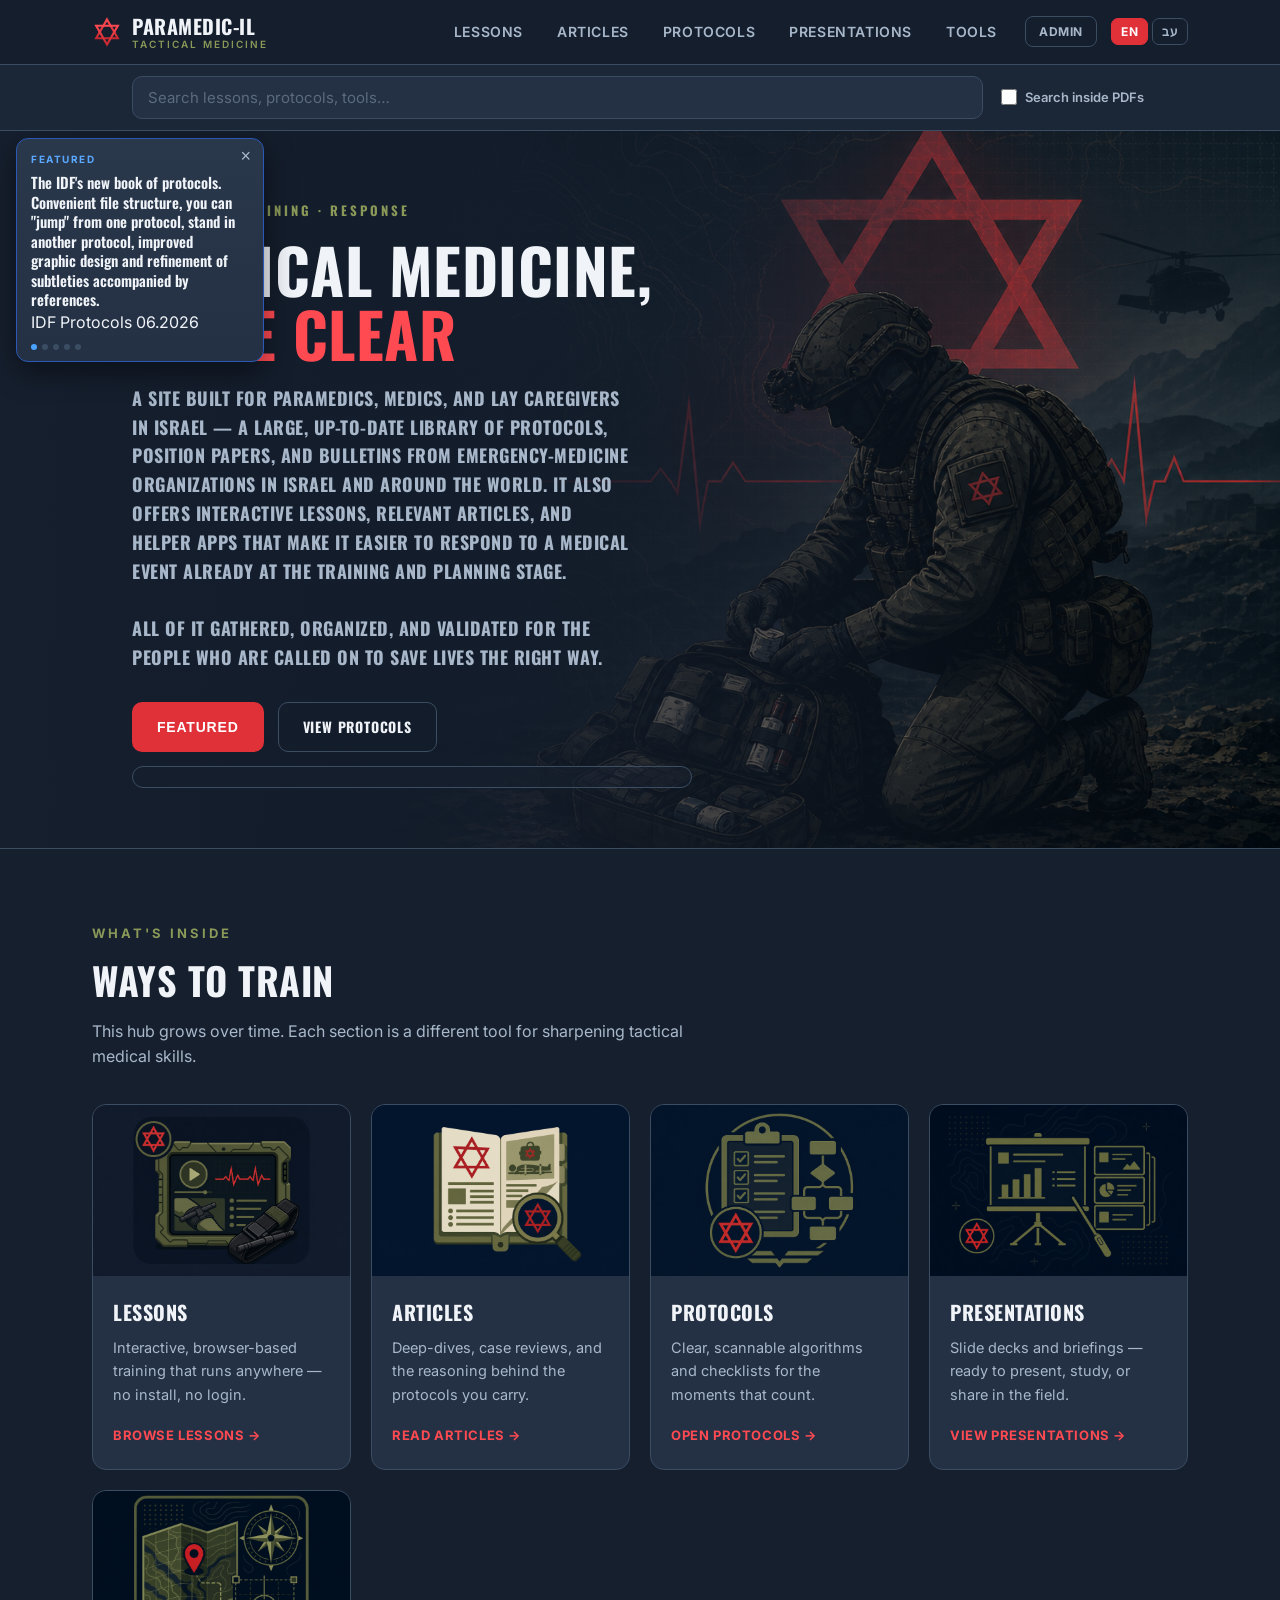
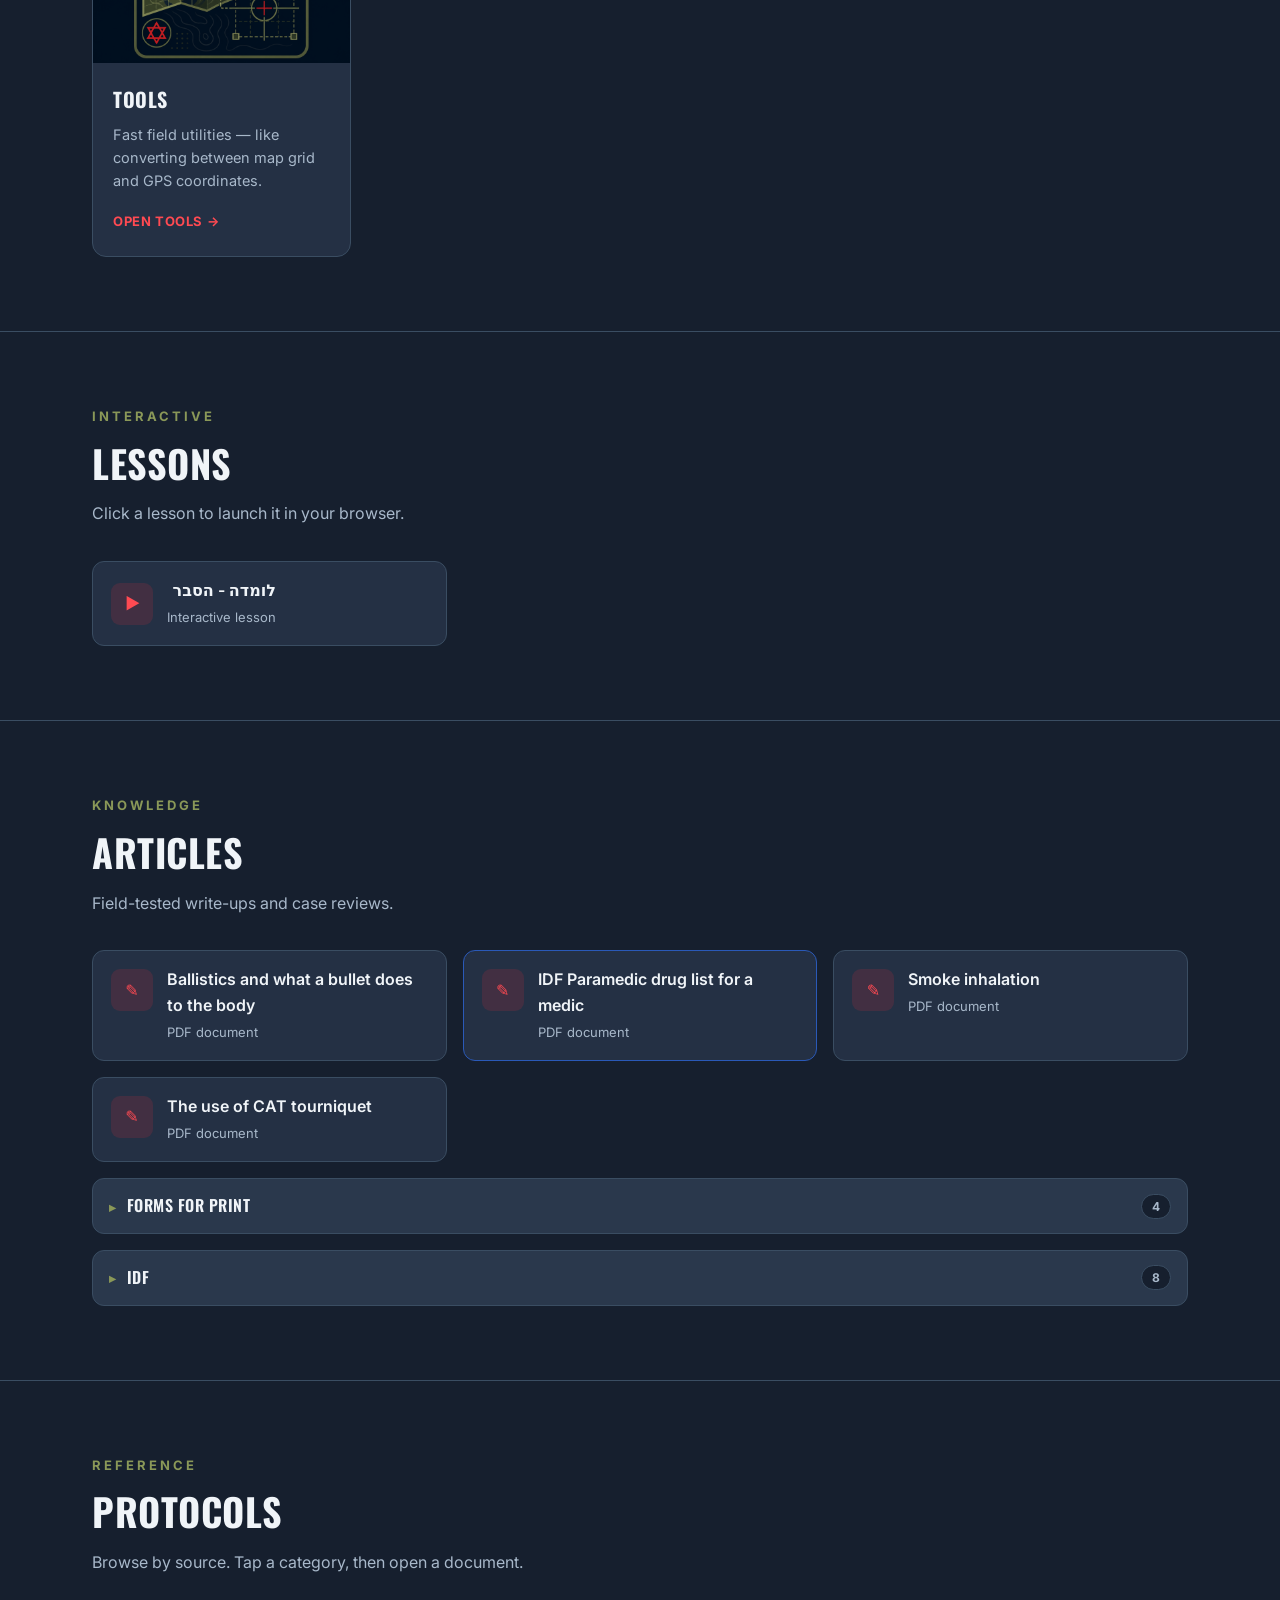
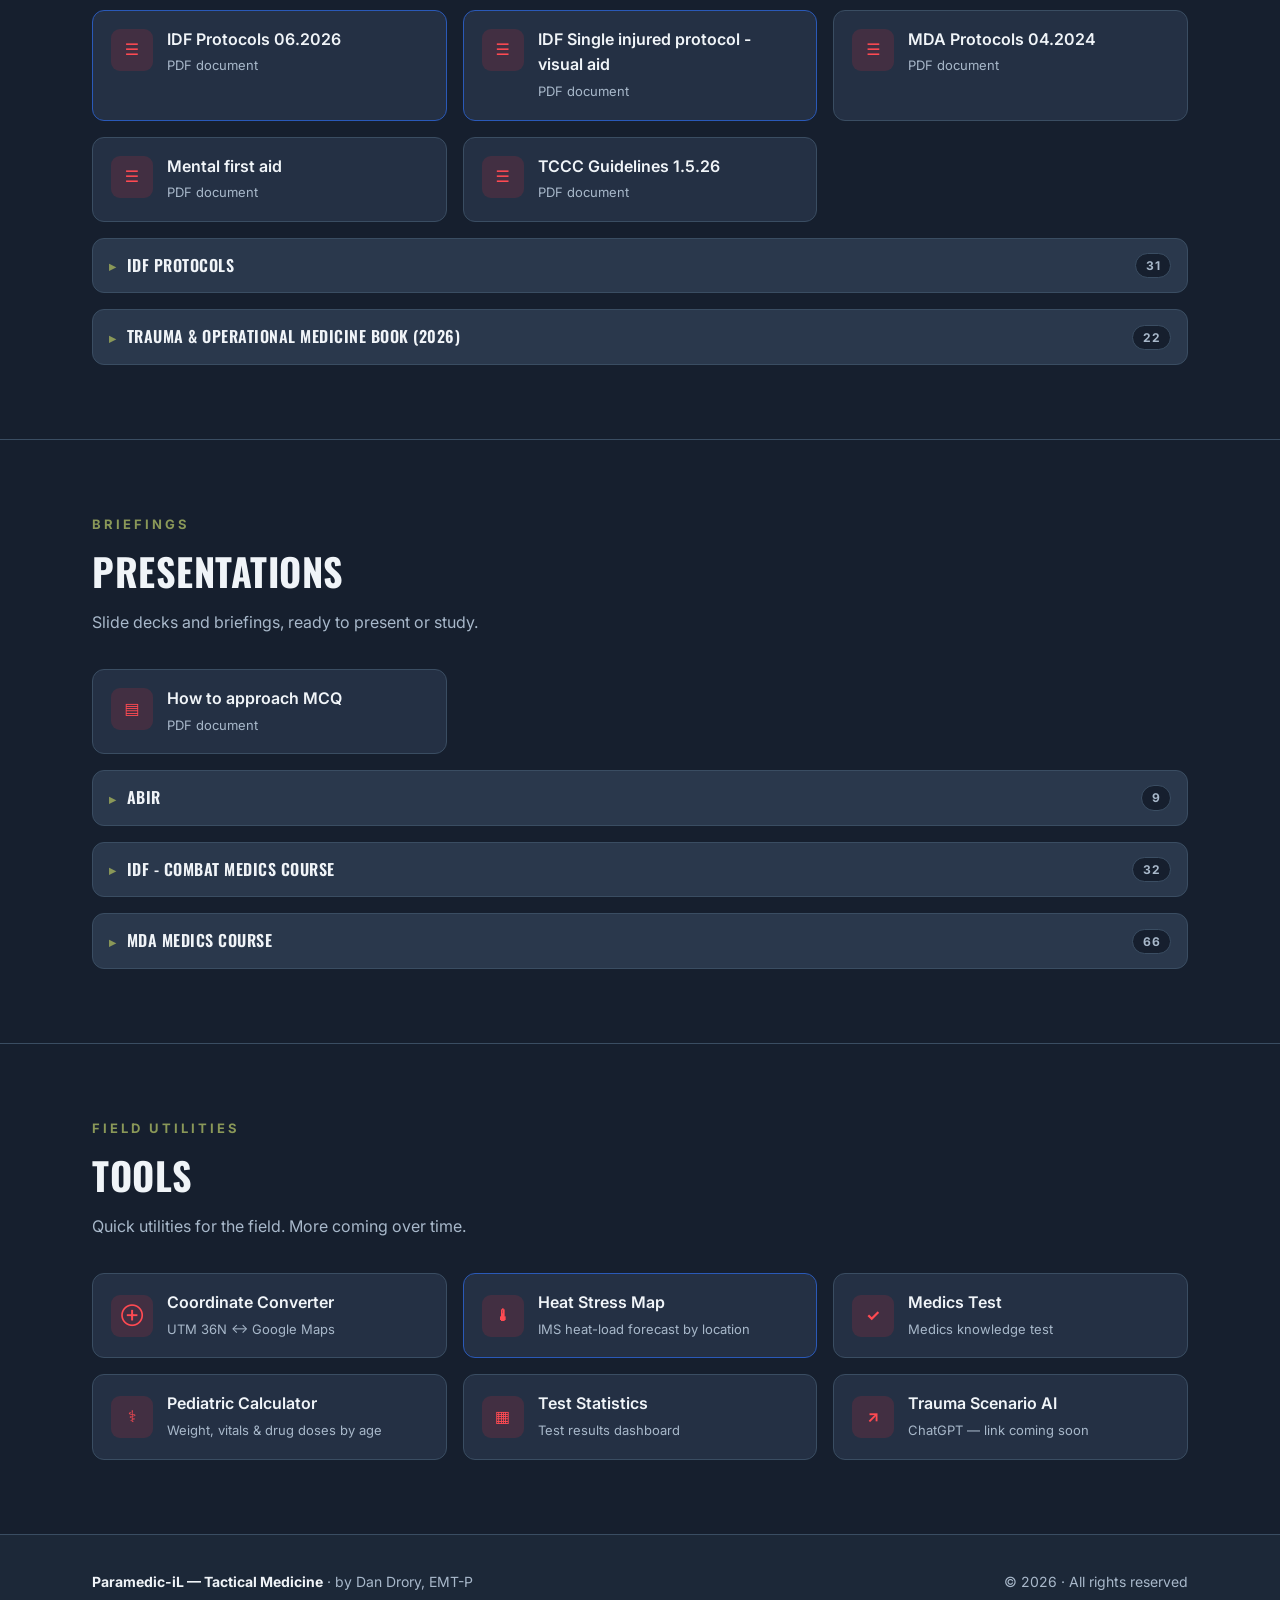
<file: index.html>
<!DOCTYPE html>
<html lang="en">
<head>
  <meta charset="UTF-8" />
  <meta name="viewport" content="width=device-width, initial-scale=1.0, viewport-fit=cover" />
  <title>Paramedic-iL — Tactical Medicine</title>
  <meta name="description" content="Tactical medicine training: interactive lessons, articles, and field protocols by Dan Drory, EMT-P." />
  <link rel="icon" href="assets/favicon.ico?v=3" sizes="any" />
  <link rel="icon" type="image/svg+xml" href="assets/logo.svg?v=3" />
  <link rel="apple-touch-icon" href="assets/apple-touch-icon.png?v=3" />
  <link rel="mask-icon" href="assets/logo.svg?v=3" color="#e83540" />
  <link rel="preconnect" href="https://fonts.googleapis.com" />
  <link rel="preconnect" href="https://fonts.gstatic.com" crossorigin />
  <link href="https://fonts.googleapis.com/css2?family=Oswald:wght@500;600;700&family=Inter:wght@400;500;600&family=Heebo:wght@400;600;700&display=swap" rel="stylesheet" />
  <link href="https://fonts.googleapis.com/css2?family=Material+Symbols+Outlined:opsz,wght,FILL,GRAD@20..48,100..700,0..1,-50..0" rel="stylesheet" />
  <style>
    :root{
      --bg:#161f2e; --bg2:#1c2838; --panel:#243044; --panel2:#2a384c;
      --line:#3a4d62; --text:#f0f4f8; --muted:#a8b8ca;
      --olive:#8a9858; --olive-dim:#6d7848; --red:#e03038; --red-bright:#ff4a52;
      --bg-rgb:22,31,46; --bg2-rgb:28,40,56; --red-rgb:224,48,56;
      --site-pad:22px; --brand-mark:30px; --brand-gap:10px;
      --radius:14px;
    }
    *{box-sizing:border-box;margin:0;padding:0}
    html{scroll-behavior:smooth}
    body{
      font-family:"Inter",system-ui,sans-serif; color:var(--text);
      background:var(--bg); line-height:1.6;
    }
    h1,h2,h3,.brand{font-family:"Oswald",sans-serif;letter-spacing:.5px}
    a{color:inherit;text-decoration:none}
    img{display:block;max-width:100%}
    .wrap{max-width:1140px;margin:0 auto;padding:0 22px}

    /* ---------- NAV ---------- */
    header.nav{
      position:sticky;top:0;z-index:60;
      background:rgba(var(--bg-rgb),.90);backdrop-filter:blur(10px);
      border-bottom:1px solid var(--line);
    }
    .nav-inner{display:flex;align-items:center;justify-content:space-between;height:64px;gap:12px}
    .brand{display:flex;align-items:center;gap:10px;font-size:20px;font-weight:700;text-transform:uppercase}
    .brand .mark{width:30px;height:30px;flex:0 0 auto}
    .brand-lines{display:inline-flex;flex-direction:column;align-items:flex-start;line-height:1.15}
    .brand-title{display:block;line-height:1.2}
    .brand small{display:block;font-family:"Inter";font-size:10px;letter-spacing:2px;color:var(--olive);font-weight:600;
      margin:0;padding:0;line-height:1.3}
    .nav-right{display:flex;align-items:center;gap:14px}
    nav.links{display:flex;gap:6px}
    nav.links a{
      padding:8px 14px;border-radius:8px;font-weight:600;font-size:14px;color:var(--muted);
      text-transform:uppercase;letter-spacing:.6px;transition:.15s;
    }
    nav.links a:hover{color:var(--text);background:var(--panel)}

    /* language toggle */
    .lang{display:flex;align-items:center;gap:4px;flex:0 0 auto}
    .lang button{background:none;border:1px solid var(--line);color:var(--muted);
      padding:5px 9px;border-radius:7px;cursor:pointer;font-family:"Inter",sans-serif;
      font-weight:700;font-size:12px;letter-spacing:.5px;transition:.15s}
    .lang button:hover{color:var(--text)}
    .lang button.active{background:var(--red);color:#fff;border-color:var(--red)}

    /* ---------- SEARCH BAR ---------- */
    .searchbar{position:sticky;top:64px;z-index:55;background:rgba(var(--bg2-rgb),.94);
      backdrop-filter:blur(10px);border-bottom:1px solid var(--line)}
    .search-inner{display:flex;align-items:center;gap:14px;padding-block:11px;position:relative;flex-wrap:wrap}
    @media (min-width:821px){
      /* Match PARAMEDIC-IL inset (site pad + logo + gap); same on both sides */
      .search-inner{padding-inline:calc(var(--site-pad) + var(--brand-mark) + var(--brand-gap))}
    }
    #searchBox{flex:1 1 280px;min-width:200px;font-family:"Inter",sans-serif;font-size:15px;
      padding:11px 15px;border-radius:10px;background:var(--panel);border:1px solid var(--line);color:var(--text)}
    #searchBox:focus{outline:none;border-color:var(--olive)}
    #searchBox::placeholder{color:#5b6b7e}
    .pdfopt{display:flex;align-items:center;gap:8px;color:var(--muted);font-size:13px;
      font-weight:600;cursor:pointer;white-space:nowrap;user-select:none;padding:2px 4px}
    .pdfopt input{width:16px;height:16px;accent-color:var(--red);cursor:pointer}
    .search-results{position:absolute;top:calc(100% + 6px);left:0;right:0;z-index:70;
      background:var(--panel);border:1px solid var(--line);border-radius:12px;overflow:hidden;
      box-shadow:0 22px 50px rgba(0,0,0,.5);display:none;max-height:60vh;overflow-y:auto}
    .search-results.show{display:block}
    .sr-row{display:flex;align-items:center;gap:12px;padding:12px 16px;border-bottom:1px solid var(--line);transition:.12s}
    .sr-row:last-child{border-bottom:none}
    .sr-row:hover{background:var(--panel2)}
    .sr-row .tag{flex:0 0 auto;font-size:10px;font-weight:700;letter-spacing:.5px;text-transform:uppercase;
      padding:3px 8px;border-radius:999px;background:rgba(var(--red-rgb),.18);color:var(--red-bright)}
    .sr-row .nm{min-width:0;font-weight:600}
    .sr-row .nm small{display:block;color:var(--muted);font-weight:400;font-size:12px;
      white-space:nowrap;overflow:hidden;text-overflow:ellipsis}
    .sr-note{padding:12px 16px;color:var(--muted);font-size:13px;font-style:italic}

    /* ---------- HERO ---------- */
    .hero{position:relative;min-height:74vh;display:flex;align-items:center;overflow:hidden}
    /* .wrap is a flex child — without width:100% it shrink-wraps content and centers under the nav */
    .hero > .wrap{width:100%}
    .hero::after{content:"";position:absolute;inset:0;
      background:linear-gradient(90deg,var(--bg) 0%,color-mix(in srgb,var(--bg) 82%,transparent) 38%,color-mix(in srgb,var(--bg) 48%,transparent) 66%,transparent 100%);}
    .hero img.bg{position:absolute;inset:0;width:100%;height:100%;object-fit:cover;object-position:right center}
    /* Reuse .brand flex row; invisible .mark reserves the same space as the header logo */
    .hero-brand-row.brand{align-items:flex-start}
    .hero-brand-row .mark.invisible{visibility:hidden;pointer-events:none}
    .hero .content{flex:1 1 auto;min-width:0;position:relative;z-index:2;max-width:820px;padding:60px 0}
    .eyebrow{display:inline-flex;align-items:center;gap:8px;position:relative;color:var(--olive);font-weight:700;
      text-transform:uppercase;letter-spacing:3px;font-size:13px;margin-bottom:16px}
    .eyebrow::before{content:"";position:absolute;inset-inline-start:calc(-1 * (var(--brand-mark) + var(--brand-gap)));
      top:50%;transform:translateY(-50%);width:var(--brand-mark);height:2px;background:var(--red)}
    .hero h1{font-size:clamp(36px,6vw,62px);line-height:1.04;text-transform:uppercase}
    .hero h1 .accent{color:var(--red-bright)}
    .hero p{color:var(--muted);font-size:clamp(15px,2.2vw,18px);line-height:1.6;margin:18px 0 30px;max-width:500px}
    .cta{display:flex;gap:14px;flex-wrap:wrap}
    .btn{display:inline-flex;align-items:center;gap:9px;padding:13px 24px;border-radius:10px;
      font-weight:700;text-transform:uppercase;letter-spacing:.8px;font-size:14px;transition:.15s;border:1px solid transparent}
    .btn-primary{background:var(--red);color:#fff}
    .btn-primary:hover{background:var(--red-bright);transform:translateY(-2px)}
    .btn-ghost{border-color:var(--line);color:var(--text);background:transparent}
    .btn-ghost:hover{border-color:var(--olive);background:var(--panel2)}

    /* ---------- SECTIONS ---------- */
    section{padding:74px 0;border-top:1px solid var(--line)}
    .sec-head{margin-bottom:34px}
    .sec-head .kicker{color:var(--olive);font-weight:700;text-transform:uppercase;letter-spacing:3px;font-size:13px}
    .sec-head h2{font-size:clamp(26px,4vw,38px);text-transform:uppercase;margin-top:6px}
    .sec-head p{color:var(--muted);max-width:640px;margin-top:8px}

    /* function cards */
    .grid3{display:grid;grid-template-columns:repeat(auto-fit,minmax(240px,1fr));gap:20px}
    .fcard{background:var(--panel);border:1px solid var(--line);border-radius:var(--radius);overflow:hidden;
      transition:.18s;display:flex;flex-direction:column}
    .fcard:hover{transform:translateY(-4px);border-color:var(--olive);box-shadow:0 18px 40px rgba(0,0,0,.4)}
    .fcard .thumb{aspect-ratio:3/2;background:var(--bg2);overflow:hidden}
    .fcard .thumb img{width:100%;height:100%;object-fit:cover;transition:.3s}
    .fcard:hover .thumb img{transform:scale(1.05)}
    .fcard .body{padding:20px 20px 22px}
    .fcard h3{font-size:20px;text-transform:uppercase}
    .fcard p{color:var(--muted);font-size:14.5px;margin:8px 0 16px}
    .fcard .go{color:var(--red-bright);font-weight:700;text-transform:uppercase;letter-spacing:.6px;font-size:13px}

    /* category chips */
    .cats{display:flex;flex-wrap:wrap;gap:8px;margin-bottom:22px}
    .chip{background:var(--panel);border:1px solid var(--line);color:var(--muted);
      padding:8px 16px;border-radius:999px;font-family:"Inter",sans-serif;font-weight:700;font-size:13px;
      letter-spacing:.4px;cursor:pointer;transition:.15s}
    .chip:hover{color:var(--text);border-color:var(--olive)}
    .chip.active{background:var(--red);color:#fff;border-color:var(--red)}

    /* list items (lessons/articles/protocols/tools) */
    .items{display:grid;grid-template-columns:repeat(auto-fill,minmax(280px,1fr));gap:16px}
    .item{display:flex;align-items:center;gap:14px;background:var(--panel);border:1px solid var(--line);
      border-radius:12px;padding:16px 18px;transition:.15s}
    .item:hover{border-color:var(--olive);background:var(--panel2);transform:translateY(-2px)}
    .item .ic{width:42px;height:42px;border-radius:9px;flex:0 0 auto;display:grid;place-items:center;
      background:rgba(var(--red-rgb),.16);color:var(--red-bright);font-weight:700}
    .item .ic.code{font-size:12px;letter-spacing:0}
    .item .meta{min-width:0}
    .item .meta strong{display:block;font-weight:600;white-space:nowrap;overflow:hidden;text-overflow:ellipsis}
    .item .meta span{color:var(--muted);font-size:13px}
    .item.doc{align-items:flex-start}
    .item.doc .ic{margin-top:2px}
    .item.doc .meta strong{white-space:normal;overflow:visible;text-overflow:clip}
    .item.featured{border-color:#2a59b8;animation:featGlow 1.8s ease-in-out infinite}
    .item.featured:hover{border-color:#4aa3ff;transform:translateY(-2px)}
    @keyframes featGlow{
      0%,100%{border-color:#15306e;box-shadow:0 0 0 0 rgba(74,163,255,0)}
      50%{border-color:#4aa3ff;box-shadow:0 0 14px 1px rgba(74,163,255,.45)}
    }
    @media (prefers-reduced-motion:reduce){.item.featured{animation:none;border-color:#4aa3ff}}
    .empty{color:var(--muted);font-style:italic;border:1px dashed var(--line);border-radius:12px;
      padding:24px;text-align:center}
    .empty .tag{display:inline-block;background:var(--olive-dim);color:#fff;font-size:11px;font-weight:700;
      letter-spacing:1px;text-transform:uppercase;padding:3px 10px;border-radius:999px;margin-bottom:8px}

    /* ---------- FOLDERS ---------- */
    .listwrap{display:flex;flex-direction:column;gap:16px}
    .listwrap .items{margin:0}
    .folder{border:1px solid var(--line);border-radius:12px;background:var(--panel2);overflow:hidden}
    .folder>summary{cursor:pointer;padding:14px 16px;font-family:"Oswald",sans-serif;font-weight:600;
      letter-spacing:.5px;list-style:none;display:flex;align-items:center;gap:10px;user-select:none;
      text-transform:uppercase;font-size:16px}
    .folder>summary::-webkit-details-marker{display:none}
    .folder>summary::before{content:"▸";color:var(--olive);font-size:13px;transition:transform .15s}
    .folder[open]>summary::before{transform:rotate(90deg)}
    .folder>summary:hover{color:var(--text);background:var(--panel)}
    .folder .fname{min-width:0;overflow:hidden;text-overflow:ellipsis;white-space:nowrap}
    .folder .fcount{margin-inline-start:auto;background:var(--bg);border:1px solid var(--line);color:var(--muted);
      font-family:"Inter",sans-serif;font-size:12px;font-weight:700;padding:2px 10px;border-radius:999px;text-transform:none}
    .folder .items{padding:4px 14px 16px}
    [dir="rtl"] .folder>summary{letter-spacing:normal;text-transform:none}
    [dir="rtl"] .folder>summary::before{content:"◂"}
    [dir="rtl"] .folder[open]>summary::before{transform:rotate(-90deg)}

    /* ---------- ADMIN ---------- */
    .admin-btn{background:none;border:1px solid var(--line);color:var(--muted);
      padding:7px 13px;border-radius:8px;cursor:pointer;font-family:"Inter",sans-serif;
      font-weight:700;font-size:12px;letter-spacing:.6px;text-transform:uppercase;transition:.15s;white-space:nowrap}
    .admin-btn:hover{color:var(--text);border-color:var(--olive)}
    .admin-btn.on{border-color:var(--olive);color:var(--olive);background:rgba(125,138,79,.12)}

    /* drag-and-drop upload zones (admins only) */
    .dropzone{border:2px dashed var(--olive-dim);border-radius:12px;padding:22px;margin-bottom:18px;
      text-align:center;color:var(--muted);font-weight:600;font-size:14px;cursor:pointer;
      background:rgba(125,138,79,.05);transition:.15s}
    .dropzone:hover{border-color:var(--olive);color:var(--text)}
    .dropzone.drag{border-color:var(--red-bright);background:rgba(var(--red-rgb),.12);color:var(--text)}
    .dropzone .dz-ic{font-size:22px;display:block;margin-bottom:6px;color:var(--olive)}

    /* modal / dialog system */
    .modal-back{position:fixed;inset:0;z-index:200;background:rgba(5,8,13,.72);backdrop-filter:blur(4px);
      display:none;align-items:center;justify-content:center;padding:20px}
    .modal-back.show{display:flex}
    .modal{background:var(--panel);border:1px solid var(--line);border-radius:16px;width:100%;max-width:420px;
      box-shadow:0 30px 70px rgba(0,0,0,.6);overflow:hidden}
    .modal-head{padding:20px 22px 0}
    .modal-head h3{font-size:22px;text-transform:uppercase}
    .modal-head p{color:var(--muted);font-size:13.5px;margin-top:6px}
    .modal-body{padding:18px 22px 22px;display:flex;flex-direction:column;gap:14px}
    .field label{display:block;font-size:12px;font-weight:700;letter-spacing:.5px;text-transform:uppercase;
      color:var(--muted);margin-bottom:6px}
    .field input,.field select,.field textarea{width:100%;font-family:"Inter",sans-serif;font-size:15px;padding:11px 13px;
      border-radius:9px;background:var(--bg);border:1px solid var(--line);color:var(--text)}
    .field textarea{resize:vertical;line-height:1.5}
    .field input:focus,.field select:focus,.field textarea:focus{outline:none;border-color:var(--olive)}
    .btn.btn-sm{padding:8px 12px;font-size:13px;align-self:flex-start;flex:0 0 auto}
    .modal .row{display:flex;gap:10px;flex-wrap:wrap}
    .modal .row .btn{flex:1 1 auto;justify-content:center;cursor:pointer}
    .modal-msg{font-size:13.5px;font-weight:600;min-height:18px}
    .modal-msg.err{color:var(--red-bright)}
    .modal-msg.ok{color:var(--olive)}
    .modal-x{position:absolute;top:14px;right:16px;background:none;border:none;color:var(--muted);
      font-size:24px;cursor:pointer;line-height:1}
    .modal-x:hover{color:var(--text)}
    [dir="rtl"] .modal-x{right:auto;left:16px}
    /* medics-test admin editor */
    .modal.wide{max-width:780px}
    .modal.wide .modal-body{max-height:80vh;overflow:auto}
    .test-status{display:flex;align-items:center;gap:12px;justify-content:space-between;
      background:var(--panel2);border:1px solid var(--line);border-radius:10px;padding:12px 14px}
    .test-status .tpill{font-size:14px;font-weight:700}
    .test-status .tpill.open{color:var(--olive)}
    .test-status .tpill.closed{color:var(--red-bright)}
    .test-qhead{display:flex;align-items:baseline;gap:10px;justify-content:space-between;flex-wrap:wrap}
    .test-qhead strong{font-size:13px;text-transform:uppercase;letter-spacing:.5px}
    .test-qhead .hint2{color:var(--muted);font-size:12px}
    .qedit-wrap{max-height:46vh;overflow:auto;border:1px solid var(--line);border-radius:10px}
    .qedit{width:100%;border-collapse:collapse;font-size:13px}
    .qedit th{position:sticky;top:0;z-index:1;background:var(--panel2);color:var(--muted);font-weight:700;
      font-size:11px;text-transform:uppercase;letter-spacing:.4px;padding:7px 8px;text-align:start;
      border-bottom:1px solid var(--line);white-space:nowrap}
    .qedit td{border-bottom:1px solid var(--line);padding:3px;vertical-align:top}
    .qedit td.qn{color:var(--muted);text-align:center;width:30px;padding-top:9px}
    .qedit td.qx{width:34px;text-align:center}
    .qcell{width:100%;min-width:120px;background:var(--bg);color:var(--text);border:1px solid transparent;
      border-radius:6px;font-family:inherit;font-size:13px;padding:6px 7px;resize:none;overflow:hidden;line-height:1.4}
    .qcell:focus{border-color:var(--olive);outline:none;background:var(--panel)}
    .qdel{background:none;border:none;color:var(--red-bright);font-size:18px;cursor:pointer;line-height:1;padding:4px 6px}
    .qdel:hover{color:#fff}
    /* themed confirm dialog (replaces the browser's native confirm) */
    .confirm-layer{position:absolute;inset:0;z-index:10;display:flex;align-items:center;justify-content:center;
      background:rgba(5,8,13,.6);backdrop-filter:blur(2px);border-radius:16px;padding:18px}
    .confirm-card{background:var(--panel2);border:1px solid var(--line);border-radius:14px;width:100%;max-width:320px;
      box-shadow:0 24px 60px rgba(0,0,0,.55);padding:20px}
    .confirm-card p{font-size:15px;font-weight:600;line-height:1.45;margin-bottom:16px}
    .confirm-card .row{display:flex;gap:10px}
    .confirm-card .row .btn{flex:1 1 auto;justify-content:center;cursor:pointer}
    /* admin right-click context menu */
    .ctx-menu{position:fixed;z-index:300;background:var(--panel2);border:1px solid var(--line);border-radius:11px;
      box-shadow:0 18px 44px rgba(0,0,0,.55);padding:6px;min-width:168px}
    .ctx-menu button{display:flex;align-items:center;gap:10px;width:100%;background:none;border:none;color:var(--text);
      cursor:pointer;font-family:"Inter",sans-serif;font-size:14px;font-weight:600;padding:9px 11px;border-radius:7px;text-align:left}
    .ctx-menu button:hover{background:var(--panel)}
    .ctx-menu button.danger{color:var(--red-bright)}
    .ctx-menu button.danger:hover{background:rgba(var(--red-rgb),.14)}
    .ctx-menu .material-symbols-outlined{font-size:18px;color:inherit}
    [dir="rtl"] .ctx-menu button{text-align:right}

    /* ---------- promoted slideshow box ---------- */
    .promo{
      position:fixed;top:138px;left:16px;z-index:54;width:248px;max-width:calc(100vw - 32px);
      background:linear-gradient(180deg,var(--panel2),var(--panel));
      border:1.6px solid #2a59b8;
      border-radius:12px;padding:12px 14px 11px;box-shadow:0 10px 30px rgba(0,0,0,.45);
      animation:promoGlow 1.8s ease-in-out infinite;
    }
    [dir="rtl"] .promo{left:auto;right:16px}
    @keyframes promoGlow{
      0%,100%{border-color:#15306e;box-shadow:0 10px 30px rgba(0,0,0,.45),0 0 0 0 rgba(74,163,255,0)}
      50%{border-color:#4aa3ff;box-shadow:0 10px 30px rgba(0,0,0,.45),0 0 16px 2px rgba(74,163,255,.5)}
    }
    @media (prefers-reduced-motion:reduce){.promo{animation:none;border-color:#4aa3ff}}
    .promo .promo-x{position:absolute;top:6px;right:8px;background:none;border:none;color:var(--muted);
      font-size:18px;line-height:1;cursor:pointer;padding:2px 4px}
    [dir="rtl"] .promo .promo-x{right:auto;left:8px}
    .promo .promo-x:hover{color:var(--text)}
    .promo .promo-tag{font-size:10px;letter-spacing:1.5px;text-transform:uppercase;color:#5aa8ff;font-weight:700;margin-bottom:6px}
    .promo .promo-item{display:block;font-family:"Oswald",sans-serif;font-weight:600;font-size:15px;line-height:1.3;
      color:var(--text);padding-right:14px}
    [dir="rtl"] .promo .promo-item{padding-right:0;padding-left:14px}
    .promo .promo-item:hover{color:#5aa8ff}
    .promo .promo-dots{display:flex;gap:5px;margin-top:9px}
    .promo .promo-dots i{width:6px;height:6px;border-radius:50%;background:var(--line)}
    .promo .promo-dots i.on{background:#4aa3ff}
    @media (max-width:760px){
      .promo{top:auto;bottom:14px;left:14px;right:14px;width:auto}
      [dir="rtl"] .promo{left:14px;right:14px}
    }

    /* ---------- hero "Featured" expander ---------- */
    .btn.open{box-shadow:0 0 0 2px rgba(74,163,255,.5) inset}
    .feat-list{margin-top:14px;max-width:560px;display:flex;flex-direction:column;gap:8px;
      background:color-mix(in srgb,var(--bg) 55%,transparent);border:1px solid var(--line);border-radius:12px;padding:10px}
    .feat-row{display:block;background:var(--panel);border:1px solid var(--line);border-radius:10px;
      padding:10px 13px;transition:.15s}
    .feat-row:hover{border-color:#4aa3ff;background:var(--panel2)}
    .feat-row .feat-nm{display:block;font-family:"Oswald",sans-serif;font-weight:600;font-size:14px;color:var(--text)}
    .feat-row .feat-txt{display:block;font-size:13px;color:var(--muted);margin-top:2px}
    .feat-empty{color:var(--muted);font-style:italic;padding:6px 4px;font-size:14px}

    /* ---------- stats (site visits) ---------- */
    .stat-cards{display:grid;grid-template-columns:repeat(3,1fr);gap:10px;margin-bottom:6px}
    .stat-card{background:var(--panel);border:1px solid var(--line);border-radius:11px;padding:12px;text-align:center}
    .stat-card .num{display:block;font-family:"Oswald",sans-serif;font-size:26px;font-weight:700;color:var(--text)}
    .stat-card.on .num{color:var(--red-bright)}
    .stat-card .lbl{display:block;font-size:11px;color:var(--muted);text-transform:uppercase;letter-spacing:.5px;margin-top:2px}
    .stat-sec{font-size:12px;text-transform:uppercase;letter-spacing:.6px;color:var(--muted);margin:16px 0 8px}
    .chart{display:flex;align-items:flex-end;gap:4px;height:96px;padding:4px;background:var(--panel);border:1px solid var(--line);border-radius:11px}
    .chart .bar{flex:1;display:flex;flex-direction:column;align-items:center;justify-content:flex-end;height:100%;gap:3px}
    .chart .bar span{width:100%;max-width:18px;background:linear-gradient(180deg,var(--red-bright),var(--red));border-radius:3px 3px 0 0;min-height:2px}
    .chart .bar em{font-style:normal;font-size:8px;color:var(--muted);white-space:nowrap}
    .stat-tblwrap{max-height:300px;overflow:auto;border:1px solid var(--line);border-radius:11px}
    table.stat-tbl{width:100%;border-collapse:collapse;font-size:13px}
    table.stat-tbl th{position:sticky;top:0;background:var(--panel2);color:var(--muted);font-weight:600;
      font-size:11px;text-transform:uppercase;letter-spacing:.4px;padding:8px 10px;text-align:start}
    table.stat-tbl th.r,table.stat-tbl td.r{text-align:end}
    table.stat-tbl th.c,table.stat-tbl td.c{text-align:center}
    table.stat-tbl td{padding:8px 10px;border-top:1px solid var(--line);vertical-align:middle}
    table.stat-tbl td.num{font-family:"Oswald",sans-serif;font-weight:600;color:var(--text)}
    .stat-tbl .it-nm{font-weight:600;color:var(--text)}
    .stat-tbl .it-sub{display:flex;align-items:center;gap:8px;margin-top:3px}
    .stat-tbl .it-sub .tag{font-size:10px;text-transform:uppercase;letter-spacing:.5px;color:var(--muted);
      border:1px solid var(--line);border-radius:6px;padding:1px 6px}
    .stat-tbl .it-bar{flex:1;height:5px;background:var(--line);border-radius:3px;overflow:hidden;max-width:160px}
    .stat-tbl .it-bar i{display:block;height:100%;background:linear-gradient(90deg,var(--red),var(--red-bright))}
    .stat-tbl .promo-ck{width:17px;height:17px;accent-color:var(--red-bright);cursor:pointer}

    /* Google Material Symbols (used in the admin menu) */
    .material-symbols-outlined{
      font-family:'Material Symbols Outlined';font-weight:normal;font-style:normal;font-size:21px;
      line-height:1;letter-spacing:normal;text-transform:none;display:inline-block;white-space:nowrap;
      direction:ltr;-webkit-font-feature-settings:'liga';font-feature-settings:'liga';
      -webkit-font-smoothing:antialiased;flex:0 0 auto;color:var(--olive)}
    .admin-menu .mi.danger .material-symbols-outlined{color:var(--red-bright)}
    .modal-wrap{position:relative}
    .admin-menu .mi{display:flex;align-items:center;gap:10px;width:100%;text-align:left;background:none;
      border:1px solid var(--line);border-radius:10px;padding:13px 15px;color:var(--text);cursor:pointer;
      font-family:"Inter",sans-serif;font-size:14.5px;font-weight:600;transition:.15s}
    .admin-menu .mi:hover{border-color:var(--olive);background:var(--panel2)}
    .admin-menu .mi.danger:hover{border-color:var(--red);color:var(--red-bright)}
    .admin-back{background:none;border:none;color:var(--muted);cursor:pointer;font-family:"Inter",sans-serif;
      font-weight:600;font-size:13px;padding:0;margin-bottom:2px;align-self:flex-start}
    .admin-back:hover{color:var(--text)}
    .urow{display:flex;align-items:center;gap:10px;border:1px solid var(--line);border-radius:10px;padding:11px 13px}
    .urow .uinfo{min-width:0;flex:1 1 auto}
    .urow .uinfo strong{display:block;font-weight:600;white-space:nowrap;overflow:hidden;text-overflow:ellipsis}
    .urow .uinfo span{color:var(--muted);font-size:12.5px}
    .urow .ubadge{flex:0 0 auto;font-size:10px;font-weight:700;letter-spacing:.4px;text-transform:uppercase;
      padding:3px 8px;border-radius:999px;background:rgba(125,138,79,.18);color:var(--olive)}
    .urow .ubadge.sa{background:rgba(var(--red-rgb),.18);color:var(--red-bright)}
    .urow .ubtn{flex:0 0 auto;background:none;border:1px solid var(--line);color:var(--muted);cursor:pointer;
      border-radius:8px;padding:7px 11px;font-family:"Inter",sans-serif;font-weight:700;font-size:12px;transition:.15s;white-space:nowrap}
    .urow .ubtn:hover{color:var(--text);border-color:var(--olive)}
    .urow .ubtn.danger:hover{color:var(--red-bright);border-color:var(--red)}
    .uactions{border:1px solid var(--line);border-top:none;border-radius:0 0 10px 10px;margin-top:-8px;
      padding:10px 13px;background:var(--bg);font-size:12.5px;color:var(--muted)}
    .uactions .arow{display:flex;justify-content:space-between;gap:10px;padding:4px 0;border-bottom:1px solid var(--line)}
    .uactions .arow:last-child{border-bottom:none}
    .uactions .arow .at{color:var(--muted);white-space:nowrap;font-size:11.5px}
    .mlist{display:flex;flex-direction:column;gap:8px;max-height:46vh;overflow-y:auto}
    .file-pill{display:flex;align-items:center;gap:8px;background:var(--bg);border:1px solid var(--line);
      border-radius:9px;padding:10px 13px;font-size:13.5px;color:var(--muted);word-break:break-all}

    /* ---------- FOOTER ---------- */
    footer.site{border-top:1px solid var(--line);background:var(--bg2);padding:36px 0;color:var(--muted)}
    .foot-inner{display:flex;justify-content:space-between;align-items:center;flex-wrap:wrap;gap:14px;font-size:14px}

    @media(max-width:820px){
      .wrap{padding-left:max(24px, env(safe-area-inset-left, 0px));padding-right:max(24px, env(safe-area-inset-right, 0px))}
      .search-inner{padding-block:12px 14px;gap:12px;flex-direction:column;align-items:stretch}
      #searchBox{min-width:0;padding:12px 16px;width:100%}
      .pdfopt{padding:4px 8px;align-self:flex-start}
      .grid3{grid-template-columns:1fr}
      nav.links{display:none}
      .hero{min-height:auto}
      .hero::after,[dir="rtl"] .hero::after{background:linear-gradient(180deg,color-mix(in srgb,var(--bg) 28%,transparent) 0%,color-mix(in srgb,var(--bg) 68%,transparent) 58%,var(--bg) 100%)}
      .hero .content{padding:34px 0 42px;width:auto;max-width:100%}
      .hero p{max-width:100%}
      .hero img.bg,[dir="rtl"] .hero img.bg{object-position:center top}
    }

    /* ---------- HEBREW / RTL ---------- */
    [dir="rtl"] body,
    [dir="rtl"] h1,[dir="rtl"] h2,[dir="rtl"] h3,
    [dir="rtl"] .brand,[dir="rtl"] .brand small{
      font-family:"Heebo",system-ui,sans-serif;
    }
    [dir="rtl"] h1,[dir="rtl"] h2,[dir="rtl"] h3,[dir="rtl"] .brand,[dir="rtl"] .brand small,
    [dir="rtl"] .eyebrow,[dir="rtl"] .sec-head .kicker,[dir="rtl"] nav.links a,
    [dir="rtl"] .btn,[dir="rtl"] .fcard .go,[dir="rtl"] .empty .tag{
      letter-spacing:normal;text-transform:none;
    }
    [dir="rtl"] .hero::after{
      background:linear-gradient(270deg,var(--bg) 0%,color-mix(in srgb,var(--bg) 82%,transparent) 38%,color-mix(in srgb,var(--bg) 48%,transparent) 66%,transparent 100%);
    }
    [dir="rtl"] .hero img.bg{transform:scaleX(-1);object-position:left center}
  </style>
</head>
<body>

  <header class="nav">
    <div class="wrap nav-inner">
      <a class="brand" href="#top">
        <svg class="mark" viewBox="0 0 24 24" aria-hidden="true">
          <defs>
            <linearGradient id="navStar" x1="0" y1="0" x2="0" y2="1">
              <stop offset="0" stop-color="#ff4a52"/>
              <stop offset="1" stop-color="#c42830"/>
            </linearGradient>
          </defs>
          <g fill="none" stroke="url(#navStar)" stroke-width="1.7" stroke-linejoin="miter" stroke-miterlimit="10">
            <polygon points="12,2 20.66,17 3.34,17"/>
            <polygon points="12,22 3.34,7 20.66,7"/>
          </g>
        </svg>
        <span class="brand-lines">
          <span class="brand-title">Paramedic-iL</span>
          <small data-i18n="brand.sub">Tactical Medicine</small>
        </span>
      </a>
      <div class="nav-right">
        <nav class="links">
          <a href="#lessons" data-i18n="nav.lessons">Lessons</a>
          <a href="#articles" data-i18n="nav.articles">Articles</a>
          <a href="#protocols" data-i18n="nav.protocols">Protocols</a>
          <a href="#presentations" data-i18n="nav.presentations">Presentations</a>
          <a href="#tools" data-i18n="nav.tools">Tools</a>
        </nav>
        <button type="button" id="adminBtn" class="admin-btn" onclick="__admin.openMenu()" data-i18n="admin.login">Admin</button>
        <div class="lang">
          <button type="button" data-lang="en" onclick="__setLang('en')">EN</button>
          <button type="button" data-lang="he" onclick="__setLang('he')">עב</button>
        </div>
      </div>
    </div>
  </header>

  <!-- PROMOTED (super-admin featured items) -->
  <div id="promoBox" class="promo" hidden></div>

  <!-- SEARCH -->
  <div class="searchbar">
    <div class="wrap search-inner">
      <input id="searchBox" type="search" autocomplete="off" data-i18n-ph="search.ph" placeholder="Search lessons, protocols, tools…" />
      <label class="pdfopt"><input type="checkbox" id="searchPdf" /> <span data-i18n="search.pdf">Search inside PDFs</span></label>
      <div id="searchResults" class="search-results"></div>
    </div>
  </div>

  <a id="top"></a>
  <div class="hero">
    <img class="bg" src="assets/hero.png?v=2" alt="Tactical combat medic with medical kit" />
    <div class="wrap">
      <div class="hero-brand-row brand">
        <svg class="mark invisible" viewBox="0 0 24 24" aria-hidden="true">
          <g fill="none" stroke="currentColor" stroke-width="1.7"><polygon points="12,2 20.66,17 3.34,17"/><polygon points="12,22 3.34,7 20.66,7"/></g>
        </svg>
        <div class="content">
        <span class="eyebrow" data-i18n="hero.eyebrow">Reference · Training · Response</span>
        <h1><span data-i18n="hero.title1">Tactical Medicine,</span><br><span class="accent" data-i18n="hero.title2">Made Clear</span></h1>
        <p data-i18n-html="hero.sub">A site built for paramedics, medics, and lay caregivers in Israel — a large, up-to-date library of protocols, position papers, and bulletins from emergency-medicine organizations in Israel and around the world. It also offers interactive lessons, relevant articles, and helper apps that make it easier to respond to a medical event already at the training and planning stage.<br><br>All of it gathered, organized, and validated for the people who are called on to save lives the right way.</p>
        <div class="cta">
          <button class="btn btn-primary" type="button" id="heroFeatured" data-i18n="hero.btnFeatured">Featured</button>
          <a class="btn btn-ghost" href="#protocols" data-i18n="hero.btnProtocols">View Protocols</a>
        </div>
        <div id="heroFeaturedList" class="feat-list" hidden></div>
        </div>
      </div>
    </div>
  </div>

  <!-- WHAT'S INSIDE -->
  <section id="explore">
    <div class="wrap">
      <div class="sec-head">
        <div class="kicker" data-i18n="explore.kicker">What's Inside</div>
        <h2 data-i18n="explore.title">Three Ways to Train</h2>
        <p data-i18n="explore.sub">This hub grows over time. Each section is a different tool for sharpening tactical medical skills.</p>
      </div>
      <div class="grid3">
        <a class="fcard" href="#lessons">
          <div class="thumb"><img src="assets/card-lessons.png?v=2" alt="Interactive lessons" /></div>
          <div class="body">
            <h3 data-i18n="card.lessons.title">Lessons</h3>
            <p data-i18n="card.lessons.desc">Interactive, browser-based training that runs anywhere — no install, no login.</p>
            <span class="go" data-i18n="card.lessons.go">Browse lessons →</span>
          </div>
        </a>
        <a class="fcard" href="#articles">
          <div class="thumb"><img src="assets/card-articles.png?v=2" alt="Articles" /></div>
          <div class="body">
            <h3 data-i18n="card.articles.title">Articles</h3>
            <p data-i18n="card.articles.desc">Deep-dives, case reviews, and the reasoning behind the protocols you carry.</p>
            <span class="go" data-i18n="card.articles.go">Read articles →</span>
          </div>
        </a>
        <a class="fcard" href="#protocols">
          <div class="thumb"><img src="assets/card-protocols.png?v=2" alt="Protocols" /></div>
          <div class="body">
            <h3 data-i18n="card.protocols.title">Protocols</h3>
            <p data-i18n="card.protocols.desc">Clear, scannable algorithms and checklists for the moments that count.</p>
            <span class="go" data-i18n="card.protocols.go">Open protocols →</span>
          </div>
        </a>
        <a class="fcard" href="#presentations">
          <div class="thumb"><img src="assets/card-presentations.png?v=2" alt="Presentations" /></div>
          <div class="body">
            <h3 data-i18n="card.presentations.title">Presentations</h3>
            <p data-i18n="card.presentations.desc">Slide decks and briefings — ready to present, study, or share in the field.</p>
            <span class="go" data-i18n="card.presentations.go">View presentations →</span>
          </div>
        </a>
        <a class="fcard" href="#tools">
          <div class="thumb"><img src="assets/card-tools.png?v=2" alt="Field tools" /></div>
          <div class="body">
            <h3 data-i18n="card.tools.title">Tools</h3>
            <p data-i18n="card.tools.desc">Fast field utilities — like converting between map grid and GPS coordinates.</p>
            <span class="go" data-i18n="card.tools.go">Open tools →</span>
          </div>
        </a>
      </div>
    </div>
  </section>

  <!-- LESSONS -->
  <section id="lessons">
    <div class="wrap">
      <div class="sec-head">
        <div class="kicker" data-i18n="lessons.kicker">Interactive</div>
        <h2 data-i18n="lessons.title">Lessons</h2>
        <p data-i18n="lessons.sub">Click a lesson to launch it in your browser.</p>
      </div>
      <div class="listwrap" id="lessonList"></div>
    </div>
  </section>

  <!-- ARTICLES -->
  <section id="articles">
    <div class="wrap">
      <div class="sec-head">
        <div class="kicker" data-i18n="articles.kicker">Knowledge</div>
        <h2 data-i18n="articles.title">Articles</h2>
        <p data-i18n="articles.sub">Field-tested write-ups and case reviews.</p>
      </div>
      <div class="dropzone" data-section="articles" hidden></div>
      <div class="listwrap" id="articleList"></div>
    </div>
  </section>

  <!-- PROTOCOLS -->
  <section id="protocols">
    <div class="wrap">
      <div class="sec-head">
        <div class="kicker" data-i18n="protocols.kicker">Reference</div>
        <h2 data-i18n="protocols.title">Protocols</h2>
        <p data-i18n="protocols.sub">Quick-reference algorithms and checklists for the field.</p>
      </div>
      <div class="dropzone" data-section="protocols" hidden></div>
      <div class="listwrap" id="protoList"></div>
    </div>
  </section>

  <!-- PRESENTATIONS -->
  <section id="presentations">
    <div class="wrap">
      <div class="sec-head">
        <div class="kicker" data-i18n="presentations.kicker">Briefings</div>
        <h2 data-i18n="presentations.title">Presentations</h2>
        <p data-i18n="presentations.sub">Slide decks and briefings, ready to present or study.</p>
      </div>
      <div class="dropzone" data-section="presentations" hidden></div>
      <div class="listwrap" id="presoList"></div>
    </div>
  </section>

  <!-- TOOLS -->
  <section id="tools">
    <div class="wrap">
      <div class="sec-head">
        <div class="kicker" data-i18n="tools.kicker">Field Utilities</div>
        <h2 data-i18n="tools.title">Tools</h2>
        <p data-i18n="tools.sub">Quick utilities for the field. More coming over time.</p>
      </div>
      <div class="listwrap" id="toolList"></div>
    </div>
  </section>

  <!-- ADMIN MODAL (filled by JS) -->
  <div id="modalBack" class="modal-back" aria-hidden="true">
    <div class="modal modal-wrap" role="dialog" aria-modal="true">
      <button type="button" class="modal-x" onclick="__admin.close()" aria-label="Close">&times;</button>
      <div id="modalContent"></div>
    </div>
  </div>

  <input type="file" id="adminFileInput" accept="application/pdf,.pdf" multiple hidden />

  <footer class="site">
    <div class="wrap foot-inner">
      <div><strong style="color:var(--text)">Paramedic-iL — <span data-i18n="brand.sub">Tactical Medicine</span></strong> <span data-i18n="foot.by">· by Dan Drory, EMT-P</span></div>
      <div data-i18n="foot.rights">&copy; 2026 · All rights reserved</div>
    </div>
  </footer>

  <script>
  (function () {
    /* ---------------- translations ---------------- */
    const DICT = {
      en: {
        "doc.title": "Paramedic-iL — Tactical Medicine",
        "brand.sub": "Tactical Medicine",
        "nav.lessons": "Lessons",
        "nav.articles": "Articles",
        "nav.protocols": "Protocols",
        "nav.presentations": "Presentations",
        "nav.tools": "Tools",
        "search.ph": "Search lessons, protocols, tools…",
        "search.pdf": "Search inside PDFs",
        "search.none": "No matches found.",
        "search.pdfing": "Searching inside PDFs…",
        "hero.eyebrow": "Reference · Training · Response",
        "hero.title1": "Tactical Medicine,",
        "hero.title2": "Made Clear",
        "hero.sub": "A site built for paramedics, medics, and lay caregivers in Israel — a large, up-to-date library of protocols, position papers, and bulletins from emergency-medicine organizations in Israel and around the world. It also offers interactive lessons, relevant articles, and helper apps that make it easier to respond to a medical event already at the training and planning stage.<br><br>All of it gathered, organized, and validated for the people who are called on to save lives the right way.",
        "hero.btnStart": "Start a Lesson",
        "hero.btnProtocols": "View Protocols",
        "explore.kicker": "What's Inside",
        "explore.title": "Ways to Train",
        "explore.sub": "This hub grows over time. Each section is a different tool for sharpening tactical medical skills.",
        "card.lessons.title": "Lessons",
        "card.lessons.desc": "Interactive, browser-based training that runs anywhere — no install, no login.",
        "card.lessons.go": "Browse lessons →",
        "card.articles.title": "Articles",
        "card.articles.desc": "Deep-dives, case reviews, and the reasoning behind the protocols you carry.",
        "card.articles.go": "Read articles →",
        "card.protocols.title": "Protocols",
        "card.protocols.desc": "Clear, scannable algorithms and checklists for the moments that count.",
        "card.protocols.go": "Open protocols →",
        "card.tools.title": "Tools",
        "card.tools.desc": "Fast field utilities — like converting between map grid and GPS coordinates.",
        "card.tools.go": "Open tools →",
        "card.presentations.title": "Presentations",
        "card.presentations.desc": "Slide decks and briefings — ready to present, study, or share in the field.",
        "card.presentations.go": "View presentations →",
        "lessons.kicker": "Interactive",
        "lessons.title": "Lessons",
        "lessons.sub": "Click a lesson to launch it in your browser.",
        "lessons.item1": "Interactive lesson",
        "articles.kicker": "Knowledge",
        "articles.title": "Articles",
        "articles.sub": "Field-tested write-ups and case reviews.",
        "articles.soon": "The first articles are being prepared — check back shortly.",
        "articles.empty": "No articles yet — check back soon.",
        "presentations.kicker": "Briefings",
        "presentations.title": "Presentations",
        "presentations.sub": "Slide decks and briefings, ready to present or study.",
        "presentations.empty": "No presentations yet — check back soon.",
        "protocols.kicker": "Reference",
        "protocols.title": "Protocols",
        "protocols.sub": "Browse by source. Tap a category, then open a document.",
        "proto.all": "All",
        "proto.empty": "No files in this category yet.",
        "proto.pdf": "PDF document",
        "tools.kicker": "Field Utilities",
        "tools.title": "Tools",
        "tools.sub": "Quick utilities for the field. More coming over time.",
        "tools.peds.name": "Pediatric Calculator",
        "tools.peds.desc": "Weight, vitals & drug doses by age",
        "tools.coord.name": "Coordinate Converter",
        "tools.coord.desc": "UTM 36N ↔ Google Maps",
        "tools.medtest.name": "Medics Test",
        "tools.medtest.desc": "Medics knowledge test",
        "tools.results.name": "Test Statistics",
        "tools.results.desc": "Test results dashboard",
        "tools.ai.name": "Trauma Scenario AI",
        "tools.ai.desc": "ChatGPT — link coming soon",
        "kind.lesson": "Lesson",
        "kind.protocol": "Protocol",
        "kind.tool": "Tool",
        "kind.article": "Article",
        "kind.presentation": "Presentation",
        "common.soon": "Coming Soon",
        "foot.by": "· by Dan Drory, EMT-P",
        "foot.rights": "© 2026 · All rights reserved",
        "admin.login": "Admin",
        "admin.mode": "Admin ✓",
        "admin.dz": "Drag PDFs here, or click to choose — admins only",
        "admin.loginTitle": "Admin Login",
        "admin.loginSub": "Enter your credentials to request an access code.",
        "admin.username": "Username",
        "admin.password": "Password",
        "admin.sendCode": "Send Code",
        "admin.cancel": "Cancel",
        "admin.codeTitle": "Enter Confirmation Code",
        "admin.codeSub": "A 6-digit code was emailed to the administrator. Enter it below.",
        "admin.code": "Confirmation Code",
        "admin.verify": "Verify",
        "admin.menuTitle": "Admin Panel",
        "admin.menuSub": "You are signed in as an administrator.",
        "admin.menuSubSuper": "You are signed in as a Super Admin.",
        "admin.changePw": "Change Password",
        "admin.addAdmin": "Add Admin User",
        "admin.logout": "Log Out",
        "admin.endMySession": "End my session",
        "admin.addUser": "Add user",
        "admin.addUserSub": "New users are normal admins (upload only).",
        "admin.removeUser": "Remove user",
        "admin.removeUserSub": "Remove an admin account.",
        "admin.assignSuper": "Assign Super Admin",
        "admin.assignSuperSub": "Choose who becomes a Super Admin.",
        "admin.autoSignout": "Auto sign-out period",
        "admin.autoSignoutSub": "How long admins stay signed in.",
        "admin.endUserSession": "End user session",
        "admin.endUserSessionSub": "See who is signed in and sign them out.",
        "admin.testMenu": "Medics test",
        "admin.testTitle": "Medics test",
        "admin.testSub": "Open or close the test and edit its questions.",
        "admin.testQuestions": "Questions",
        "admin.testPasteHint": "Tip: you can paste rows straight from a spreadsheet.",
        "admin.testColQ": "Question",
        "admin.testColCorrect": "Correct answer",
        "admin.testColWrong": "Wrong answer",
        "admin.testAddRow": "+ Add row",
        "admin.testClear": "Clear all",
        "admin.testSaveQ": "Save questions",
        "admin.testIsOpen": "Test is OPEN",
        "admin.testIsClosed": "Test is CLOSED",
        "admin.testOpen": "Open test",
        "admin.testClose": "Close test",
        "admin.testConfirmOpen": "Open the test for everyone?",
        "admin.testConfirmClose": "Close the test? Students won't be able to start it.",
        "admin.testConfirmClear": "Clear all questions from the editor? Nothing is saved until you press Save.",
        "admin.testConfirmSave": "Save %1 question(s)? This overwrites the test's question sheet.",
        "admin.testSavedN": "Saved %1 question(s).",
        "admin.hours": "Hours (1–8760)",
        "admin.currentTtl": "Currently: %1 hours",
        "admin.remove": "Remove",
        "admin.makeSuper": "Make Super Admin",
        "admin.isSuper": "Super Admin",
        "admin.endSession": "End session",
        "admin.noUsers": "No users.",
        "admin.noSessions": "No one is signed in.",
        "admin.noActions": "No recorded actions.",
        "admin.you": "(you)",
        "admin.loggedFor": "Signed in for %1",
        "admin.confirmRemove": "Remove user \"%1\"?",
        "admin.confirmEnd": "End this session?",
        "admin.confirmSuper": "Make \"%1\" a Super Admin?",
        "admin.confirmTitle": "Please confirm",
        "admin.yes": "Confirm",
        "admin.ctxRename": "Rename",
        "admin.ctxRemove": "Remove",
        "admin.renameTitle": "Rename",
        "admin.renameSub": "Edit the English and Hebrew name shown on the site.",
        "admin.renameFolderTitle": "Rename folder",
        "admin.renameFolderSub": "Edit the folder name shown on the site.",
        "admin.nameEn": "English name",
        "admin.nameHe": "Hebrew name",
        "admin.confirmRemoveItem": "Remove \"%1\" from the site?",
        "admin.confirmRemoveFolder": "Remove the folder \"%1\" and ALL files inside it? This cannot be undone.",
        "admin.back": "← Back",
        "role.root": "Super Admin",
        "role.admin": "Admin",
        "dur.d": "d", "dur.h": "h", "dur.m": "m", "dur.lt1m": "<1m",
        "act.login": "Signed in",
        "act.upload": "Uploaded",
        "act.changePassword": "Changed password",
        "act.addUser": "Added user",
        "act.removeUser": "Removed user",
        "act.setSuperAdmin": "Granted Super Admin",
        "act.revokeSuperAdmin": "Revoked Super Admin",
        "act.setSettings": "Changed settings",
        "act.endSession": "Ended a session",
        "act.testLock": "Changed test status",
        "act.testQuestions": "Updated test questions",
        "act.resetStats": "Reset usage stats",
        "act.promote": "Changed promotion",
        "admin.ctxPromote": "Promote on home",
        "admin.ctxUnpromote": "Remove from home",
        "admin.statsMenu": "Site visits",
        "admin.statsTitle": "Site visits & usage",
        "admin.statsSub": "Live visitors, traffic, and the most-opened files.",
        "admin.statOnline": "Online now",
        "admin.statToday": "Today",
        "admin.statTotal": "Total visits",
        "admin.statTrend": "Visits — last 14 days",
        "admin.statItems": "Opens by item (most → least)",
        "admin.statItem": "Item",
        "admin.statClicks": "Opens",
        "admin.statPromote": "Promote",
        "admin.statReset": "Reset open counts",
        "admin.statConfirmReset": "Reset all open counts to zero? Visit counts are kept.",
        "promo.featured": "Featured",
        "hero.btnFeatured": "Featured",
        "hero.featEmpty": "Nothing featured right now.",
        "admin.ctxEditPromo": "Edit promotion",
        "admin.promoTitle": "Promote on home",
        "admin.promoSub": "This text is shown for the featured item.",
        "admin.promoEnter": "Promotion text",
        "admin.promoText": "Promotion text",
        "admin.promoTranslateTo": "Translate to %1",
        "admin.promoTranslating": "Translating…",
        "admin.promoTrFail": "Translation failed — type it manually.",
        "admin.promoNoText": "Enter promotion text first.",
        "admin.promoRemove": "Remove from home",
        "lang.en": "English",
        "lang.he": "Hebrew",
        "admin.pwTitle": "Change Password",
        "admin.pwSub": "Choose a new password for your account.",
        "admin.newPw": "New Password",
        "admin.newPw2": "Confirm New Password",
        "admin.save": "Save",
        "admin.backToSite": "Back to site",
        "admin.addTitle": "Add Admin User",
        "admin.addSub": "New admins can upload files but cannot manage other admins.",
        "admin.newUser": "New Username",
        "admin.newEmail": "Email (for their login codes)",
        "admin.add": "Add Admin",
        "admin.upTitle": "File Details",
        "admin.upSub": "Add the text shown on the site for this file.",
        "admin.textEn": "English text",
        "admin.textHe": "Hebrew text",
        "admin.category": "Category",
        "admin.folder": "Folder",
        "admin.noFolder": "No folder",
        "admin.newFolder": "+ New folder…",
        "admin.folderEn": "Folder name (English)",
        "admin.folderHe": "Folder name (Hebrew)",
        "admin.folderNameReq": "Enter a folder name.",
        "admin.fileOf": "File %1 of %2",
        "admin.upload": "Upload",
        "admin.sending": "Sending…",
        "admin.uploading": "Uploading…",
        "admin.working": "Working…",
        "admin.onlyPdf": "Only PDF files are allowed.",
        "admin.notConfigured": "Backend is not configured yet. Set APPS_SCRIPT_URL in the page.",
        "admin.codeSent": "Code sent — check the administrator email.",
        "admin.uploadOk": "Uploaded. It may take ~1 min to appear for everyone.",
        "admin.saved": "Saved successfully.",
        "admin.pwMismatch": "Passwords do not match.",
        "admin.genericErr": "Something went wrong. Try again.",
        "err.bad_credentials": "Invalid username or password.",
        "err.no_admin_email": "Admin email is not set in the backend (ADMIN_EMAIL).",
        "err.email_failed": "Could not send the email. Try again.",
        "err.code_expired": "The code expired — sign in again.",
        "err.bad_code": "Incorrect code.",
        "err.session_expired": "Your session expired — sign in again.",
        "err.pw_short": "Password must be at least 6 characters.",
        "err.user_not_found": "User not found.",
        "err.not_root": "Only the owner can add admins.",
        "err.add_invalid": "Enter a username and a 6+ character password.",
        "err.user_exists": "That username already exists.",
        "err.bad_email": "Enter a valid email address.",
        "err.cant_remove_root": "The owner account cannot be removed.",
        "err.cant_remove_self": "You cannot remove yourself.",
        "err.cant_demote_root": "The owner stays a Super Admin.",
        "err.bad_ttl": "Enter a number of hours between 1 and 8760.",
        "err.bad_section": "Invalid section.",
        "err.no_file": "No file content received.",
        "err.no_text": "Add English or Hebrew text.",
        "err.no_cat": "Choose a category.",
        "err.server_error": "Server error. Try again.",
        "err.unknown_action": "Unknown request.",
        "err.item_not_found": "That item was not found.",
        "err.folder_not_found": "That folder was not found.",
        "err.test_access": "Couldn't reach the test spreadsheet. Make sure the admin script can access it.",
        "err.bad_rows": "No questions to save."
      },
      he: {
        "doc.title": "Paramedic-iL — רפואה טקטית",
        "brand.sub": "רפואה טקטית",
        "nav.lessons": "לומדות",
        "nav.articles": "מאמרים",
        "nav.protocols": "פרוטוקולים",
        "nav.presentations": "מצגות",
        "nav.tools": "כלים",
        "search.ph": "חיפוש לומדות, פרוטוקולים, כלים…",
        "search.pdf": "חיפוש בתוך קובצי PDF",
        "search.none": "לא נמצאו תוצאות.",
        "search.pdfing": "מחפש בתוך קובצי PDF…",
        "hero.eyebrow": "עיון · אימון · תגובה",
        "hero.title1": "רפואה טקטית,",
        "hero.title2": "פשוט וברור",
        "hero.sub": "אתר בנוי לפרמדיקים, חובשים ומטפלים לא מיומנים בישראל. מאגר גדול ועדכני של פרוטוקולים, דפי עמדה ואגרות של ארגוני רפואת חירום בארץ ובעולם. בנוסף ישנן לומדות אינטראקטיביות, מאמרים רלוונטיים ואפליקציות עזר שיעזרו לתת מענה לאירוע רפואי כבר בשלב האימון והתכנון.<br><br>כל אלו מרוכזים, מסודרים ומתוקפים לטובת האנשים שנדרשים להציל חיים נכון.",
        "hero.btnStart": "התחלת לומדה",
        "hero.btnProtocols": "צפייה בפרוטוקולים",
        "explore.kicker": "מה בפנים",
        "explore.title": "דרכים להתאמן",
        "explore.sub": "המרכז הזה גדל עם הזמן. כל מקטע הוא כלי אחר לחידוד מיומנויות רפואה טקטית.",
        "card.lessons.title": "לומדות",
        "card.lessons.desc": "אימון אינטראקטיבי בדפדפן שרץ בכל מקום — בלי התקנה ובלי התחברות.",
        "card.lessons.go": "← עיון בלומדות",
        "card.articles.title": "מאמרים",
        "card.articles.desc": "צלילות עומק, ניתוחי אירועים וההיגיון שמאחורי הפרוטוקולים שאתם מיישמים.",
        "card.articles.go": "← קריאת מאמרים",
        "card.protocols.title": "פרוטוקולים",
        "card.protocols.desc": "אלגוריתמים ורשימות תיוג ברורים וקלים לסריקה, לרגעים שחשובים.",
        "card.protocols.go": "← פתיחת פרוטוקולים",
        "card.tools.title": "כלים",
        "card.tools.desc": "כלי שטח מהירים — כמו המרה בין רשת מפה לקואורדינטות GPS.",
        "card.tools.go": "← פתיחת כלים",
        "card.presentations.title": "מצגות",
        "card.presentations.desc": "מצגות ותדריכים — מוכנים להצגה, ללמידה ולשיתוף בשטח.",
        "card.presentations.go": "← צפייה במצגות",
        "lessons.kicker": "אינטראקטיבי",
        "lessons.title": "לומדות",
        "lessons.sub": "לחצו על לומדה כדי להפעיל אותה בדפדפן.",
        "lessons.item1": "לומדה אינטראקטיבית",
        "articles.kicker": "ידע",
        "articles.title": "מאמרים",
        "articles.sub": "כתבות מהשטח וניתוחי אירועים.",
        "articles.soon": "המאמרים הראשונים בהכנה — חזרו בקרוב.",
        "articles.empty": "אין עדיין מאמרים — חזרו בקרוב.",
        "presentations.kicker": "תדריכים",
        "presentations.title": "מצגות",
        "presentations.sub": "מצגות ותדריכים, מוכנים להצגה או ללמידה.",
        "presentations.empty": "אין עדיין מצגות — חזרו בקרוב.",
        "protocols.kicker": "עיון",
        "protocols.title": "פרוטוקולים",
        "protocols.sub": "עיון לפי מקור. בחרו קטגוריה ואז פתחו מסמך.",
        "proto.all": "הכל",
        "proto.empty": "אין עדיין קבצים בקטגוריה זו.",
        "proto.pdf": "מסמך PDF",
        "tools.kicker": "כלי שטח",
        "tools.title": "כלים",
        "tools.sub": "כלים מהירים לשטח. עוד יתווספו עם הזמן.",
        "tools.peds.name": "מחשבון פדיאטרי",
        "tools.peds.desc": "משקל, מדדים ומינוני תרופות לפי גיל",
        "tools.coord.name": "ממיר קואורדינטות",
        "tools.coord.desc": "UTM 36N ↔ גוגל מפות",
        "tools.medtest.name": "מבחן חובשים",
        "tools.medtest.desc": "מבחן ידע לחובשים",
        "tools.results.name": "סטטיסטיקות מבחן",
        "tools.results.desc": "לוח תוצאות המבחן",
        "tools.ai.name": "תרחישי טראומה בבינה מלאכותית",
        "tools.ai.desc": "ChatGPT — קישור יתווסף בקרוב",
        "kind.lesson": "לומדה",
        "kind.protocol": "פרוטוקול",
        "kind.tool": "כלי",
        "kind.article": "מאמר",
        "kind.presentation": "מצגת",
        "common.soon": "בקרוב",
        "foot.by": "· מאת דן דרורי, פרמדיק",
        "foot.rights": "© 2026 · כל הזכויות שמורות",
        "admin.login": "ניהול",
        "admin.mode": "ניהול ✓",
        "admin.dz": "גררו קובצי PDF לכאן, או לחצו לבחירה — למנהלים בלבד",
        "admin.loginTitle": "כניסת מנהל",
        "admin.loginSub": "הזינו את פרטי ההתחברות כדי לקבל קוד גישה.",
        "admin.username": "שם משתמש",
        "admin.password": "סיסמה",
        "admin.sendCode": "שליחת קוד",
        "admin.cancel": "ביטול",
        "admin.codeTitle": "הזנת קוד אימות",
        "admin.codeSub": "קוד בן 6 ספרות נשלח לאימייל של המנהל. הזינו אותו למטה.",
        "admin.code": "קוד אימות",
        "admin.verify": "אימות",
        "admin.menuTitle": "לוח ניהול",
        "admin.menuSub": "אתם מחוברים כמנהלים.",
        "admin.menuSubSuper": "אתם מחוברים כמנהל-על.",
        "admin.changePw": "שינוי סיסמה",
        "admin.addAdmin": "הוספת מנהל",
        "admin.logout": "התנתקות",
        "admin.endMySession": "ניתוק ההתחברות שלי",
        "admin.addUser": "הוספת משתמש",
        "admin.addUserSub": "משתמשים חדשים הם מנהלים רגילים (העלאה בלבד).",
        "admin.removeUser": "הסרת משתמש",
        "admin.removeUserSub": "הסרת חשבון מנהל.",
        "admin.assignSuper": "הענקת מנהל-על",
        "admin.assignSuperSub": "בחרו מי יהפוך למנהל-על.",
        "admin.autoSignout": "משך התנתקות אוטומטית",
        "admin.autoSignoutSub": "כמה זמן מנהלים נשארים מחוברים.",
        "admin.endUserSession": "ניתוק משתמש מחובר",
        "admin.endUserSessionSub": "צפו במי שמחובר ונתקו אותו.",
        "admin.testMenu": "מבחן חובשים",
        "admin.testTitle": "מבחן חובשים",
        "admin.testSub": "פתיחה/סגירה של המבחן ועריכת השאלות.",
        "admin.testQuestions": "שאלות",
        "admin.testPasteHint": "טיפ: אפשר להדביק שורות ישירות מגיליון.",
        "admin.testColQ": "שאלה",
        "admin.testColCorrect": "תשובה נכונה",
        "admin.testColWrong": "תשובה שגויה",
        "admin.testAddRow": "+ הוספת שורה",
        "admin.testClear": "ניקוי הכל",
        "admin.testSaveQ": "שמירת שאלות",
        "admin.testIsOpen": "המבחן פתוח",
        "admin.testIsClosed": "המבחן סגור",
        "admin.testOpen": "פתיחת המבחן",
        "admin.testClose": "סגירת המבחן",
        "admin.testConfirmOpen": "לפתוח את המבחן לכולם?",
        "admin.testConfirmClose": "לסגור את המבחן? נבחנים לא יוכלו להתחיל אותו.",
        "admin.testConfirmClear": "לנקות את כל השאלות מהעורך? שום דבר לא נשמר עד שתלחצו שמירה.",
        "admin.testConfirmSave": "לשמור %1 שאלות? פעולה זו תדרוס את גיליון השאלות של המבחן.",
        "admin.testSavedN": "נשמרו %1 שאלות.",
        "admin.hours": "שעות (1–8760)",
        "admin.currentTtl": "כעת: %1 שעות",
        "admin.remove": "הסרה",
        "admin.makeSuper": "הפיכה למנהל-על",
        "admin.isSuper": "מנהל-על",
        "admin.endSession": "ניתוק",
        "admin.noUsers": "אין משתמשים.",
        "admin.noSessions": "אף אחד לא מחובר.",
        "admin.noActions": "אין פעולות מתועדות.",
        "admin.you": "(אתה)",
        "admin.loggedFor": "מחובר כבר %1",
        "admin.confirmRemove": "להסיר את המשתמש \"%1\"?",
        "admin.confirmEnd": "לנתק התחברות זו?",
        "admin.confirmSuper": "להפוך את \"%1\" למנהל-על?",
        "admin.confirmTitle": "אישור פעולה",
        "admin.yes": "אישור",
        "admin.ctxRename": "שינוי שם",
        "admin.ctxRemove": "הסרה",
        "admin.renameTitle": "שינוי שם",
        "admin.renameSub": "ערכו את השם באנגלית ובעברית שמוצג באתר.",
        "admin.renameFolderTitle": "שינוי שם תיקייה",
        "admin.renameFolderSub": "ערכו את שם התיקייה שמוצג באתר.",
        "admin.nameEn": "שם באנגלית",
        "admin.nameHe": "שם בעברית",
        "admin.confirmRemoveItem": "להסיר את \"%1\" מהאתר?",
        "admin.confirmRemoveFolder": "להסיר את התיקייה \"%1\" ואת כל הקבצים שבתוכה? לא ניתן לבטל פעולה זו.",
        "admin.back": "→ חזרה",
        "role.root": "מנהל-על",
        "role.admin": "מנהל",
        "dur.d": "ימ׳", "dur.h": "שע׳", "dur.m": "דק׳", "dur.lt1m": "פחות מדקה",
        "act.login": "התחבר",
        "act.upload": "העלה קובץ",
        "act.changePassword": "שינה סיסמה",
        "act.addUser": "הוסיף משתמש",
        "act.removeUser": "הסיר משתמש",
        "act.setSuperAdmin": "העניק מנהל-על",
        "act.revokeSuperAdmin": "ביטל מנהל-על",
        "act.setSettings": "שינה הגדרות",
        "act.endSession": "ניתק התחברות",
        "act.testLock": "שינה סטטוס מבחן",
        "act.testQuestions": "עדכן שאלות מבחן",
        "act.resetStats": "איפס נתוני שימוש",
        "act.promote": "שינה קידום",
        "admin.ctxPromote": "קידום בעמוד הבית",
        "admin.ctxUnpromote": "הסרה מעמוד הבית",
        "admin.statsMenu": "כניסות לאתר",
        "admin.statsTitle": "כניסות ושימוש באתר",
        "admin.statsSub": "מבקרים מחוברים, תנועה, והקבצים הנפתחים ביותר.",
        "admin.statOnline": "מחוברים כעת",
        "admin.statToday": "היום",
        "admin.statTotal": "סך הכניסות",
        "admin.statTrend": "כניסות — 14 הימים האחרונים",
        "admin.statItems": "פתיחות לפי פריט (מהרב למעט)",
        "admin.statItem": "פריט",
        "admin.statClicks": "פתיחות",
        "admin.statPromote": "קידום",
        "admin.statReset": "איפוס מוני פתיחות",
        "admin.statConfirmReset": "לאפס את כל מוני הפתיחות לאפס? מוני הכניסות יישמרו.",
        "promo.featured": "מומלץ",
        "hero.btnFeatured": "מומלצים",
        "hero.featEmpty": "אין כרגע תוכן מומלץ.",
        "admin.ctxEditPromo": "עריכת קידום",
        "admin.promoTitle": "קידום בעמוד הבית",
        "admin.promoSub": "הטקסט הזה יוצג עבור הפריט המומלץ.",
        "admin.promoEnter": "טקסט קידום",
        "admin.promoText": "טקסט קידום",
        "admin.promoTranslateTo": "תרגום ל%1",
        "admin.promoTranslating": "מתרגם…",
        "admin.promoTrFail": "התרגום נכשל — הקלידו ידנית.",
        "admin.promoNoText": "הזינו תחילה טקסט קידום.",
        "admin.promoRemove": "הסרה מעמוד הבית",
        "lang.en": "אנגלית",
        "lang.he": "עברית",
        "admin.pwTitle": "שינוי סיסמה",
        "admin.pwSub": "בחרו סיסמה חדשה לחשבון שלכם.",
        "admin.newPw": "סיסמה חדשה",
        "admin.newPw2": "אישור סיסמה חדשה",
        "admin.save": "שמירה",
        "admin.backToSite": "חזרה לאתר",
        "admin.addTitle": "הוספת מנהל",
        "admin.addSub": "מנהלים חדשים יכולים להעלות קבצים אך לא לנהל מנהלים אחרים.",
        "admin.newUser": "שם משתמש חדש",
        "admin.newEmail": "אימייל (לקבלת קודי התחברות)",
        "admin.add": "הוספת מנהל",
        "admin.upTitle": "פרטי הקובץ",
        "admin.upSub": "הוסיפו את הטקסט שיוצג באתר עבור הקובץ.",
        "admin.textEn": "טקסט באנגלית",
        "admin.textHe": "טקסט בעברית",
        "admin.category": "קטגוריה",
        "admin.folder": "תיקייה",
        "admin.noFolder": "ללא תיקייה",
        "admin.newFolder": "+ תיקייה חדשה…",
        "admin.folderEn": "שם התיקייה (אנגלית)",
        "admin.folderHe": "שם התיקייה (עברית)",
        "admin.folderNameReq": "הזינו שם תיקייה.",
        "admin.fileOf": "קובץ %1 מתוך %2",
        "admin.upload": "העלאה",
        "admin.sending": "שולח…",
        "admin.uploading": "מעלה…",
        "admin.working": "מעבד…",
        "admin.onlyPdf": "ניתן להעלות קובצי PDF בלבד.",
        "admin.notConfigured": "השרת עדיין לא הוגדר. הזינו APPS_SCRIPT_URL בדף.",
        "admin.codeSent": "הקוד נשלח — בדקו את אימייל המנהל.",
        "admin.uploadOk": "הועלה. ייתכן שיחלוף כדקה עד שיופיע לכולם.",
        "admin.saved": "נשמר בהצלחה.",
        "admin.pwMismatch": "הסיסמאות אינן תואמות.",
        "admin.genericErr": "משהו השתבש. נסו שוב.",
        "err.bad_credentials": "שם משתמש או סיסמה שגויים.",
        "err.no_admin_email": "כתובת אימייל המנהל לא הוגדרה בשרת (ADMIN_EMAIL).",
        "err.email_failed": "שליחת האימייל נכשלה. נסו שוב.",
        "err.code_expired": "תוקף הקוד פג — התחברו מחדש.",
        "err.bad_code": "קוד שגוי.",
        "err.session_expired": "ההתחברות פגה — התחברו מחדש.",
        "err.pw_short": "הסיסמה חייבת להיות באורך 6 תווים לפחות.",
        "err.user_not_found": "המשתמש לא נמצא.",
        "err.not_root": "רק הבעלים יכול להוסיף מנהלים.",
        "err.add_invalid": "הזינו שם משתמש וסיסמה באורך 6 תווים לפחות.",
        "err.user_exists": "שם המשתמש כבר קיים.",
        "err.bad_email": "הזינו כתובת אימייל תקינה.",
        "err.cant_remove_root": "לא ניתן להסיר את חשבון הבעלים.",
        "err.cant_remove_self": "אי אפשר להסיר את עצמך.",
        "err.cant_demote_root": "הבעלים נשאר מנהל-על.",
        "err.bad_ttl": "הזינו מספר שעות בין 1 ל-8760.",
        "err.bad_section": "מקטע לא תקין.",
        "err.no_file": "לא התקבל תוכן הקובץ.",
        "err.no_text": "הוסיפו טקסט באנגלית או בעברית.",
        "err.no_cat": "בחרו קטגוריה.",
        "err.server_error": "שגיאת שרת. נסו שוב.",
        "err.unknown_action": "בקשה לא מוכרת.",
        "err.item_not_found": "הפריט לא נמצא.",
        "err.folder_not_found": "התיקייה לא נמצאה.",
        "err.test_access": "לא ניתן לגשת לגיליון המבחן. ודאו שלסקריפט הניהול יש הרשאה אליו.",
        "err.bad_rows": "אין שאלות לשמירה."
      }
    };

    /* ---------------- config ---------------- */
    // Paste the deployed Google Apps Script Web App URL between the quotes below.
    // Until you do, the Admin login button is hidden and uploads are disabled.
    const APPS_SCRIPT_URL = "https://script.google.com/macros/s/AKfycbyxupc2Nmll6NOoIXmegBI0rn5Ia0TOLbLbkcP-QbOydrP8aUdWFxrwWbKdHEHEf6nN/exec";

    /* ---------------- data ---------------- */
    // Known protocol categories (used for chip ordering + Hebrew labels).
    const PCATS = ["AHA", "IDF", "MDA", "TCCC"];
    const CAT_LABEL = {
      AHA: { en: "AHA", he: "AHA" },
      IDF: { en: "IDF", he: "צה\u05f4ל" },
      MDA: { en: "MDA", he: "מד\u05f4א" },
      TCCC: { en: "TCCC", he: "TCCC" }
    };
    function catLabel(cat, lang) {
      const c = CAT_LABEL[cat];
      if (c) return c[lang] || c.en;
      return cat; // unknown / newly added category: show as-is
    }
    function catList() {
      // base categories + any extra ones found in the data, de-duplicated
      const set = PCATS.slice();
      (CONTENT.protocols || []).forEach(function (p) {
        if (p.cat && set.indexOf(p.cat) < 0) set.push(p.cat);
      });
      return set;
    }

    // Built-in defaults (used until data/content.json loads, or if it fails).
    const DEFAULT_LESSONS = [
      { id: "l_explanation", href: "lessons/explanation/index.html", icon: "▶",
        en: "לומדה - הסבר", he: "לומדה - הסבר",
        descEn: "Interactive lesson", descHe: "לומדה אינטראקטיבית" }
    ];
    const DEFAULT_TOOLS = [
      { id: "t_peds", href: "tools/pediatric-calc/index.html", icon: "⚕",
        en: "Pediatric Calculator", he: "מחשבון פדיאטרי",
        descEn: "Weight, vitals & drug doses by age", descHe: "משקל, מדדים ומינוני תרופות לפי גיל" },
      { id: "t_coord", href: "tools/coordinates/index.html", icon: "⊕",
        en: "Coordinate Converter", he: "ממיר קואורדינטות",
        descEn: "UTM 36N ↔ Google Maps", descHe: "UTM 36N ↔ גוגל מפות" },
      { id: "t_medtest", href: "tools/medics-test/index.html", icon: "✓",
        en: "Medics Test", he: "מבחן חובשים",
        descEn: "Medics knowledge test", descHe: "מבחן ידע לחובשים" },
      { id: "t_results", href: "tools/test-results/index.html", icon: "▦",
        en: "Test Statistics", he: "סטטיסטיקות מבחן",
        descEn: "Test results dashboard", descHe: "לוח תוצאות המבחן" },
      { id: "t_ai", href: "#", icon: "↗", newtab: true,
        en: "Trauma Scenario AI", he: "תרחישי טראומה בבינה מלאכותית",
        descEn: "ChatGPT — link coming soon", descHe: "ChatGPT — קישור יתווסף בקרוב" }
    ];
    const DEFAULT_CONTENT = {
      lessons: JSON.parse(JSON.stringify(DEFAULT_LESSONS)),
      tools: JSON.parse(JSON.stringify(DEFAULT_TOOLS)),
      protocols: [
        { cat: "TCCC", href: "protocols/tccc-guidelines-1.5.26.pdf",
          en: "TCCC Guidelines 1.5.26",
          he: "קווים מנחים לטיפול בפצוע במתאר לחימה של ה\u2011TCCC" },
        { cat: "MDA", href: "protocols/mda-protocols-04-2024.pdf",
          en: "MDA Protocols 04.2024",
          he: "פרוטוקולים מד\u05f4א 04.2024" },
        { cat: "IDF", href: "protocols/idf-chapter-1-unified-single-patient.pdf",
          en: "IDF - Chapter 1 - Unified protocol for a single patient",
          he: "צה\u05f4ל - פרק 1 - סכמה אחודה לטיפול בפצוע בודד" }
      ],
      articles: [],
      presentations: [],
      folders: { lessons: [], tools: [], articles: [], protocols: [], presentations: [] }
    };
    // Live content (replaced once data/content.json is fetched).
    let CONTENT = JSON.parse(JSON.stringify(DEFAULT_CONTENT));

    function getFolders(section) {
      return (CONTENT.folders && CONTENT.folders[section]) || [];
    }

    /* ---------------- helpers ---------------- */
    function getLang() { return localStorage.getItem('site_lang') || 'en'; }
    function L(k, lang) { const d = DICT[lang] || DICT.en; return d[k] != null ? d[k] : (DICT.en[k] != null ? DICT.en[k] : k); }
    function esc(s) { return String(s).replace(/&/g, '&amp;').replace(/"/g, '&quot;').replace(/</g, '&lt;').replace(/>/g, '&gt;'); }
    function nm(item, lang) { return (lang === 'he' ? item.he : item.en) || item.en || item.he; }

    /* ---------------- shared list rendering (with folders + sorting) ---------------- */
    function byName(lang) {
      return function (a, b) { return nm(a, lang).localeCompare(nm(b, lang), lang, { numeric: true }); };
    }

    // Split rows into ungrouped items + folder groups (both sorted by current language).
    function groupByFolder(section, rows, lang) {
      const folders = getFolders(section);
      const byId = {};
      folders.forEach(function (f) { byId[f.id] = f; });
      const ungrouped = [];
      const map = {};
      rows.forEach(function (p) {
        const fid = (p.folder && byId[p.folder]) ? p.folder : '';
        if (!fid) ungrouped.push(p);
        else (map[fid] = map[fid] || []).push(p);
      });
      const groups = Object.keys(map).map(function (id) { return { folder: byId[id], items: map[id] }; });
      groups.sort(function (a, b) { return nm(a.folder, lang).localeCompare(nm(b.folder, lang), lang, { numeric: true }); });
      ungrouped.sort(byName(lang));
      groups.forEach(function (g) { g.items.sort(byName(lang)); });
      return { ungrouped: ungrouped, groups: groups };
    }

    function itemsHtml(section, rows, lang, iconFor, subFor, opts) {
      opts = opts || {};
      return '<div class="items">' + rows.map(function (p) {
        const tgt = opts.targetFor
          ? (opts.targetFor(p) ? ' target="_blank" rel="noopener"' : '')
          : ' target="_blank" rel="noopener"';
        const cls = 'item' + (opts.docClass === false ? '' : ' doc') + (p.promoted ? ' featured' : '');
        const meta = '<span class="meta" dir="auto"><strong>' + esc(nm(p, lang)) + '</strong>' +
          '<span>' + esc(subFor(p)) + '</span></span>';
        return '<a class="' + cls + '" href="' + esc(p.href) + '"' + tgt +
          ' data-msection="' + esc(section) + '" data-mhref="' + esc(p.href) + '">' +
          iconFor(p) + meta + '</a>';
      }).join('') + '</div>';
    }

    function folderBlock(section, folder, innerHtml, count, lang) {
      return '<details class="folder" data-mfsection="' + esc(section) + '" data-mfid="' + esc(folder.id) + '">' +
        '<summary><span class="fname">' + esc(nm(folder, lang)) + '</span>' +
        '<span class="fcount">' + count + '</span></summary>' + innerHtml + '</details>';
    }

    // Renders a section's rows (already filtered) into the target element with folder grouping.
    function renderSection(section, listEl, rows, lang, iconFor, subFor, emptyHtml, opts) {
      if (!rows.length) { listEl.innerHTML = emptyHtml; return; }
      const grp = groupByFolder(section, rows, lang);
      let html = '';
      if (grp.ungrouped.length) html += itemsHtml(section, grp.ungrouped, lang, iconFor, subFor, opts);
      html += grp.groups.map(function (g) {
        return folderBlock(section, g.folder, itemsHtml(section, g.items, lang, iconFor, subFor, opts), g.items.length, lang);
      }).join('');
      listEl.innerHTML = html;
    }

    /* ---------------- protocols rendering ---------------- */
    // Protocols render like the other document sections: folder grouping, no category filter.
    function renderProtocols() {
      const lang = getLang();
      const list = document.getElementById('protoList');
      if (!list) return;
      const rows = (CONTENT.protocols || []).slice();
      const iconFor = function () { return '<span class="ic">☰</span>'; };
      const subFor = function () { return L("proto.pdf", lang); };
      renderSection('protocols', list, rows, lang, iconFor, subFor,
        '<div class="empty">' + esc(L("proto.empty", lang)) + '</div>');
    }

    // Generic renderer for the flat document sections (articles, presentations).
    function renderDocList(section, elId, icon, emptyKey) {
      const lang = getLang();
      const list = document.getElementById(elId);
      if (!list) return;
      const rows = (CONTENT[section] || []).slice();
      const iconFor = function () { return '<span class="ic">' + icon + '</span>'; };
      const subFor = function () { return L("proto.pdf", lang); };
      renderSection(section, list, rows, lang, iconFor, subFor,
        '<div class="empty"><div class="tag">' + esc(L("common.soon", lang)) + '</div>' +
        '<div>' + esc(L(emptyKey, lang)) + '</div></div>');
    }

    // Renderer for the app/link sections (lessons, tools): icon + name + description, no PDF/_blank by default.
    function renderLinkList(section, elId) {
      const lang = getLang();
      const list = document.getElementById(elId);
      if (!list) return;
      const rows = (CONTENT[section] || []).slice();
      const iconFor = function (p) { return '<span class="ic">' + esc(p.icon || '▸') + '</span>'; };
      const subFor = function (p) { return (lang === 'he' ? p.descHe : p.descEn) || p.descEn || p.descHe || ''; };
      renderSection(section, list, rows, lang, iconFor, subFor,
        '<div class="empty">' + esc(L('common.soon', lang)) + '</div>',
        { docClass: false, targetFor: function (p) { return !!p.newtab; } });
    }

    const PROMO_SECTIONS = ['lessons', 'protocols', 'articles', 'presentations', 'tools'];
    const PDF_SECTIONS = ['articles', 'protocols', 'presentations'];

    function allContentItems() {
      const out = [];
      PROMO_SECTIONS.forEach(function (sec) {
        (CONTENT[sec] || []).forEach(function (it) {
          out.push({ section: sec, href: it.href, en: it.en, he: it.he, promoted: !!it.promoted });
        });
      });
      return out;
    }
    function promotedItems() {
      const out = [];
      PROMO_SECTIONS.forEach(function (sec) {
        (CONTENT[sec] || []).forEach(function (it) {
          if (it.promoted) out.push({
            section: sec, href: it.href, en: it.en, he: it.he,
            promoEn: it.promoEn || '', promoHe: it.promoHe || '',
            newtab: !!it.newtab, pdf: PDF_SECTIONS.indexOf(sec) >= 0
          });
        });
      });
      return out;
    }
    // Promotion text in the current language, falling back to the other language.
    function promoText(it, lang) {
      return (lang === 'he' ? it.promoHe : it.promoEn) || it.promoEn || it.promoHe || '';
    }
    // Unofficial Google Translate endpoint (no key, CORS-friendly). from/to: 'en'|'he'.
    function gtranslate(text, from, to) {
      const url = 'https://translate.googleapis.com/translate_a/single?client=gtx&sl=' +
        from + '&tl=' + to + '&dt=t&q=' + encodeURIComponent(text);
      return fetch(url).then(function (r) { return r.json(); }).then(function (data) {
        if (data && data[0]) return data[0].map(function (seg) { return seg[0]; }).join('');
        return '';
      });
    }

    let __promoTimer = null, __promoIdx = 0;
    function renderPromos() {
      const box = document.getElementById('promoBox');
      if (!box) return;
      if (__promoTimer) { clearInterval(__promoTimer); __promoTimer = null; }
      if (sessionStorage.getItem('pmil_promo_hidden') === '1') { box.hidden = true; box.innerHTML = ''; return; }
      const lang = getLang();
      const items = promotedItems();
      if (!items.length) { box.hidden = true; box.innerHTML = ''; return; }
      box.hidden = false;
      function show(i) {
        __promoIdx = (i + items.length) % items.length;
        const it = items[__promoIdx];
        const tgt = (it.pdf || it.newtab) ? ' target="_blank" rel="noopener"' : '';
        const ptxt = promoText(it, lang);
        box.innerHTML =
          '<button type="button" class="promo-x" id="promoX" aria-label="close">&times;</button>' +
          '<div class="promo-tag">' + esc(L('promo.featured', lang)) + '</div>' +
          '<a class="promo-item" href="' + esc(it.href) + '"' + tgt +
          ' data-msection="' + esc(it.section) + '" data-mhref="' + esc(it.href) + '" dir="auto">' +
          esc(ptxt || nm(it, lang) || it.href) + '</a>' +
          (ptxt ? '<div class="promo-name" dir="auto">' + esc(nm(it, lang) || '') + '</div>' : '') +
          (items.length > 1
            ? '<div class="promo-dots">' + items.map(function (_, k) { return '<i class="' + (k === __promoIdx ? 'on' : '') + '"></i>'; }).join('') + '</div>'
            : '');
        const x = document.getElementById('promoX');
        if (x) x.onclick = function () {
          try { sessionStorage.setItem('pmil_promo_hidden', '1'); } catch (e) { }
          box.hidden = true; box.innerHTML = '';
          if (__promoTimer) { clearInterval(__promoTimer); __promoTimer = null; }
        };
      }
      show(0);
      if (items.length > 1) __promoTimer = setInterval(function () { show(__promoIdx + 1); }, 5000);
    }

    function renderFeaturedList() {
      const wrap = document.getElementById('heroFeaturedList');
      if (!wrap) return;
      const lang = getLang();
      const items = promotedItems();
      if (!items.length) {
        wrap.innerHTML = '<div class="feat-empty">' + esc(L('hero.featEmpty', lang)) + '</div>';
        return;
      }
      wrap.innerHTML = items.map(function (it) {
        const tgt = (it.pdf || it.newtab) ? ' target="_blank" rel="noopener"' : '';
        const ptxt = promoText(it, lang);
        return '<a class="feat-row" href="' + esc(it.href) + '"' + tgt +
          ' data-msection="' + esc(it.section) + '" data-mhref="' + esc(it.href) + '" dir="auto">' +
          '<span class="feat-nm">' + esc(nm(it, lang) || it.href) + '</span>' +
          (ptxt ? '<span class="feat-txt">' + esc(ptxt) + '</span>' : '') + '</a>';
      }).join('');
    }

    function renderAll() {
      renderLinkList('lessons', 'lessonList');
      renderProtocols();
      renderDocList('articles', 'articleList', '✎', 'articles.empty');
      renderDocList('presentations', 'presoList', '▤', 'presentations.empty');
      renderLinkList('tools', 'toolList');
      renderPromos();
      const fl = document.getElementById('heroFeaturedList');
      if (fl && !fl.hidden) renderFeaturedList();
    }

    /* ---------------- search ---------------- */
    function registry() {
      const lessons = (CONTENT.lessons || []).map(function (p) {
        return { kind: "lesson", href: p.href, en: p.en, he: p.he };
      });
      const tools = (CONTENT.tools || []).map(function (p) {
        return { kind: "tool", href: p.href, en: p.en, he: p.he, newtab: !!p.newtab };
      });
      const protos = (CONTENT.protocols || []).map(function (p) {
        return { kind: "protocol", cat: p.cat, href: p.href, en: p.en, he: p.he, pdf: true };
      });
      const arts = (CONTENT.articles || []).map(function (p) {
        return { kind: "article", href: p.href, en: p.en, he: p.he, pdf: true };
      });
      const pres = (CONTENT.presentations || []).map(function (p) {
        return { kind: "presentation", href: p.href, en: p.en, he: p.he, pdf: true };
      });
      return lessons.concat(tools, protos, arts, pres);
    }

    const pdfCache = {};
    let pdfjsReady = null;
    function ensurePdfJs() {
      if (pdfjsReady) return pdfjsReady;
      pdfjsReady = new Promise(function (res, rej) {
        const s = document.createElement('script');
        s.src = 'https://cdnjs.cloudflare.com/ajax/libs/pdf.js/3.11.174/pdf.min.js';
        s.onload = function () {
          window.pdfjsLib.GlobalWorkerOptions.workerSrc =
            'https://cdnjs.cloudflare.com/ajax/libs/pdf.js/3.11.174/pdf.worker.min.js';
          res();
        };
        s.onerror = rej;
        document.head.appendChild(s);
      });
      return pdfjsReady;
    }
    async function getPdfText(url) {
      if (pdfCache[url] != null) return pdfCache[url];
      await ensurePdfJs();
      const pdf = await window.pdfjsLib.getDocument(url).promise;
      let txt = "";
      for (let i = 1; i <= pdf.numPages; i++) {
        const page = await pdf.getPage(i);
        const content = await page.getTextContent();
        txt += " " + content.items.map(function (it) { return it.str; }).join(" ");
      }
      pdfCache[url] = txt;
      return txt;
    }

    function resultRow(item, lang, snippet) {
      const tag = item.kind === "protocol" ? catLabel(item.cat, lang)
        : L("kind." + item.kind, lang);
      const tgt = (item.kind === "protocol" || item.pdf || item.newtab) ? ' target="_blank" rel="noopener"' : '';
      const sub = snippet ? '<small>' + esc(snippet) + '</small>' : '';
      return '<a class="sr-row" href="' + esc(item.href) + '"' + tgt + '>' +
        '<span class="tag">' + esc(tag) + '</span>' +
        '<span class="nm">' + esc(nm(item, lang)) + sub + '</span></a>';
    }

    function runSearch() {
      const box = document.getElementById('searchBox');
      const panel = document.getElementById('searchResults');
      const pdfOn = document.getElementById('searchPdf').checked;
      const q = box.value.trim().toLowerCase();
      const lang = getLang();
      if (!q) { panel.classList.remove('show'); panel.innerHTML = ''; return; }

      const reg = registry();
      const titleMatches = reg.filter(function (it) {
        return ((it.en || '') + ' ' + (it.he || '')).toLowerCase().indexOf(q) >= 0;
      });

      let html = titleMatches.map(function (it) { return resultRow(it, lang, ''); }).join('');
      if (!titleMatches.length && !pdfOn) html = '<div class="sr-note">' + esc(L("search.none", lang)) + '</div>';
      if (pdfOn) html += '<div class="sr-note" id="pdfStatus">' + esc(L("search.pdfing", lang)) + '</div>';
      panel.innerHTML = html;
      panel.classList.add('show');

      if (pdfOn) {
        const already = new Set(titleMatches.filter(function (i) { return i.pdf; }).map(function (i) { return i.href; }));
        const pdfItems = reg.filter(function (i) { return i.pdf && !already.has(i.href); });
        (async function () {
          for (const it of pdfItems) {
            if (box.value.trim().toLowerCase() !== q) return; // query changed -> abort
            try {
              const txt = await getPdfText(it.href);
              const low = txt.toLowerCase();
              const idx = low.indexOf(q);
              if (idx >= 0) {
                const start = Math.max(0, idx - 30);
                const snip = (start > 0 ? '…' : '') + txt.substr(start, 80).replace(/\s+/g, ' ').trim() + '…';
                const status = document.getElementById('pdfStatus');
                const row = resultRow(it, lang, snip);
                if (status) status.insertAdjacentHTML('beforebegin', row);
                else panel.insertAdjacentHTML('beforeend', row);
              }
            } catch (e) { /* ignore a single failed pdf */ }
          }
          if (box.value.trim().toLowerCase() === q) {
            const status = document.getElementById('pdfStatus');
            if (status) status.remove();
            if (!panel.querySelector('.sr-row')) {
              panel.innerHTML = '<div class="sr-note">' + esc(L("search.none", lang)) + '</div>';
            }
          }
        })();
      }
    }

    /* ---------------- i18n apply ---------------- */
    function apply(lang) {
      const d = DICT[lang] || DICT.en;
      document.documentElement.lang = lang;
      document.documentElement.dir = (lang === 'he') ? 'rtl' : 'ltr';
      if (d["doc.title"]) document.title = d["doc.title"];
      document.querySelectorAll('[data-i18n]').forEach(function (el) {
        const k = el.getAttribute('data-i18n');
        if (d[k] != null) el.textContent = d[k];
      });
      // opt-in HTML translations (allows simple markup like <br> in the value)
      document.querySelectorAll('[data-i18n-html]').forEach(function (el) {
        const k = el.getAttribute('data-i18n-html');
        if (d[k] != null) el.innerHTML = d[k];
      });
      document.querySelectorAll('[data-i18n-ph]').forEach(function (el) {
        const k = el.getAttribute('data-i18n-ph');
        if (d[k] != null) el.setAttribute('placeholder', d[k]);
      });
      document.querySelectorAll('.lang button').forEach(function (b) {
        b.classList.toggle('active', b.getAttribute('data-lang') === lang);
      });
      renderAll();
      if (window.__admin) window.__admin.refresh();
      runSearch();
    }
    window.__setLang = function (l) { localStorage.setItem('site_lang', l); apply(l); };

    /* ---------------- wire up ---------------- */
    let tmr = null;
    document.getElementById('searchBox').addEventListener('input', function () {
      clearTimeout(tmr); tmr = setTimeout(runSearch, 180);
    });
    document.getElementById('searchPdf').addEventListener('change', runSearch);
    document.addEventListener('click', function (e) {
      const panel = document.getElementById('searchResults');
      if (!e.target.closest('.search-inner')) panel.classList.remove('show');
    });
    document.getElementById('searchBox').addEventListener('focus', function () {
      if (this.value.trim()) document.getElementById('searchResults').classList.add('show');
    });
    (function () {
      const fb = document.getElementById('heroFeatured');
      if (!fb) return;
      fb.addEventListener('click', function () {
        const wrap = document.getElementById('heroFeaturedList');
        if (!wrap) return;
        const willShow = wrap.hidden;
        if (willShow) renderFeaturedList();
        wrap.hidden = !willShow;
        fb.classList.toggle('open', willShow);
      });
    })();

    /* ---------------- content loading ---------------- */
    function loadContent() {
      fetch('data/content.json?v=' + Date.now())
        .then(function (r) { return r.ok ? r.json() : null; })
        .then(function (j) {
          if (j && typeof j === 'object') {
            const f = (j.folders && typeof j.folders === 'object') ? j.folders : {};
            CONTENT = {
              // lessons/tools fall back to the built-in defaults if the file omits them
              lessons: Array.isArray(j.lessons) ? j.lessons : JSON.parse(JSON.stringify(DEFAULT_LESSONS)),
              tools: Array.isArray(j.tools) ? j.tools : JSON.parse(JSON.stringify(DEFAULT_TOOLS)),
              protocols: Array.isArray(j.protocols) ? j.protocols : [],
              articles: Array.isArray(j.articles) ? j.articles : [],
              presentations: Array.isArray(j.presentations) ? j.presentations : [],
              folders: {
                lessons: Array.isArray(f.lessons) ? f.lessons : [],
                tools: Array.isArray(f.tools) ? f.tools : [],
                articles: Array.isArray(f.articles) ? f.articles : [],
                protocols: Array.isArray(f.protocols) ? f.protocols : [],
                presentations: Array.isArray(f.presentations) ? f.presentations : []
              }
            };
            renderAll();
            runSearch();
          }
        })
        .catch(function () { /* keep defaults */ });
    }

    /* ---------------- usage tracking (anonymous, no login) ---------------- */
    const Tracker = (function () {
      function vid() {
        let v = localStorage.getItem('pmil_vid');
        if (!v) { v = Date.now().toString(36) + Math.random().toString(36).slice(2, 10); localStorage.setItem('pmil_vid', v); }
        return v;
      }
      function send(payload) {
        if (!APPS_SCRIPT_URL) return;
        try {
          fetch(APPS_SCRIPT_URL, {
            method: 'POST',
            headers: { 'Content-Type': 'text/plain;charset=utf-8' },
            body: JSON.stringify(Object.assign({ action: 'track', vid: vid() }, payload)),
            keepalive: true
          }).catch(function () { });
        } catch (e) { /* tracking must never break the page */ }
      }
      function nameFor(section, href) {
        const arr = (CONTENT && CONTENT[section]) || [];
        for (let i = 0; i < arr.length; i++) { if (arr[i].href === href) return arr[i]; }
        return {};
      }
      function start() {
        // One "visit" per browser tab session; later loads/pings only refresh presence.
        try {
          if (!sessionStorage.getItem('pmil_visited')) {
            sessionStorage.setItem('pmil_visited', '1');
            send({ t: 'visit' });
          } else { send({ t: 'ping' }); }
        } catch (e) { send({ t: 'visit' }); }
        setInterval(function () { if (!document.hidden) send({ t: 'ping' }); }, 45000);
        document.addEventListener('visibilitychange', function () { if (!document.hidden) send({ t: 'ping' }); });
        // Record opens of any content item (file / app / link).
        document.addEventListener('click', function (e) {
          const a = e.target.closest && e.target.closest('a[data-mhref]');
          if (!a) return;
          const section = a.getAttribute('data-msection') || '';
          const href = a.getAttribute('data-mhref') || '';
          const obj = nameFor(section, href);
          send({ t: 'click', section: section, href: href, en: obj.en || '', he: obj.he || '' });
        }, true);
      }
      return { start: start };
    })();

    /* ---------------- admin ---------------- */
    const ADMIN = (function () {
      const LS = { token: 'pmil_admin_token', role: 'pmil_admin_role', user: 'pmil_admin_user' };
      let pendingUser = '';      // username awaiting code verification
      let pendingSection = '';   // section files are being added to
      let uploadQueue = [];      // PDF files awaiting metadata
      let queueIndex = 0;        // which file in the queue we're on
      let lastCat = '';          // remember category across a batch
      let lastFolder = '';       // remember folder across a batch

      function token() { return localStorage.getItem(LS.token) || ''; }
      function role() { return localStorage.getItem(LS.role) || ''; }
      function loggedIn() { return !!token(); }

      function api(action, data) {
        if (!APPS_SCRIPT_URL) return Promise.reject(new Error('not_configured'));
        return fetch(APPS_SCRIPT_URL, {
          method: 'POST',
          headers: { 'Content-Type': 'text/plain;charset=utf-8' },
          body: JSON.stringify(Object.assign({ action: action }, data || {}))
        }).then(function (r) { return r.json(); });
      }

      // Map a backend error response to a message in the current site language.
      function errMsg(res) {
        const lang = getLang();
        if (res && res.code) {
          // For unexpected server errors, surface the real backend detail (helps debugging).
          if (res.code === 'server_error') return L('err.server_error', lang) + (res.error ? ' — ' + res.error : '');
          if (res.code === 'test_access') return L('err.test_access', lang) + (res.error ? ' — ' + res.error : '');
          const k = 'err.' + res.code;
          const d = DICT[lang] || DICT.en;
          if (d[k] != null || DICT.en[k] != null) return L(k, lang);
        }
        if (res && res.error) return res.error;
        return L('admin.genericErr', lang);
      }

      function fileToBase64(file) {
        return new Promise(function (res, rej) {
          const r = new FileReader();
          r.onload = function () { res(String(r.result).split(',')[1]); };
          r.onerror = rej;
          r.readAsDataURL(file);
        });
      }

      function slugify(name) {
        const dot = name.lastIndexOf('.');
        const base = (dot > 0 ? name.slice(0, dot) : name);
        const clean = base.toLowerCase().replace(/[^a-z0-9]+/g, '-').replace(/^-+|-+$/g, '').slice(0, 60);
        return (clean || 'file') + '.pdf';
      }

      /* ----- modal plumbing ----- */
      const back = document.getElementById('modalBack');
      const content = document.getElementById('modalContent');
      function open(html) { content.parentElement.classList.remove('wide'); content.innerHTML = html; back.classList.add('show'); back.setAttribute('aria-hidden', 'false'); }
      function close() { back.classList.remove('show'); back.setAttribute('aria-hidden', 'true'); content.innerHTML = ''; }
      back.addEventListener('click', function (e) { if (e.target === back) close(); });

      // Themed yes/no dialog (replaces window.confirm). Returns a Promise<boolean>.
      function confirmDialog(message) {
        const lang = getLang();
        return new Promise(function (resolve) {
          const modal = content.parentElement;
          const layer = document.createElement('div');
          layer.className = 'confirm-layer';
          layer.innerHTML = '<div class="confirm-card"><p>' + esc(message) + '</p>' +
            '<div class="row"><button class="btn btn-ghost" type="button" data-no>' + esc(L('admin.cancel', lang)) + '</button>' +
            '<button class="btn btn-primary" type="button" data-yes>' + esc(L('admin.yes', lang)) + '</button></div></div>';
          modal.appendChild(layer);
          function done(val) { layer.remove(); resolve(val); }
          layer.querySelector('[data-no]').onclick = function () { done(false); };
          layer.querySelector('[data-yes]').onclick = function () { done(true); };
          layer.addEventListener('click', function (e) { if (e.target === layer) done(false); });
          const y = layer.querySelector('[data-yes]'); if (y) y.focus();
        });
      }

      function head(titleKey, subKey, lang) {
        return '<div class="modal-head"><h3>' + esc(L(titleKey, lang)) + '</h3>' +
          '<p>' + esc(L(subKey, lang)) + '</p></div>';
      }
      function field(id, labelKey, type, lang, extra) {
        return '<div class="field"><label for="' + id + '">' + esc(L(labelKey, lang)) + '</label>' +
          '<input id="' + id + '" type="' + (type || 'text') + '" autocomplete="off" ' + (extra || '') + ' /></div>';
      }
      function msgBox() { return '<div class="modal-msg" id="mMsg"></div>'; }
      function setMsg(text, kind) {
        const m = document.getElementById('mMsg');
        if (m) { m.textContent = text; m.className = 'modal-msg ' + (kind || ''); }
      }

      /* ----- screens ----- */
      function openMenu() { if (loggedIn()) showPanel(); else showLogin(); }

      function showLogin() {
        const lang = getLang();
        open(head('admin.loginTitle', 'admin.loginSub', lang) +
          '<div class="modal-body">' +
          field('aUser', 'admin.username', 'text', lang) +
          field('aPass', 'admin.password', 'password', lang) +
          msgBox() +
          '<div class="row"><button class="btn btn-ghost" type="button" id="aCancel">' + esc(L('admin.cancel', lang)) + '</button>' +
          '<button class="btn btn-primary" type="button" id="aGo">' + esc(L('admin.sendCode', lang)) + '</button></div>' +
          '</div>');
        document.getElementById('aCancel').onclick = close;
        document.getElementById('aGo').onclick = doLogin;
        document.getElementById('aPass').addEventListener('keydown', function (e) { if (e.key === 'Enter') doLogin(); });
      }

      function doLogin() {
        const lang = getLang();
        const u = document.getElementById('aUser').value.trim();
        const p = document.getElementById('aPass').value;
        if (!u || !p) return;
        setMsg(L('admin.sending', lang), '');
        api('login', { username: u, password: p }).then(function (res) {
          if (res && res.ok) { pendingUser = u; showCode(); }
          else setMsg(errMsg(res), 'err');
        }).catch(function (e) {
          setMsg(e.message === 'not_configured' ? L('admin.notConfigured', lang) : L('admin.genericErr', lang), 'err');
        });
      }

      function showCode() {
        const lang = getLang();
        open(head('admin.codeTitle', 'admin.codeSub', lang) +
          '<div class="modal-body">' +
          field('aCode', 'admin.code', 'text', lang, 'inputmode="numeric" maxlength="6"') +
          '<div class="modal-msg ok" id="mMsg2">' + esc(L('admin.codeSent', lang)) + '</div>' +
          '<div class="modal-msg" id="mMsg"></div>' +
          '<div class="row"><button class="btn btn-ghost" type="button" id="aCancel">' + esc(L('admin.cancel', lang)) + '</button>' +
          '<button class="btn btn-primary" type="button" id="aGo">' + esc(L('admin.verify', lang)) + '</button></div>' +
          '</div>');
        document.getElementById('aCancel').onclick = close;
        document.getElementById('aGo').onclick = doVerify;
        document.getElementById('aCode').addEventListener('keydown', function (e) { if (e.key === 'Enter') doVerify(); });
      }

      function doVerify() {
        const lang = getLang();
        const code = document.getElementById('aCode').value.trim();
        if (!code) return;
        setMsg(L('admin.working', lang), '');
        api('verify', { username: pendingUser, code: code }).then(function (res) {
          if (res && res.ok && res.token) {
            localStorage.setItem(LS.token, res.token);
            localStorage.setItem(LS.role, res.role || 'admin');
            localStorage.setItem(LS.user, pendingUser);
            close();
            refresh();
          } else setMsg(errMsg(res), 'err');
        }).catch(function () { setMsg(L('admin.genericErr', lang), 'err'); });
      }

      /* ----- shared helpers for management screens ----- */
      function backHead(titleKey, subKey, lang) {
        return '<div class="modal-head">' +
          '<button type="button" class="admin-back" id="aBack">' + esc(L('admin.back', lang)) + '</button>' +
          '<h3>' + esc(L(titleKey, lang)) + '</h3><p>' + esc(L(subKey, lang)) + '</p></div>';
      }
      function wireBack() { const b = document.getElementById('aBack'); if (b) b.onclick = showPanel; }
      function fmt(tpl, a, b) { return String(tpl).replace('%1', a).replace('%2', b); }
      // After a successful save, turn the primary button into a "Back to site" close button.
      function turnIntoBackToSite() {
        const go = document.getElementById('aGo');
        if (go) { go.textContent = L('admin.backToSite', getLang()); go.onclick = close; }
      }

      function formatDuration(ms, lang) {
        if (ms == null) return '';
        const m = Math.floor(ms / 60000);
        if (m < 1) return L('dur.lt1m', lang);
        const d = Math.floor(m / 1440), h = Math.floor((m % 1440) / 60), mm = m % 60;
        const parts = [];
        if (d) parts.push(d + ' ' + L('dur.d', lang));
        if (h) parts.push(h + ' ' + L('dur.h', lang));
        if (!d && mm) parts.push(mm + ' ' + L('dur.m', lang));
        return parts.join(' ');
      }
      function actionLabel(a, lang) {
        const k = 'act.' + a.action;
        const d = DICT[lang] || DICT.en;
        const base = (d[k] != null || DICT.en[k] != null) ? L(k, lang) : a.action;
        return a.detail ? base + ' — ' + a.detail : base;
      }
      function roleLabel(r, lang) { return L(r === 'root' ? 'role.root' : 'role.admin', lang); }

      function showPanel() {
        const lang = getLang();
        const isRoot = role() === 'root';
        const ic = function (name) { return '<span class="material-symbols-outlined">' + name + '</span>'; };
        const mi = function (id, icon, key) {
          return '<button class="mi" type="button" id="' + id + '">' + ic(icon) + '<span>' + esc(L(key, lang)) + '</span></button>';
        };
        let body = '';
        if (isRoot) {
          body += mi('miAddUser', 'person_add', 'admin.addUser');
          body += mi('miRemoveUser', 'person_remove', 'admin.removeUser');
          body += mi('miSuper', 'shield_person', 'admin.assignSuper');
          body += mi('miTimeout', 'timer', 'admin.autoSignout');
          body += mi('miSessions', 'group', 'admin.endUserSession');
          body += mi('miStats', 'insights', 'admin.statsMenu');
          body += mi('miTest', 'quiz', 'admin.testMenu');
        }
        body += mi('miPw', 'key', 'admin.changePw');
        body += '<button class="mi danger" type="button" id="miOut">' + ic('logout') + '<span>' + esc(L('admin.endMySession', lang)) + '</span></button>';
        open(head('admin.menuTitle', isRoot ? 'admin.menuSubSuper' : 'admin.menuSub', lang) +
          '<div class="modal-body admin-menu">' + body + '</div>');
        const on = function (id, fn) { const el = document.getElementById(id); if (el) el.onclick = fn; };
        on('miAddUser', showAddUser);
        on('miRemoveUser', showRemoveUser);
        on('miSuper', showAssignSuper);
        on('miTimeout', showTimeout);
        on('miSessions', showSessions);
        on('miStats', showStats);
        on('miTest', showTest);
        on('miPw', showChangePw);
        on('miOut', endMySession);
      }

      function secLabel(section, lang) {
        const map = { articles: 'nav.articles', protocols: 'nav.protocols', presentations: 'nav.presentations', lessons: 'nav.lessons', tools: 'nav.tools' };
        return L(map[section] || section, lang);
      }

      function showStats() {
        const lang = getLang();
        open(backHead('admin.statsTitle', 'admin.statsSub', lang) +
          '<div class="modal-body" id="statsBody"><div class="modal-msg">' + esc(L('admin.working', lang)) + '</div></div>');
        content.parentElement.classList.add('wide');
        wireBack();
        const body = document.getElementById('statsBody');
        let timer = null;
        function clearTimer() { if (timer) { clearInterval(timer); timer = null; } }

        function render(stats) {
          const cmap = {};
          (stats.items || []).forEach(function (i) { cmap[i.href] = i.n; });
          const items = allContentItems();
          items.forEach(function (i) { i.n = cmap[i.href] || 0; });
          items.sort(function (a, b) { return b.n - a.n; });
          const maxc = items.reduce(function (m, i) { return Math.max(m, i.n); }, 0) || 1;
          const maxv = (stats.series || []).reduce(function (m, s) { return Math.max(m, s.count); }, 0) || 1;

          let html = '<div class="stat-cards">' +
            '<div class="stat-card on"><span class="num" id="stOnline">' + stats.online + '</span><span class="lbl">' + esc(L('admin.statOnline', lang)) + '</span></div>' +
            '<div class="stat-card"><span class="num">' + stats.today + '</span><span class="lbl">' + esc(L('admin.statToday', lang)) + '</span></div>' +
            '<div class="stat-card"><span class="num">' + stats.total + '</span><span class="lbl">' + esc(L('admin.statTotal', lang)) + '</span></div>' +
            '</div>';

          html += '<div class="stat-sec">' + esc(L('admin.statTrend', lang)) + '</div>';
          html += '<div class="chart">' + (stats.series || []).map(function (s) {
            const h = Math.max(2, Math.round((s.count / maxv) * 100));
            return '<div class="bar" title="' + esc(s.date + ' · ' + s.count) + '"><span style="height:' + h + '%"></span><em>' + esc(s.date.slice(5)) + '</em></div>';
          }).join('') + '</div>';

          html += '<div class="stat-sec">' + esc(L('admin.statItems', lang)) + '</div>';
          html += '<div class="stat-tblwrap"><table class="stat-tbl"><thead><tr>' +
            '<th>' + esc(L('admin.statItem', lang)) + '</th>' +
            '<th class="r">' + esc(L('admin.statClicks', lang)) + '</th>' +
            '<th class="c">' + esc(L('admin.statPromote', lang)) + '</th></tr></thead><tbody>';
          html += items.map(function (i) {
            const w = Math.round((i.n / maxc) * 100);
            return '<tr>' +
              '<td><div class="it-nm" dir="auto">' + esc(nm(i, lang) || i.href) + '</div>' +
              '<div class="it-sub"><span class="tag">' + esc(secLabel(i.section, lang)) + '</span>' +
              '<span class="it-bar"><i style="width:' + w + '%"></i></span></div></td>' +
              '<td class="r num">' + i.n + '</td>' +
              '<td class="c"><input type="checkbox" class="promo-ck" data-sec="' + esc(i.section) + '" data-href="' + esc(i.href) + '"' + (i.promoted ? ' checked' : '') + '></td>' +
              '</tr>';
          }).join('');
          html += '</tbody></table></div>';
          html += msgBox();
          html += '<div class="row" style="justify-content:space-between;margin-top:14px">' +
            '<button class="btn btn-ghost" type="button" id="stReset">' + esc(L('admin.statReset', lang)) + '</button>' +
            '<button class="btn btn-primary" type="button" id="stClose">' + esc(L('admin.backToSite', lang)) + '</button></div>';
          body.innerHTML = html;

          document.getElementById('stClose').onclick = close;
          document.getElementById('stReset').onclick = function () {
            confirmDialog(L('admin.statConfirmReset', lang)).then(function (ok) {
              if (!ok) return;
              api('resetStats', { token: token(), what: 'clicks' }).then(function (res) {
                if (res && res.ok) load();
                else if (!handleAuthFail(res)) setMsg(errMsg(res), 'err');
              }).catch(function () { setMsg(L('admin.genericErr', lang), 'err'); });
            });
          };
          body.querySelectorAll('.promo-ck').forEach(function (ck) {
            ck.onchange = function () {
              const sec = ck.getAttribute('data-sec'), href = ck.getAttribute('data-href'), on = ck.checked;
              const it = (CONTENT[sec] || []).filter(function (x) { return x.href === href; })[0] || {};
              const name = nm(it, lang) || href;
              if (on) {
                // collect promotion text before turning it on; revert the box if cancelled
                promoteDialog(sec, href, name, { promoted: it.promoted, promoEn: it.promoEn, promoHe: it.promoHe }, function (result) {
                  ck.checked = !!result;
                });
              } else {
                ck.disabled = true;
                api('setPromote', { token: token(), section: sec, href: href, on: false }).then(function (res) {
                  ck.disabled = false;
                  if (res && res.ok) { setPromotedLocal(sec, href, false); afterPromoChange(); }
                  else { ck.checked = true; if (!handleAuthFail(res)) setMsg(errMsg(res), 'err'); }
                }).catch(function () { ck.disabled = false; ck.checked = true; setMsg(L('admin.genericErr', lang), 'err'); });
              }
            };
          });
        }

        function load() {
          api('getStats', { token: token() }).then(function (res) {
            if (!res || !res.ok) { if (!handleAuthFail(res)) body.innerHTML = '<div class="modal-msg err">' + esc(errMsg(res)) + '</div>'; return; }
            render(res);
          }).catch(function () { body.innerHTML = '<div class="modal-msg err">' + esc(L('admin.genericErr', lang)) + '</div>'; });
        }
        load();
        timer = setInterval(function () {
          if (!document.body.contains(body)) { clearTimer(); return; }
          api('getStats', { token: token() }).then(function (res) {
            const el = document.getElementById('stOnline');
            if (res && res.ok && el) el.textContent = res.online;
          }).catch(function () { });
        }, 12000);
      }

      function showChangePw() {
        const lang = getLang();
        open(head('admin.pwTitle', 'admin.pwSub', lang) +
          '<div class="modal-body">' +
          field('pw1', 'admin.newPw', 'password', lang) +
          field('pw2', 'admin.newPw2', 'password', lang) +
          msgBox() +
          '<div class="row"><button class="btn btn-ghost" type="button" id="aCancel">' + esc(L('admin.cancel', lang)) + '</button>' +
          '<button class="btn btn-primary" type="button" id="aGo">' + esc(L('admin.save', lang)) + '</button></div>' +
          '</div>');
        document.getElementById('aCancel').onclick = showPanel;
        document.getElementById('aGo').onclick = function () {
          const a = document.getElementById('pw1').value, b = document.getElementById('pw2').value;
          if (!a) return;
          if (a !== b) { setMsg(L('admin.pwMismatch', lang), 'err'); return; }
          setMsg(L('admin.working', lang), '');
          api('changePassword', { token: token(), newPassword: a }).then(function (res) {
            if (res && res.ok) { setMsg(L('admin.saved', lang), 'ok'); turnIntoBackToSite(); }
            else if (!handleAuthFail(res)) setMsg(errMsg(res), 'err');
          }).catch(function () { setMsg(L('admin.genericErr', lang), 'err'); });
        };
      }

      /* ----- medics test: open/close + edit questions (super admin) ----- */
      function showTest() {
        const lang = getLang();
        let testOpen = false;
        open(backHead('admin.testTitle', 'admin.testSub', lang) +
          '<div class="modal-body">' +
          '<div class="test-status"><span id="tStat" class="modal-msg">' + esc(L('admin.working', lang)) + '</span>' +
          '<button class="btn btn-ghost" type="button" id="tToggle" style="display:none"></button></div>' +
          '<div class="test-qhead"><strong>' + esc(L('admin.testQuestions', lang)) + '</strong>' +
          '<span class="hint2">' + esc(L('admin.testPasteHint', lang)) + '</span></div>' +
          '<div class="qedit-wrap"><table class="qedit"><thead><tr>' +
          '<th>#</th><th>' + esc(L('admin.testColQ', lang)) + '</th><th>' + esc(L('admin.testColCorrect', lang)) + '</th>' +
          '<th>' + esc(L('admin.testColWrong', lang)) + '</th><th>' + esc(L('admin.testColWrong', lang)) + '</th><th>' + esc(L('admin.testColWrong', lang)) + '</th>' +
          '<th></th></tr></thead><tbody id="qBody"></tbody></table></div>' +
          '<div class="row" style="justify-content:space-between">' +
          '<button class="btn btn-ghost" type="button" id="qAdd">' + esc(L('admin.testAddRow', lang)) + '</button>' +
          '<button class="btn btn-ghost" type="button" id="qClear">' + esc(L('admin.testClear', lang)) + '</button></div>' +
          msgBox() +
          '<div class="row"><button class="btn btn-primary" type="button" id="aGo">' + esc(L('admin.testSaveQ', lang)) + '</button></div>' +
          '</div>');
        content.parentElement.classList.add('wide');
        wireBack();

        const qBody = document.getElementById('qBody');
        const toggle = document.getElementById('tToggle');

        function grow(ta) { ta.style.height = 'auto'; ta.style.height = (ta.scrollHeight) + 'px'; }
        function renumber() {
          const rows = qBody.rows;
          for (let i = 0; i < rows.length; i++) rows[i].cells[0].textContent = (i + 1);
        }
        // Flip the whole grid to RTL when the questions are written in Hebrew, else keep LTR.
        function isHeb(s) { return /[\u0590-\u05FF]/.test(s || ''); }
        function applyDir() {
          let heb = 0, tot = 0;
          const rows = qBody.rows;
          for (let i = 0; i < rows.length; i++) {
            const q = (rows[i].querySelector('textarea').value || '').trim();
            if (!q) continue; tot++; if (isHeb(q)) heb++;
          }
          const table = qBody.closest('table');
          if (table) table.dir = (tot > 0 && heb * 2 >= tot) ? 'rtl' : 'ltr';
        }
        function makeRow(r) {
          r = r || ['', '', '', '', ''];
          const tr = document.createElement('tr');
          let cells = '<td class="qn"></td>';
          for (let c = 0; c < 5; c++) cells += '<td><textarea class="qcell" dir="auto" rows="1"></textarea></td>';
          cells += '<td class="qx"><button class="qdel" type="button" title="' + esc(L('admin.remove', lang)) + '">\u00d7</button></td>';
          tr.innerHTML = cells;
          const tas = tr.querySelectorAll('textarea');
          for (let c = 0; c < 5; c++) tas[c].value = r[c] || '';
          qBody.appendChild(tr);
          for (let c = 0; c < 5; c++) grow(tas[c]);
          return tr;
        }
        function ensureRows(n) { while (qBody.rows.length < n) makeRow(); }
        function renderRows(rows) {
          qBody.innerHTML = '';
          (rows && rows.length ? rows : [['', '', '', '', '']]).forEach(makeRow);
          renumber();
          applyDir();
        }
        function collect() {
          const out = [];
          const rows = qBody.rows;
          for (let i = 0; i < rows.length; i++) {
            const tas = rows[i].querySelectorAll('textarea');
            const vals = [];
            for (let c = 0; c < 5; c++) vals.push((tas[c].value || '').trim());
            if (vals[0]) out.push(vals);
          }
          return out;
        }

        // delegated events: delete row, autogrow, paste a block from a spreadsheet
        qBody.addEventListener('click', function (e) {
          const del = e.target.closest('.qdel'); if (!del) return;
          const tr = del.closest('tr'); tr.remove();
          if (!qBody.rows.length) makeRow();
          renumber();
        });
        qBody.addEventListener('input', function (e) {
          if (e.target.classList.contains('qcell')) { grow(e.target); applyDir(); }
        });
        qBody.addEventListener('paste', function (e) {
          const ta = e.target.closest('.qcell'); if (!ta) return;
          const txt = (e.clipboardData || window.clipboardData).getData('text');
          if (!/\t|\n/.test(txt)) return; // single value -> let the browser paste normally
          e.preventDefault();
          const tr = ta.closest('tr');
          const startR = Array.prototype.indexOf.call(qBody.rows, tr);
          const startC = Array.prototype.indexOf.call(tr.querySelectorAll('textarea'), ta);
          const grid = txt.replace(/\r/g, '').replace(/\n+$/, '').split('\n').map(function (l) { return l.split('\t'); });
          ensureRows(startR + grid.length);
          grid.forEach(function (cols, ri) {
            const rowTas = qBody.rows[startR + ri].querySelectorAll('textarea');
            cols.forEach(function (v, ci) {
              const c = startC + ci;
              if (c < 5) { rowTas[c].value = v; grow(rowTas[c]); }
            });
          });
          renumber();
          applyDir();
        });

        document.getElementById('qAdd').onclick = function () { makeRow(); renumber(); };
        document.getElementById('qClear').onclick = function () {
          confirmDialog(L('admin.testConfirmClear', lang)).then(function (ok) {
            if (ok) { renderRows([]); }
          });
        };

        function renderStatus() {
          const stat = document.getElementById('tStat');
          stat.className = 'tpill ' + (testOpen ? 'open' : 'closed');
          stat.textContent = L(testOpen ? 'admin.testIsOpen' : 'admin.testIsClosed', lang);
          toggle.textContent = L(testOpen ? 'admin.testClose' : 'admin.testOpen', lang);
          toggle.style.display = '';
        }
        toggle.onclick = function () {
          const want = !testOpen;
          confirmDialog(L(want ? 'admin.testConfirmOpen' : 'admin.testConfirmClose', lang)).then(function (ok) {
            if (!ok) return;
            setMsg(L('admin.working', lang), '');
            api('setTestLock', { token: token(), open: want }).then(function (res) {
              if (res && res.ok) { testOpen = res.open; renderStatus(); setMsg(L('admin.saved', lang), 'ok'); }
              else if (!handleAuthFail(res)) setMsg(errMsg(res), 'err');
            }).catch(function () { setMsg(L('admin.genericErr', lang), 'err'); });
          });
        };

        api('getTest', { token: token() }).then(function (res) {
          if (!res || !res.ok) {
            if (!handleAuthFail(res)) document.getElementById('tStat').textContent = errMsg(res);
            return;
          }
          testOpen = !!res.open;
          renderStatus();
          renderRows(res.questions || []);
        }).catch(function () { document.getElementById('tStat').textContent = L('admin.genericErr', lang); });

        document.getElementById('aGo').onclick = function () {
          const rows = collect();
          confirmDialog(fmt(L('admin.testConfirmSave', lang), rows.length)).then(function (ok) {
            if (!ok) return;
            setMsg(L('admin.working', lang), '');
            api('setTestQuestions', { token: token(), rows: rows }).then(function (res) {
              if (res && res.ok) { setMsg(fmt(L('admin.testSavedN', lang), res.count), 'ok'); }
              else if (!handleAuthFail(res)) setMsg(errMsg(res), 'err');
            }).catch(function () { setMsg(L('admin.genericErr', lang), 'err'); });
          });
        };
      }

      function showAddUser() {
        const lang = getLang();
        open(backHead('admin.addUser', 'admin.addUserSub', lang) +
          '<div class="modal-body">' +
          field('nUser', 'admin.newUser', 'text', lang) +
          field('nEmail', 'admin.newEmail', 'email', lang) +
          field('nPass', 'admin.password', 'password', lang) +
          msgBox() +
          '<div class="row"><button class="btn btn-primary" type="button" id="aGo">' + esc(L('admin.add', lang)) + '</button></div>' +
          '</div>');
        wireBack();
        document.getElementById('aGo').onclick = function () {
          const u = val('nUser'), em = val('nEmail'), p = document.getElementById('nPass').value;
          if (!u || !em || !p) return;
          setMsg(L('admin.working', lang), '');
          api('addUser', { token: token(), newUsername: u, newPassword: p, newEmail: em }).then(function (res) {
            if (res && res.ok) {
              setMsg(L('admin.saved', lang), 'ok');
              document.getElementById('nUser').value = '';
              document.getElementById('nEmail').value = '';
              document.getElementById('nPass').value = '';
            } else if (!handleAuthFail(res)) setMsg(errMsg(res), 'err');
          }).catch(function () { setMsg(L('admin.genericErr', lang), 'err'); });
        };
      }

      // Generic user-list loader used by Remove + Assign-Super screens.
      function loadUsers(containerId, rowFor) {
        const lang = getLang();
        const box = document.getElementById(containerId);
        box.innerHTML = '<div class="modal-msg">' + esc(L('admin.working', lang)) + '</div>';
        api('listUsers', { token: token() }).then(function (res) {
          if (!res || !res.ok) { if (!handleAuthFail(res)) box.innerHTML = '<div class="modal-msg err">' + esc(errMsg(res)) + '</div>'; return; }
          if (!res.users.length) { box.innerHTML = '<div class="modal-msg">' + esc(L('admin.noUsers', lang)) + '</div>'; return; }
          res.users.sort(function (a, b) { return a.username.localeCompare(b.username); });
          box.innerHTML = res.users.map(function (u) { return rowFor(u, res.me, lang); }).join('');
          box.__users = res; box.__rowFor = rowFor;
        }).catch(function () { box.innerHTML = '<div class="modal-msg err">' + esc(L('admin.genericErr', lang)) + '</div>'; });
      }
      function userMeta(u, me, lang) {
        const badge = '<span class="ubadge' + (u.role === 'root' ? ' sa' : '') + '">' + esc(roleLabel(u.role, lang)) + '</span>';
        const youTag = u.username === me ? ' ' + L('admin.you', lang) : '';
        return '<div class="uinfo"><strong>' + esc(u.username) + esc(youTag) + '</strong><span>' + esc(u.email || '') + '</span></div>' + badge;
      }

      function showRemoveUser() {
        const lang = getLang();
        open(backHead('admin.removeUser', 'admin.removeUserSub', lang) +
          '<div class="modal-body"><div class="mlist" id="uList"></div><div class="modal-msg" id="mMsg"></div></div>');
        wireBack();
        loadUsers('uList', function (u, me, lang) {
          const canRemove = !u.isRoot && u.username !== me;
          const btn = canRemove
            ? '<button class="ubtn danger" type="button" data-u="' + esc(u.username) + '">' + esc(L('admin.remove', lang)) + '</button>'
            : '';
          return '<div class="urow">' + userMeta(u, me, lang) + btn + '</div>';
        });
        document.getElementById('uList').addEventListener('click', function (e) {
          const b = e.target.closest('button[data-u]'); if (!b) return;
          const u = b.getAttribute('data-u');
          confirmDialog(fmt(L('admin.confirmRemove', lang), u)).then(function (ok) {
            if (!ok) return;
            setMsg(L('admin.working', lang), '');
            api('removeUser', { token: token(), username: u }).then(function (res) {
              if (res && res.ok) { setMsg(L('admin.saved', lang), 'ok'); showRemoveUser(); }
              else if (!handleAuthFail(res)) setMsg(errMsg(res), 'err');
            }).catch(function () { setMsg(L('admin.genericErr', lang), 'err'); });
          });
        });
      }

      function showAssignSuper() {
        const lang = getLang();
        open(backHead('admin.assignSuper', 'admin.assignSuperSub', lang) +
          '<div class="modal-body"><div class="mlist" id="uList"></div><div class="modal-msg" id="mMsg"></div></div>');
        wireBack();
        loadUsers('uList', function (u, me, lang) {
          const btn = u.role === 'root'
            ? '<span class="ubadge sa">' + esc(L('admin.isSuper', lang)) + '</span>'
            : '<button class="ubtn" type="button" data-u="' + esc(u.username) + '">' + esc(L('admin.makeSuper', lang)) + '</button>';
          const meta = '<div class="uinfo"><strong>' + esc(u.username) + (u.username === me ? ' ' + esc(L('admin.you', lang)) : '') + '</strong><span>' + esc(u.email || '') + '</span></div>';
          return '<div class="urow">' + meta + btn + '</div>';
        });
        document.getElementById('uList').addEventListener('click', function (e) {
          const b = e.target.closest('button[data-u]'); if (!b) return;
          const u = b.getAttribute('data-u');
          confirmDialog(fmt(L('admin.confirmSuper', lang), u)).then(function (ok) {
            if (!ok) return;
            setMsg(L('admin.working', lang), '');
            api('setSuperAdmin', { token: token(), username: u, makeSuper: true }).then(function (res) {
              if (res && res.ok) { setMsg(L('admin.saved', lang), 'ok'); showAssignSuper(); }
              else if (!handleAuthFail(res)) setMsg(errMsg(res), 'err');
            }).catch(function () { setMsg(L('admin.genericErr', lang), 'err'); });
          });
        });
      }

      function showTimeout() {
        const lang = getLang();
        open(backHead('admin.autoSignout', 'admin.autoSignoutSub', lang) +
          '<div class="modal-body">' +
          '<div class="modal-msg" id="curTtl">' + esc(L('admin.working', lang)) + '</div>' +
          field('ttl', 'admin.hours', 'number', lang, 'min="1" max="8760"') +
          '<div class="modal-msg" id="mMsg"></div>' +
          '<div class="row"><button class="btn btn-primary" type="button" id="aGo">' + esc(L('admin.save', lang)) + '</button></div>' +
          '</div>');
        wireBack();
        api('getSettings', { token: token() }).then(function (res) {
          if (res && res.ok) {
            document.getElementById('curTtl').textContent = fmt(L('admin.currentTtl', lang), res.sessionTtlHours);
            document.getElementById('ttl').value = res.sessionTtlHours;
          } else if (!handleAuthFail(res)) document.getElementById('curTtl').textContent = errMsg(res);
        }).catch(function () {});
        document.getElementById('aGo').onclick = function () {
          const h = document.getElementById('ttl').value;
          setMsg(L('admin.working', lang), '');
          api('setSettings', { token: token(), sessionTtlHours: Number(h) }).then(function (res) {
            if (res && res.ok) { setMsg(L('admin.saved', lang), 'ok'); document.getElementById('curTtl').textContent = fmt(L('admin.currentTtl', lang), res.sessionTtlHours); turnIntoBackToSite(); }
            else if (!handleAuthFail(res)) setMsg(errMsg(res), 'err');
          }).catch(function () { setMsg(L('admin.genericErr', lang), 'err'); });
        };
      }

      function showSessions() {
        const lang = getLang();
        open(backHead('admin.endUserSession', 'admin.endUserSessionSub', lang) +
          '<div class="modal-body"><div class="mlist" id="sList"><div class="modal-msg">' + esc(L('admin.working', lang)) + '</div></div><div class="modal-msg" id="mMsg"></div></div>');
        wireBack();
        const box = document.getElementById('sList');
        api('listSessions', { token: token() }).then(function (res) {
          if (!res || !res.ok) { if (!handleAuthFail(res)) box.innerHTML = '<div class="modal-msg err">' + esc(errMsg(res)) + '</div>'; return; }
          if (!res.sessions.length) { box.innerHTML = '<div class="modal-msg">' + esc(L('admin.noSessions', lang)) + '</div>'; return; }
          res.sessions.sort(function (a, b) { return (a.created || 0) - (b.created || 0); });
          box.innerHTML = res.sessions.map(function (s) {
            const meta = '<div class="uinfo"><strong>' + esc(s.username) + (s.isMe ? ' ' + esc(L('admin.you', lang)) : '') +
              ' <span class="ubadge' + (s.role === 'root' ? ' sa' : '') + '">' + esc(roleLabel(s.role, lang)) + '</span></strong>' +
              '<span>' + esc(fmt(L('admin.loggedFor', lang), formatDuration(s.durationMs, lang))) + '</span></div>';
            return '<div class="urow" data-row="' + esc(s.id) + '">' + meta +
              '<button class="ubtn" type="button" data-act="' + esc(s.username) + '" data-id="' + esc(s.id) + '">…</button>' +
              '<button class="ubtn danger" type="button" data-end="' + esc(s.id) + '">' + esc(L('admin.endSession', lang)) + '</button>' +
              '</div>';
          }).join('');
        }).catch(function () { box.innerHTML = '<div class="modal-msg err">' + esc(L('admin.genericErr', lang)) + '</div>'; });

        box.addEventListener('click', function (e) {
          const endBtn = e.target.closest('button[data-end]');
          if (endBtn) {
            const endId = endBtn.getAttribute('data-end');
            confirmDialog(L('admin.confirmEnd', lang)).then(function (ok) {
              if (!ok) return;
              setMsg(L('admin.working', lang), '');
              api('endSession', { token: token(), id: endId }).then(function (res) {
                if (res && res.ok) { setMsg(L('admin.saved', lang), 'ok'); showSessions(); }
                else if (!handleAuthFail(res)) setMsg(errMsg(res), 'err');
              }).catch(function () { setMsg(L('admin.genericErr', lang), 'err'); });
            });
            return;
          }
          const actBtn = e.target.closest('button[data-act]');
          if (actBtn) {
            const row = actBtn.closest('.urow');
            const existing = row.nextElementSibling;
            if (existing && existing.classList.contains('uactions')) { existing.remove(); return; }
            const holder = document.createElement('div');
            holder.className = 'uactions';
            holder.innerHTML = L('admin.working', lang);
            row.parentNode.insertBefore(holder, row.nextSibling);
            api('userActions', { token: token(), username: actBtn.getAttribute('data-act') }).then(function (res) {
              if (!res || !res.ok) { holder.textContent = errMsg(res); return; }
              if (!res.actions.length) { holder.textContent = L('admin.noActions', lang); return; }
              holder.innerHTML = res.actions.map(function (a) {
                const when = new Date(a.ts).toLocaleString(lang === 'he' ? 'he-IL' : 'en-GB');
                return '<div class="arow"><span>' + esc(actionLabel(a, lang)) + '</span><span class="at">' + esc(when) + '</span></div>';
              }).join('');
            }).catch(function () { holder.textContent = L('admin.genericErr', lang); });
          }
        });
      }

      function endMySession() {
        const lang = getLang();
        api('endMySession', { token: token() }).catch(function () {});
        logout();
      }

      function clearSession() {
        localStorage.removeItem(LS.token);
        localStorage.removeItem(LS.role);
        localStorage.removeItem(LS.user);
        refresh();
      }
      function logout() { clearSession(); close(); }

      // If the backend says the session expired, drop it and re-open the login screen.
      function handleAuthFail(res) {
        if (res && res.code === 'session_expired') { uploadQueue = []; clearSession(); showLogin(); return true; }
        return false;
      }

      /* ----- upload flow (multi-file + folders) ----- */
      function val(id) { const el = document.getElementById(id); return el ? el.value.trim() : ''; }

      function startUploadBatch(section, fileList) {
        const lang = getLang();
        const pdfs = Array.prototype.slice.call(fileList || []).filter(function (f) { return f.type === 'application/pdf'; });
        if (!pdfs.length) { alert(L('admin.onlyPdf', lang)); return; }
        pendingSection = section;
        uploadQueue = pdfs;
        queueIndex = 0;
        lastCat = '';
        lastFolder = '';
        showUploadForm();
      }

      function folderFieldHtml(section, lang) {
        const opts = getFolders(section).map(function (f) {
          return '<option value="' + esc(f.id) + '"' + (f.id === lastFolder ? ' selected' : '') + '>' + esc(nm(f, lang)) + '</option>';
        }).join('');
        return '<div class="field"><label for="uFolder">' + esc(L('admin.folder', lang)) + '</label>' +
          '<select id="uFolder">' +
          '<option value="">' + esc(L('admin.noFolder', lang)) + '</option>' +
          opts +
          '<option value="__new__">' + esc(L('admin.newFolder', lang)) + '</option>' +
          '</select></div>' +
          '<div id="newFolderWrap" hidden>' +
          '<div class="field"><label for="uFolderEn">' + esc(L('admin.folderEn', lang)) + '</label>' +
          '<input id="uFolderEn" type="text" autocomplete="off" /></div>' +
          '<div class="field"><label for="uFolderHe">' + esc(L('admin.folderHe', lang)) + '</label>' +
          '<input id="uFolderHe" type="text" dir="rtl" autocomplete="off" /></div>' +
          '</div>';
      }

      function showUploadForm() {
        const lang = getLang();
        const file = uploadQueue[queueIndex];
        const total = uploadQueue.length;
        const progress = total > 1
          ? '<div class="modal-msg ok">' + esc(L('admin.fileOf', lang).replace('%1', queueIndex + 1).replace('%2', total)) + '</div>'
          : '';
        open(head('admin.upTitle', 'admin.upSub', lang) +
          '<div class="modal-body">' +
          progress +
          '<div class="file-pill">📄 ' + esc(file.name) + '</div>' +
          field('uEn', 'admin.textEn', 'text', lang) +
          '<div class="field"><label for="uHe">' + esc(L('admin.textHe', lang)) + '</label><input id="uHe" type="text" dir="rtl" autocomplete="off" /></div>' +
          folderFieldHtml(pendingSection, lang) +
          msgBox() +
          '<div class="row"><button class="btn btn-ghost" type="button" id="aCancel">' + esc(L('admin.cancel', lang)) + '</button>' +
          '<button class="btn btn-primary" type="button" id="aGo">' + esc(L('admin.upload', lang)) + '</button></div>' +
          '</div>');
        const sel = document.getElementById('uFolder');
        sel.onchange = function () { document.getElementById('newFolderWrap').hidden = (this.value !== '__new__'); };
        document.getElementById('aCancel').onclick = function () { uploadQueue = []; close(); };
        document.getElementById('aGo').onclick = doUpload;
      }

      function doUpload() {
        const lang = getLang();
        const file = uploadQueue[queueIndex];
        const en = val('uEn'), he = val('uHe');
        let folder = val('uFolder'), folderNewEn = '', folderNewHe = '';
        if (folder === '__new__') {
          folderNewEn = val('uFolderEn'); folderNewHe = val('uFolderHe');
          if (!folderNewEn && !folderNewHe) { setMsg(L('admin.folderNameReq', lang), 'err'); return; }
          folder = '';
        }
        if (!en && !he) { setMsg(L('err.no_text', lang), 'err'); return; }
        setMsg(L('admin.uploading', lang), '');
        fileToBase64(file).then(function (b64) {
          return api('upload', {
            token: token(),
            section: pendingSection,
            filename: slugify(en || file.name),
            contentBase64: b64,
            en: en, he: he,
            folder: folder, folderNewEn: folderNewEn, folderNewHe: folderNewHe
          });
        }).then(function (res) {
          if (res && res.ok && res.item) {
            CONTENT[pendingSection] = CONTENT[pendingSection] || [];
            CONTENT[pendingSection].push(res.item);
            if (res.folders) {
              CONTENT.folders = CONTENT.folders || {};
              CONTENT.folders[pendingSection] = res.folders;
            }
            lastFolder = res.item.folder || '';
            renderAll();
            queueIndex++;
            if (queueIndex < uploadQueue.length) { showUploadForm(); }
            else { uploadQueue = []; setMsg(L('admin.uploadOk', lang), 'ok'); setTimeout(close, 1400); }
          } else if (!handleAuthFail(res)) setMsg(errMsg(res), 'err');
        }).catch(function (e) {
          setMsg(e.message === 'not_configured' ? L('admin.notConfigured', lang) : L('admin.genericErr', lang), 'err');
        });
      }

      /* ----- dropzones + button ----- */
      const fileInput = document.getElementById('adminFileInput');
      let clickSection = '';
      fileInput.addEventListener('change', function () {
        if (this.files && this.files.length) startUploadBatch(clickSection, this.files);
        this.value = '';
      });

      /* ----- content management: right-click rename / remove (super admin) ----- */
      function findItem(section, href) {
        return (CONTENT[section] || []).filter(function (i) { return i.href === href; })[0] || null;
      }
      function findFolder(section, id) {
        return ((CONTENT.folders && CONTENT.folders[section]) || []).filter(function (f) { return f.id === id; })[0] || null;
      }
      function applyRenameLocal(kind, section, key, en, he) {
        if (kind === 'folder') { const f = findFolder(section, key); if (f) { f.en = en; f.he = he; } }
        else { const it = findItem(section, key); if (it) { it.en = en; it.he = he; } }
        renderAll();
      }
      function setPromotedLocal(section, href, on, promoEn, promoHe) {
        (CONTENT[section] || []).forEach(function (i) {
          if (i.href !== href) return;
          if (on) {
            i.promoted = true;
            if (promoEn) i.promoEn = promoEn; else delete i.promoEn;
            if (promoHe) i.promoHe = promoHe; else delete i.promoHe;
          } else { delete i.promoted; delete i.promoEn; delete i.promoHe; }
        });
      }

      function applyRemoveLocal(kind, section, key) {
        if (kind === 'folder') {
          CONTENT.folders[section] = (CONTENT.folders[section] || []).filter(function (f) { return f.id !== key; });
          CONTENT[section] = (CONTENT[section] || []).filter(function (i) { return i.folder !== key; });
        } else {
          CONTENT[section] = (CONTENT[section] || []).filter(function (i) { return i.href !== key; });
        }
        renderAll();
      }

      function ctxRename(kind, section, key, curEn, curHe) {
        const lang = getLang();
        const titleKey = kind === 'folder' ? 'admin.renameFolderTitle' : 'admin.renameTitle';
        const subKey = kind === 'folder' ? 'admin.renameFolderSub' : 'admin.renameSub';
        open(head(titleKey, subKey, lang) +
          '<div class="modal-body">' +
          field('rnEn', 'admin.nameEn', 'text', lang) +
          field('rnHe', 'admin.nameHe', 'text', lang) +
          msgBox() +
          '<div class="row"><button class="btn btn-ghost" type="button" id="aCancel">' + esc(L('admin.cancel', lang)) + '</button>' +
          '<button class="btn btn-primary" type="button" id="aGo">' + esc(L('admin.save', lang)) + '</button></div>' +
          '</div>');
        document.getElementById('rnEn').value = curEn || '';
        document.getElementById('rnHe').value = curHe || '';
        document.getElementById('aCancel').onclick = close;
        document.getElementById('aGo').onclick = function () {
          const en = document.getElementById('rnEn').value.trim();
          const he = document.getElementById('rnHe').value.trim();
          if (!en && !he) { setMsg(L('err.no_text', lang), 'err'); return; }
          setMsg(L('admin.working', lang), '');
          const action = kind === 'folder' ? 'renameFolder' : 'renameItem';
          const payload = kind === 'folder'
            ? { token: token(), section: section, id: key, en: en, he: he }
            : { token: token(), section: section, href: key, en: en, he: he };
          api(action, payload).then(function (res) {
            if (res && res.ok) { applyRenameLocal(kind, section, key, en, he); setMsg(L('admin.saved', lang), 'ok'); turnIntoBackToSite(); }
            else if (!handleAuthFail(res)) setMsg(errMsg(res), 'err');
          }).catch(function () { setMsg(L('admin.genericErr', lang), 'err'); });
        };
      }

      function ctxRemove(kind, section, key, name) {
        const lang = getLang();
        const msg = kind === 'folder'
          ? fmt(L('admin.confirmRemoveFolder', lang), name)
          : fmt(L('admin.confirmRemoveItem', lang), name);
        open('<div class="modal-head"><h3>' + esc(L('admin.confirmTitle', lang)) + '</h3></div>' +
          '<div class="modal-body"><div class="modal-msg">' + esc(msg) + '</div>' +
          msgBox() +
          '<div class="row"><button class="btn btn-ghost" type="button" id="aCancel">' + esc(L('admin.cancel', lang)) + '</button>' +
          '<button class="btn btn-primary" type="button" id="aGo">' + esc(L('admin.ctxRemove', lang)) + '</button></div>' +
          '</div>');
        document.getElementById('aCancel').onclick = close;
        document.getElementById('aGo').onclick = function () {
          setMsg(L('admin.working', lang), '');
          const action = kind === 'folder' ? 'removeFolder' : 'removeItem';
          const payload = kind === 'folder'
            ? { token: token(), section: section, id: key }
            : { token: token(), section: section, href: key };
          api(action, payload).then(function (res) {
            if (res && res.ok) { applyRemoveLocal(kind, section, key); setMsg(L('admin.saved', lang), 'ok'); turnIntoBackToSite(); }
            else if (!handleAuthFail(res)) setMsg(errMsg(res), 'err');
          }).catch(function () { setMsg(L('admin.genericErr', lang), 'err'); });
        };
      }

      function afterPromoChange() { renderAll(); }

      // Promote/edit dialog: collect EN+HE promotion text (site language first) with
      // a one-click Google-Translate to the other language. `cur` may carry existing values.
      // `onResult` (optional) is called with the final promoted boolean.
      function promoteDialog(section, href, name, cur, onResult) {
        const lang = getLang();
        const primary = lang;
        const other = lang === 'he' ? 'en' : 'he';
        const isOn = !!(cur && cur.promoted);
        const curEn = (cur && cur.promoEn) || '';
        const curHe = (cur && cur.promoHe) || '';
        const ln = function (c) { return L('lang.' + c, lang); };

        open('<div class="modal-head"><h3>' + esc(L('admin.promoTitle', lang)) + '</h3>' +
          '<p>' + esc(L('admin.promoSub', lang)) + '</p></div>' +
          '<div class="modal-body">' +
          '<div class="modal-msg" dir="auto">' + esc(name) + '</div>' +
          '<div class="field"><label for="pmPrimary">' + esc(L('admin.promoEnter', lang) + ' · ' + ln(primary)) + '</label>' +
          '<textarea id="pmPrimary" rows="2" dir="auto"></textarea></div>' +
          '<button class="btn btn-ghost btn-sm" type="button" id="pmTr">' + esc(fmt(L('admin.promoTranslateTo', lang), ln(other))) + '</button>' +
          '<div class="field"><label for="pmSecondary">' + esc(L('admin.promoText', lang) + ' · ' + ln(other)) + '</label>' +
          '<textarea id="pmSecondary" rows="2" dir="auto"></textarea></div>' +
          msgBox() +
          '<div class="row">' +
          (isOn ? '<button class="btn btn-ghost" type="button" id="pmRemove">' + esc(L('admin.promoRemove', lang)) + '</button>' : '') +
          '<button class="btn btn-ghost" type="button" id="aCancel">' + esc(L('admin.cancel', lang)) + '</button>' +
          '<button class="btn btn-primary" type="button" id="aGo">' + esc(L('admin.save', lang)) + '</button></div>' +
          '</div>');

        document.getElementById('pmPrimary').value = (primary === 'he') ? curHe : curEn;
        document.getElementById('pmSecondary').value = (other === 'he') ? curHe : curEn;
        document.getElementById('aCancel').onclick = function () { close(); if (onResult) onResult(isOn); };

        document.getElementById('pmTr').onclick = function () {
          const src = document.getElementById('pmPrimary').value.trim();
          if (!src) { setMsg(L('admin.promoNoText', lang), 'err'); return; }
          const b = document.getElementById('pmTr'); b.disabled = true; setMsg(L('admin.promoTranslating', lang), '');
          gtranslate(src, primary, other).then(function (t) {
            b.disabled = false;
            if (t) { document.getElementById('pmSecondary').value = t; setMsg('', ''); }
            else setMsg(L('admin.promoTrFail', lang), 'err');
          }).catch(function () { b.disabled = false; setMsg(L('admin.promoTrFail', lang), 'err'); });
        };

        if (isOn) document.getElementById('pmRemove').onclick = function () {
          setMsg(L('admin.working', lang), '');
          api('setPromote', { token: token(), section: section, href: href, on: false }).then(function (res) {
            if (res && res.ok) { setPromotedLocal(section, href, false); afterPromoChange(); setMsg(L('admin.saved', lang), 'ok'); turnIntoBackToSite(); if (onResult) onResult(false); }
            else if (!handleAuthFail(res)) setMsg(errMsg(res), 'err');
          }).catch(function () { setMsg(L('admin.genericErr', lang), 'err'); });
        };

        document.getElementById('aGo').onclick = function () {
          const pv = document.getElementById('pmPrimary').value.trim();
          const sv = document.getElementById('pmSecondary').value.trim();
          const promoEn = (primary === 'en') ? pv : sv;
          const promoHe = (primary === 'he') ? pv : sv;
          if (!promoEn && !promoHe) { setMsg(L('admin.promoNoText', lang), 'err'); return; }
          setMsg(L('admin.working', lang), '');
          api('setPromote', { token: token(), section: section, href: href, on: true, promoEn: promoEn, promoHe: promoHe }).then(function (res) {
            if (res && res.ok) { setPromotedLocal(section, href, true, promoEn, promoHe); afterPromoChange(); setMsg(L('admin.saved', lang), 'ok'); turnIntoBackToSite(); if (onResult) onResult(true); }
            else if (!handleAuthFail(res)) setMsg(errMsg(res), 'err');
          }).catch(function () { setMsg(L('admin.genericErr', lang), 'err'); });
        };
      }

      let ctxEl = null;
      function closeCtx() {
        if (!ctxEl) return;
        ctxEl.remove(); ctxEl = null;
        document.removeEventListener('click', closeCtx);
        window.removeEventListener('scroll', closeCtx, true);
      }
      function openCtx(x, y, items) {
        closeCtx();
        ctxEl = document.createElement('div');
        ctxEl.className = 'ctx-menu';
        ctxEl.innerHTML = items.map(function (it) {
          return '<button type="button" data-act="' + it.act + '"' + (it.danger ? ' class="danger"' : '') + '>' +
            '<span class="material-symbols-outlined">' + it.icon + '</span><span>' + esc(it.label) + '</span></button>';
        }).join('');
        document.body.appendChild(ctxEl);
        const r = ctxEl.getBoundingClientRect();
        const px = Math.max(8, Math.min(x, window.innerWidth - r.width - 8));
        const py = Math.max(8, Math.min(y, window.innerHeight - r.height - 8));
        ctxEl.style.left = px + 'px';
        ctxEl.style.top = py + 'px';
        ctxEl.addEventListener('click', function (e) {
          const b = e.target.closest('button[data-act]'); if (!b) return;
          const act = b.getAttribute('data-act');
          let chosen = null;
          items.forEach(function (i) { if (i.act === act) chosen = i; });
          closeCtx();
          if (chosen && chosen.run) chosen.run();
        });
        setTimeout(function () {
          document.addEventListener('click', closeCtx);
          window.addEventListener('scroll', closeCtx, true);
        }, 0);
      }

      // Opens the rename/remove menu for whatever item/folder is under `target`.
      // Returns true if a menu was shown (so callers can preventDefault).
      function openCtxForTarget(target, x, y) {
        if (!loggedIn() || role() !== 'root') return false; // super admins only
        const lang = getLang();
        const item = target.closest('a.item[data-mhref]');
        if (item) {
          const section = item.getAttribute('data-msection');
          const href = item.getAttribute('data-mhref');
          const obj = findItem(section, href) || {};
          const name = nm(obj, lang) || href;
          openCtx(x, y, [
            { act: 'rename', icon: 'edit', label: L('admin.ctxRename', lang),
              run: function () { ctxRename('item', section, href, obj.en || '', obj.he || ''); } },
            { act: 'promote', icon: obj.promoted ? 'star' : 'star_outline',
              label: L(obj.promoted ? 'admin.ctxEditPromo' : 'admin.ctxPromote', lang),
              run: function () { promoteDialog(section, href, name, { promoted: obj.promoted, promoEn: obj.promoEn, promoHe: obj.promoHe }); } },
            { act: 'remove', icon: 'delete', danger: true, label: L('admin.ctxRemove', lang),
              run: function () { ctxRemove('item', section, href, name); } }
          ]);
          return true;
        }
        const folder = target.closest('details.folder[data-mfid]');
        if (folder && target.closest('summary')) {
          const section = folder.getAttribute('data-mfsection');
          const id = folder.getAttribute('data-mfid');
          const fobj = findFolder(section, id) || {};
          const name = nm(fobj, lang) || id;
          openCtx(x, y, [
            { act: 'rename', icon: 'edit', label: L('admin.ctxRename', lang),
              run: function () { ctxRename('folder', section, id, fobj.en || '', fobj.he || ''); } },
            { act: 'remove', icon: 'delete', danger: true, label: L('admin.ctxRemove', lang),
              run: function () { ctxRemove('folder', section, id, name); } }
          ]);
          return true;
        }
        return false;
      }

      function wireContextMenu() {
        // Desktop: right-click.
        document.addEventListener('contextmenu', function (e) {
          if (openCtxForTarget(e.target, e.clientX, e.clientY)) e.preventDefault();
        });

        // Touch: long-press (~500ms) opens the same menu. Suppress the click that
        // would otherwise follow, so the link doesn't navigate.
        let suppressNextClick = false;
        document.addEventListener('click', function (e) {
          if (suppressNextClick) {
            e.preventDefault();
            e.stopPropagation();
            if (e.stopImmediatePropagation) e.stopImmediatePropagation();
            suppressNextClick = false;
          }
        }, true);

        let timer = null, sx = 0, sy = 0, pressTarget = null;
        function cancel() { if (timer) { clearTimeout(timer); timer = null; } pressTarget = null; }
        document.addEventListener('touchstart', function (e) {
          if (!loggedIn() || role() !== 'root') return;
          if (e.touches.length !== 1) return;
          const isItem = e.target.closest('a.item[data-mhref]');
          const fol = e.target.closest('details.folder[data-mfid]');
          if (!isItem && !(fol && e.target.closest('summary'))) return;
          const t = e.touches[0];
          sx = t.clientX; sy = t.clientY; pressTarget = e.target;
          timer = setTimeout(function () {
            timer = null;
            if (openCtxForTarget(pressTarget, sx, sy)) {
              suppressNextClick = true;
              setTimeout(function () { suppressNextClick = false; }, 900);
            }
          }, 500);
        }, { passive: true });
        document.addEventListener('touchmove', function (e) {
          if (!timer) return;
          const t = e.touches[0];
          if (Math.abs(t.clientX - sx) > 10 || Math.abs(t.clientY - sy) > 10) cancel();
        }, { passive: true });
        document.addEventListener('touchend', cancel);
        document.addEventListener('touchcancel', cancel);
      }

      function wireDropzones() {
        document.querySelectorAll('.dropzone').forEach(function (dz) {
          const section = dz.getAttribute('data-section');
          dz.addEventListener('click', function () { clickSection = section; fileInput.click(); });
          dz.addEventListener('dragover', function (e) { e.preventDefault(); dz.classList.add('drag'); });
          dz.addEventListener('dragleave', function () { dz.classList.remove('drag'); });
          dz.addEventListener('drop', function (e) {
            e.preventDefault(); dz.classList.remove('drag');
            const files = e.dataTransfer && e.dataTransfer.files;
            if (files && files.length) startUploadBatch(section, files);
          });
        });
      }

      function refresh() {
        const lang = getLang();
        const btn = document.getElementById('adminBtn');
        if (btn) {
          btn.textContent = loggedIn() ? L('admin.mode', lang) : L('admin.login', lang);
          btn.classList.toggle('on', loggedIn());
        }
        document.querySelectorAll('.dropzone').forEach(function (dz) {
          dz.hidden = !loggedIn();
          dz.innerHTML = '<span class="dz-ic">⬆</span>' + esc(L('admin.dz', lang));
        });
      }

      function init() { wireDropzones(); wireContextMenu(); refresh(); }

      return { openMenu: openMenu, close: close, refresh: refresh, init: init };
    })();
    window.__admin = ADMIN;

    /* ---------------- boot ---------------- */
    apply(getLang());
    ADMIN.init();
    loadContent();
    Tracker.start();
  })();
  </script>

</body>
</html>
</file>
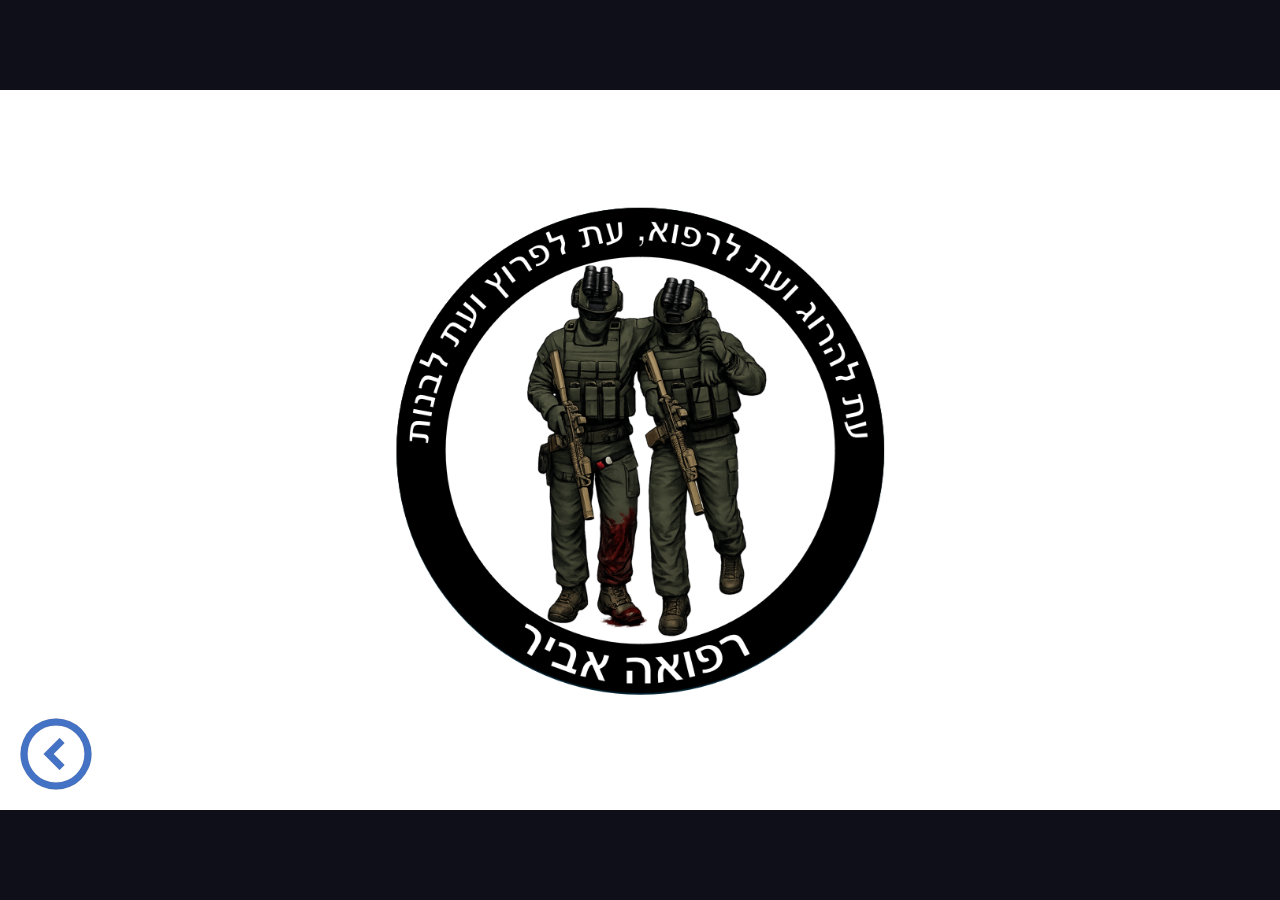
<file: lessons/explanation/index.html>
﻿<!DOCTYPE html>
<html lang="en">
<head>
  <meta charset="UTF-8" />
  <meta name="viewport" content="width=device-width, initial-scale=1.0, maximum-scale=1.0, user-scalable=no, viewport-fit=cover" />
  <meta name="apple-mobile-web-app-capable" content="yes" />
  <meta name="mobile-web-app-capable" content="yes" />
  <meta name="apple-mobile-web-app-status-bar-style" content="black-translucent" />
  <meta name="theme-color" content="#0f0f1a" />
  <title>Untitled Lesson</title>
  <link rel="stylesheet" href="lesson.css" />
</head>
<body>
  <div id="app">
    <div id="stage-wrap">
      <div id="stage"></div>
    </div>
  </div>
  <script src="lesson-data.js"></script>
  <script src="lesson.js"></script>
</body>
</html>
</file>
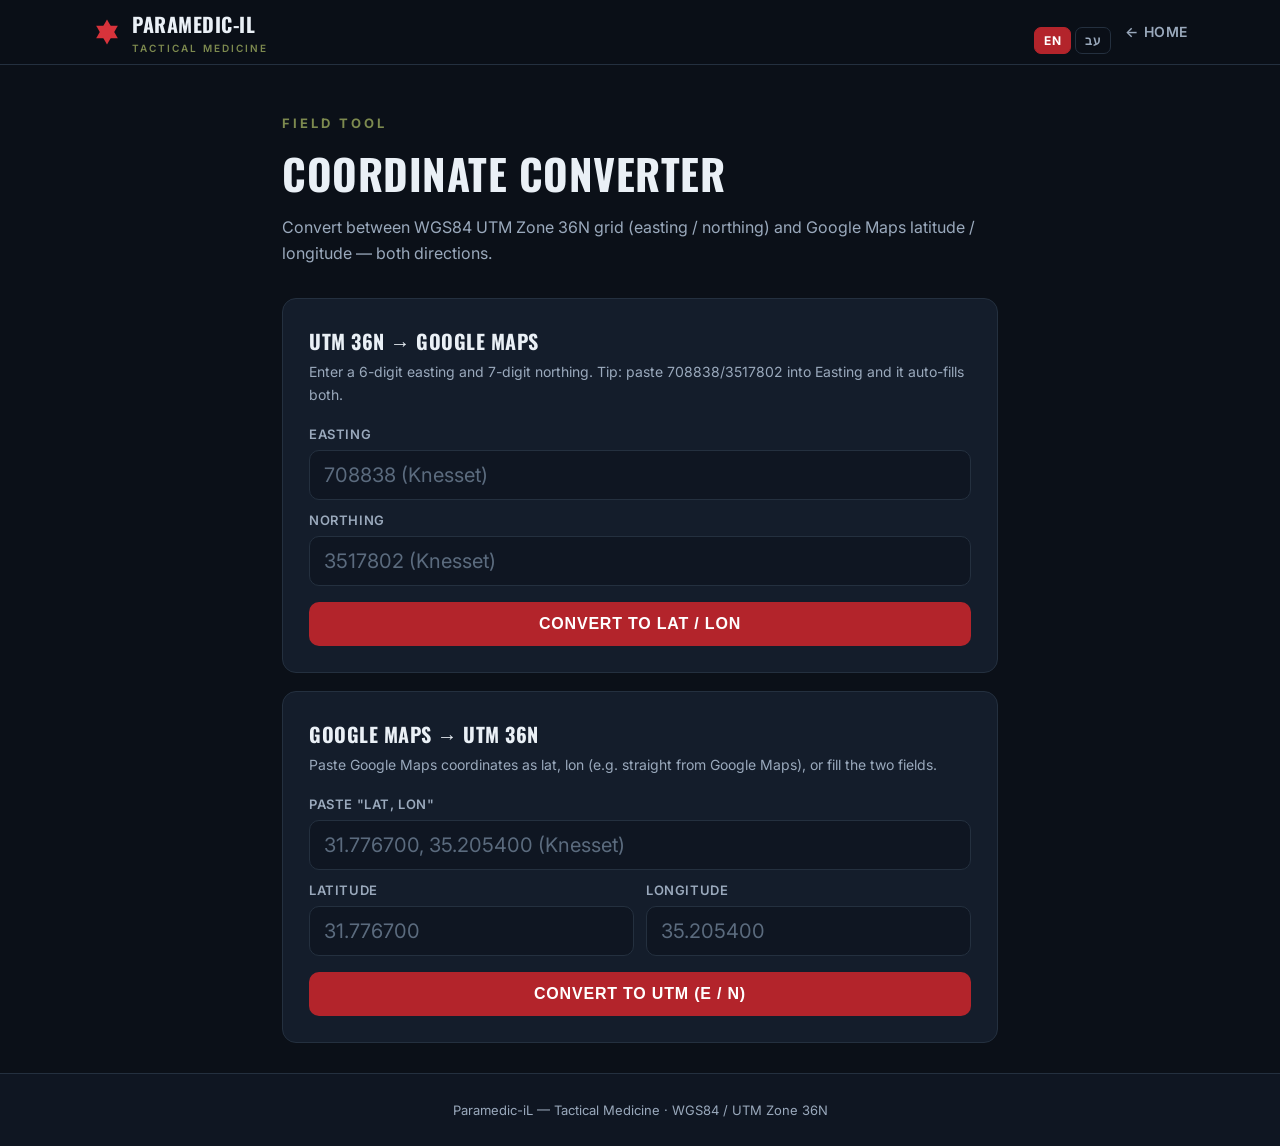
<file: tools/coordinates/index.html>
<!DOCTYPE html>
<html lang="en">
<head>
  <meta charset="UTF-8" />
  <meta name="viewport" content="width=device-width, initial-scale=1.0" />
  <title>Coordinate Converter — Paramedic-iL Tactical Medicine</title>
  <meta name="description" content="Convert between WGS84 UTM 36N (easting/northing) and Google Maps lat/lon." />
  <link rel="preconnect" href="https://fonts.googleapis.com" />
  <link rel="preconnect" href="https://fonts.gstatic.com" crossorigin />
  <link href="https://fonts.googleapis.com/css2?family=Oswald:wght@500;600;700&family=Inter:wght@400;500;600&family=Heebo:wght@400;600;700&display=swap" rel="stylesheet" />
  <style>
    :root{
      --bg:#0b1018; --bg2:#0f1622; --panel:#141d2b; --panel2:#18222f;
      --line:#24303f; --text:#eaf0f6; --muted:#9aa9bc;
      --olive:#7d8a4f; --olive-dim:#5d6840; --red:#b3242b; --red-bright:#d8333b;
      --radius:14px;
    }
    *{box-sizing:border-box;margin:0;padding:0}
    body{font-family:"Inter",system-ui,sans-serif;color:var(--text);background:var(--bg);line-height:1.6;
      min-height:100vh}
    h1,h2,h3,.brand{font-family:"Oswald",sans-serif;letter-spacing:.5px}
    a{color:inherit;text-decoration:none}
    .wrap{max-width:760px;margin:0 auto;padding:0 22px}

    header.nav{position:sticky;top:0;z-index:50;background:rgba(11,16,24,.86);
      backdrop-filter:blur(10px);border-bottom:1px solid var(--line)}
    .nav-inner{display:flex;align-items:center;justify-content:space-between;height:64px;max-width:1140px;margin:0 auto;padding:0 22px;gap:12px}
    .brand{display:flex;align-items:center;gap:10px;font-size:20px;font-weight:700;text-transform:uppercase}
    .brand .mark{width:30px;height:30px;flex:0 0 auto}
    .brand small{display:block;font-family:"Inter";font-size:10px;letter-spacing:2px;color:var(--olive);font-weight:600}
    .nav-right{display:flex;align-items:center;gap:14px}
    .back{color:var(--muted);font-weight:600;font-size:14px;text-transform:uppercase;letter-spacing:.6px;white-space:nowrap}
    .back:hover{color:var(--text)}
    .lang{display:flex;align-items:center;gap:4px;flex:0 0 auto}
    .lang button{background:none;border:1px solid var(--line);color:var(--muted);
      padding:5px 9px;border-radius:7px;cursor:pointer;font-family:"Inter",sans-serif;
      font-weight:700;font-size:12px;letter-spacing:.5px;transition:.15s}
    .lang button:hover{color:var(--text)}
    .lang button.active{background:var(--red);color:#fff;border-color:var(--red)}

    .page-head{padding:48px 0 14px}
    .kicker{color:var(--olive);font-weight:700;text-transform:uppercase;letter-spacing:3px;font-size:13px}
    .page-head h1{font-size:clamp(28px,5vw,42px);text-transform:uppercase;margin-top:6px}
    .page-head p{color:var(--muted);margin-top:8px}

    .card{background:var(--panel);border:1px solid var(--line);border-radius:var(--radius);
      padding:26px;margin:18px 0}
    .card h2{font-size:20px;text-transform:uppercase}
    .card .sub{color:var(--muted);font-size:14px;margin:4px 0 18px}

    label{display:block;font-size:13px;font-weight:600;color:var(--muted);text-transform:uppercase;
      letter-spacing:.6px;margin:10px 0 5px}
    input{width:100%;font-size:1.25rem;font-family:"Inter";padding:12px 14px;border-radius:10px;
      background:var(--bg2);border:1px solid var(--line);color:var(--text);direction:ltr;text-align:left}
    input:focus{outline:none;border-color:var(--olive);background:#10192680}
    input::placeholder{color:#5b6b7e}
    .two{display:grid;grid-template-columns:1fr 1fr;gap:12px}
    button{width:100%;margin-top:16px;font-size:1rem;font-weight:700;text-transform:uppercase;
      letter-spacing:.8px;padding:13px;border:none;border-radius:10px;cursor:pointer;
      background:var(--red);color:#fff;transition:.15s}
    button:hover{background:var(--red-bright);transform:translateY(-2px)}

    .result{margin-top:18px;padding:16px;border-radius:10px;background:var(--bg2);
      border:1px solid var(--line);min-height:54px;display:none}
    .result.show{display:block}
    .result .val{font-size:1.3rem;font-weight:700;word-break:break-all;direction:ltr;text-align:left}
    .result .links{margin-top:10px;display:flex;gap:10px;flex-wrap:wrap}
    .result .links a,.result .links button.copy{
      font-size:13px;padding:8px 14px;border-radius:8px;width:auto;margin:0;text-transform:uppercase;
      letter-spacing:.5px;font-weight:700}
    .result .links a{background:var(--olive-dim);color:#fff}
    .result .links a:hover{background:var(--olive)}
    .result .links button.copy{background:transparent;border:1px solid var(--line);color:var(--text)}
    .result .links button.copy:hover{border-color:var(--olive);transform:none}
    .result.err{border-color:var(--red);color:#ffb3b6}

    footer{border-top:1px solid var(--line);background:var(--bg2);padding:26px 0;margin-top:30px;
      color:var(--muted);font-size:13px;text-align:center}
    @media(max-width:560px){.two{grid-template-columns:1fr}}

    /* Hebrew / RTL */
    [dir="rtl"] body,[dir="rtl"] h1,[dir="rtl"] h2,[dir="rtl"] h3,
    [dir="rtl"] .brand,[dir="rtl"] .brand small{font-family:"Heebo",system-ui,sans-serif}
    [dir="rtl"] h1,[dir="rtl"] h2,[dir="rtl"] .brand,[dir="rtl"] .brand small,
    [dir="rtl"] .kicker,[dir="rtl"] label,[dir="rtl"] button,[dir="rtl"] .back,
    [dir="rtl"] .result .links a,[dir="rtl"] .result .links button.copy{
      letter-spacing:normal;text-transform:none;
    }
  </style>
</head>
<body>

  <header class="nav">
    <div class="nav-inner">
      <a class="brand" href="../../index.html">
        <svg class="mark" viewBox="0 0 24 24" aria-hidden="true">
          <polygon points="12,2 3.34,17 20.66,17" fill="#d8333b"/>
          <polygon points="12,22 3.34,7 20.66,7" fill="#d8333b"/>
        </svg>
        <span>Paramedic-iL<small data-i18n="brand.sub">Tactical Medicine</small></span>
      </a>
      <div class="nav-right">
        <div class="lang">
          <button type="button" data-lang="en" onclick="__setLang('en')">EN</button>
          <button type="button" data-lang="he" onclick="__setLang('he')">עב</button>
        </div>
        <a class="back" href="../../index.html" data-i18n="back">&larr; Home</a>
      </div>
    </div>
  </header>

  <div class="wrap">
    <div class="page-head">
      <div class="kicker" data-i18n="kicker">Field Tool</div>
      <h1 data-i18n="h1">Coordinate Converter</h1>
      <p data-i18n="intro">Convert between WGS84 UTM Zone 36N grid (easting / northing) and Google Maps latitude / longitude — both directions.</p>
    </div>

    <!-- UTM -> Google Maps -->
    <div class="card">
      <h2 data-i18n="card1.title">UTM 36N → Google Maps</h2>
      <div class="sub" data-i18n="card1.sub">Enter a 6-digit easting and 7-digit northing. Tip: paste 708838/3517802 into Easting and it auto-fills both.</div>
      <label data-i18n="lbl.easting">Easting</label>
      <input id="easting" inputmode="numeric" data-i18n-ph="ph.easting" placeholder="708838 (Knesset)">
      <label data-i18n="lbl.northing">Northing</label>
      <input id="northing" inputmode="numeric" data-i18n-ph="ph.northing" placeholder="3517802 (Knesset)">
      <button onclick="convertUTM()" data-i18n="btn.toLatLon">Convert to Lat / Lon</button>
      <div id="resultUTM" class="result"></div>
    </div>

    <!-- Google Maps -> UTM -->
    <div class="card">
      <h2 data-i18n="card2.title">Google Maps → UTM 36N</h2>
      <div class="sub" data-i18n="card2.sub">Paste Google Maps coordinates as lat, lon (e.g. straight from Google Maps), or fill the two fields.</div>
      <label data-i18n="lbl.pasteLatLon">Paste "lat, lon"</label>
      <input id="latlon" inputmode="decimal" data-i18n-ph="ph.latlon" placeholder="31.776700, 35.205400 (Knesset)">
      <div class="two">
        <div>
          <label data-i18n="lbl.lat">Latitude</label>
          <input id="lat" inputmode="decimal" data-i18n-ph="ph.lat" placeholder="31.776700">
        </div>
        <div>
          <label data-i18n="lbl.lon">Longitude</label>
          <input id="lon" inputmode="decimal" data-i18n-ph="ph.lon" placeholder="35.205400">
        </div>
      </div>
      <button onclick="convertLatLon()" data-i18n="btn.toUTM">Convert to UTM (E / N)</button>
      <div id="resultLL" class="result"></div>
    </div>
  </div>

  <footer data-i18n="footer">Paramedic-iL — Tactical Medicine · WGS84 / UTM Zone 36N</footer>

<script>
/* ---------------- i18n ---------------- */
(function () {
  const DICT = {
    en: {
      "doc.title": "Coordinate Converter — Paramedic-iL",
      "brand.sub": "Tactical Medicine",
      "back": "← Home",
      "kicker": "Field Tool",
      "h1": "Coordinate Converter",
      "intro": "Convert between WGS84 UTM Zone 36N grid (easting / northing) and Google Maps latitude / longitude — both directions.",
      "card1.title": "UTM 36N → Google Maps",
      "card1.sub": "Enter a 6-digit easting and 7-digit northing. Tip: paste 708838/3517802 into Easting and it auto-fills both.",
      "lbl.easting": "Easting",
      "lbl.northing": "Northing",
      "btn.toLatLon": "Convert to Lat / Lon",
      "card2.title": "Google Maps → UTM 36N",
      "card2.sub": "Paste Google Maps coordinates as lat, lon (e.g. straight from Google Maps), or fill the two fields.",
      "lbl.pasteLatLon": "Paste \"lat, lon\"",
      "lbl.lat": "Latitude",
      "lbl.lon": "Longitude",
      "btn.toUTM": "Convert to UTM (E / N)",
      "footer": "Paramedic-iL — Tactical Medicine · WGS84 / UTM Zone 36N",
      "ph.easting": "708838 (Knesset)",
      "ph.northing": "3517802 (Knesset)",
      "ph.latlon": "31.776700, 35.205400 (Knesset)",
      "ph.lat": "31.776700",
      "ph.lon": "35.205400",
      "res.openMaps": "Open in Google Maps",
      "res.copy": "Copy",
      "res.copyEN": "Copy E/N",
      "res.copied": "Copied!",
      "err.both": "Enter both Easting and Northing.",
      "err.latlon": "Enter latitude and longitude (e.g. 31.7767, 35.2054).",
      "err.range": "Coordinates out of range."
    },
    he: {
      "doc.title": "ממיר קואורדינטות — Paramedic-iL",
      "brand.sub": "רפואה טקטית",
      "back": "← דף הבית",
      "kicker": "כלי שטח",
      "h1": "ממיר קואורדינטות",
      "intro": "המרה בין רשת WGS84 UTM אזור 36N (מזרחה / צפונה) לבין קו רוחב / אורך של גוגל מפות — בשני הכיוונים.",
      "card1.title": "מ‑UTM 36N לגוגל מפות",
      "card1.sub": "הזינו מזרחה (6 ספרות) וצפונה (7 ספרות). טיפ: הדביקו 708838/3517802 בשדה ׳מזרחה׳ וזה ימלא את שניהם.",
      "lbl.easting": "מזרחה (Easting)",
      "lbl.northing": "צפונה (Northing)",
      "btn.toLatLon": "המרה לקו רוחב / אורך",
      "card2.title": "מגוגל מפות ל‑UTM 36N",
      "card2.sub": "הדביקו קואורדינטות מגוגל מפות בפורמט lat, lon (ישירות מגוגל מפות), או מלאו את שני השדות.",
      "lbl.pasteLatLon": "הדביקו \"lat, lon\"",
      "lbl.lat": "קו רוחב (Latitude)",
      "lbl.lon": "קו אורך (Longitude)",
      "btn.toUTM": "המרה ל‑UTM ‏(E / N)",
      "footer": "Paramedic-iL — רפואה טקטית · WGS84 / UTM אזור 36N",
      "ph.easting": "708838 (הכנסת)",
      "ph.northing": "3517802 (הכנסת)",
      "ph.latlon": "31.776700, 35.205400 (הכנסת)",
      "ph.lat": "31.776700",
      "ph.lon": "35.205400",
      "res.openMaps": "פתח בגוגל מפות",
      "res.copy": "העתק",
      "res.copyEN": "העתק E/N",
      "res.copied": "הועתק!",
      "err.both": "הזינו גם מזרחה וגם צפונה.",
      "err.latlon": "הזינו קו רוחב ואורך (לדוגמה 31.7767, 35.2054).",
      "err.range": "קואורדינטות מחוץ לטווח."
    }
  };

  function getLang() { return localStorage.getItem('site_lang') || 'en'; }
  window.__t = function (k) { const d = DICT[getLang()] || DICT.en; return d[k] != null ? d[k] : k; };

  function apply(lang) {
    const d = DICT[lang] || DICT.en;
    document.documentElement.lang = lang;
    document.documentElement.dir = (lang === 'he') ? 'rtl' : 'ltr';
    if (d["doc.title"]) document.title = d["doc.title"];
    document.querySelectorAll('[data-i18n]').forEach(function (el) {
      const k = el.getAttribute('data-i18n');
      if (d[k] != null) el.textContent = d[k];
    });
    document.querySelectorAll('[data-i18n-ph]').forEach(function (el) {
      const k = el.getAttribute('data-i18n-ph');
      if (d[k] != null) el.setAttribute('placeholder', d[k]);
    });
    document.querySelectorAll('.lang button').forEach(function (b) {
      b.classList.toggle('active', b.getAttribute('data-lang') === lang);
    });
  }

  window.__setLang = function (l) { localStorage.setItem('site_lang', l); apply(l); };
  apply(getLang());
})();

/* ---------------- shared constants ---------------- */
const A = 6378137.0;
const F = 1 / 298.257223563;
const K0 = 0.9996;
const E2 = F * (2 - F);
const EP2 = E2 / (1 - E2);
const ZONE = 36;
const LON_ORIGIN = (ZONE - 1) * 6 - 180 + 3; // 33 for zone 36

/* ---------------- inputs ---------------- */
const eastingInput = document.getElementById("easting");
const northingInput = document.getElementById("northing");
const latlonInput = document.getElementById("latlon");
const latInput = document.getElementById("lat");
const lonInput = document.getElementById("lon");

/* smart paste / auto-jump for easting */
eastingInput.addEventListener("input", function () {
  const parts = this.value.trim().split(/[\/\s,]+/);
  if (parts.length >= 2 && parts[1] !== "") {
    eastingInput.value = parts[0].replace(/[^\d]/g, "");
    northingInput.value = parts[1].replace(/[^\d]/g, "");
    northingInput.focus();
    return;
  }
  const clean = this.value.replace(/[^\d]/g, "");
  this.value = clean;
  if (clean.length >= 6) northingInput.focus();
});
northingInput.addEventListener("input", function () {
  this.value = this.value.replace(/[^\d]/g, "");
});

/* smart paste for "lat, lon" -> split into the two fields */
latlonInput.addEventListener("input", function () {
  const parts = this.value.trim().split(/[\/\s,]+/).filter(Boolean);
  if (parts.length >= 2) {
    latInput.value = parts[0];
    lonInput.value = parts[1];
  }
});

/* ---------------- UTM 36N -> lat/lon ---------------- */
function convertUTM() {
  const box = document.getElementById("resultUTM");
  const E = parseFloat(eastingInput.value);

  // Israel (UTM 36N) northings are 7 digits starting with 3.
  // If only 6 digits were entered, assume a leading "3" (e.g. 517802 -> 3517802).
  let nStr = northingInput.value.replace(/[^\d]/g, "");
  if (nStr.length === 6) { nStr = "3" + nStr; northingInput.value = nStr; }
  const N = parseFloat(nStr);

  if (isNaN(E) || isNaN(N)) { showErr(box, window.__t("err.both")); return; }

  const e = Math.sqrt(E2);
  const e1sq = EP2;
  const x = E - 500000.0;
  const y = N; // northern hemisphere

  const M = y / K0;
  const mu = M / (A * (1 - Math.pow(e,2)/4 - 3*Math.pow(e,4)/64 - 5*Math.pow(e,6)/256));
  const e1 = (1 - Math.sqrt(1 - e*e)) / (1 + Math.sqrt(1 - e*e));
  const J1 = 3*e1/2 - 27*Math.pow(e1,3)/32;
  const J2 = 21*Math.pow(e1,2)/16 - 55*Math.pow(e1,4)/32;
  const J3 = 151*Math.pow(e1,3)/96;
  const J4 = 1097*Math.pow(e1,4)/512;
  const fp = mu + J1*Math.sin(2*mu) + J2*Math.sin(4*mu) + J3*Math.sin(6*mu) + J4*Math.sin(8*mu);

  const sinfp = Math.sin(fp), cosfp = Math.cos(fp), tanfp = Math.tan(fp);
  const C1 = e1sq*cosfp*cosfp;
  const T1 = tanfp*tanfp;
  const R1 = A*(1 - e*e)/Math.pow(1 - e*e*sinfp*sinfp, 1.5);
  const N1 = A/Math.sqrt(1 - e*e*sinfp*sinfp);
  const D = x/(N1*K0);

  let lat = fp - (N1*tanfp/R1)*(D*D/2 - (5+3*T1+10*C1-4*C1*C1-9*e1sq)*Math.pow(D,4)/24
    + (61+90*T1+298*C1+45*T1*T1-252*e1sq-3*C1*C1)*Math.pow(D,6)/720);
  let lon = (D - (1+2*T1+C1)*Math.pow(D,3)/6
    + (5-2*C1+28*T1-3*C1*C1+8*e1sq+24*T1*T1)*Math.pow(D,5)/120)/cosfp;

  lat = lat*180/Math.PI;
  lon = LON_ORIGIN + lon*180/Math.PI;
  const out = lat.toFixed(6) + ", " + lon.toFixed(6);

  box.className = "result show";
  box.innerHTML =
    '<div class="val">' + out + '</div>' +
    '<div class="links">' +
      "<a target='_blank' rel='noopener' href='https://www.google.com/maps?q=" + out + "'>" + window.__t("res.openMaps") + "</a>" +
      '<button class="copy" onclick="copyText(\'' + out + '\', this)">' + window.__t("res.copy") + '</button>' +
    '</div>';
}

/* ---------------- lat/lon -> UTM 36N ---------------- */
function convertLatLon() {
  const box = document.getElementById("resultLL");
  let lat = parseFloat(latInput.value);
  let lon = parseFloat(lonInput.value);

  if (isNaN(lat) || isNaN(lon)) {
    const parts = latlonInput.value.trim().split(/[\/\s,]+/).filter(Boolean);
    if (parts.length >= 2) { lat = parseFloat(parts[0]); lon = parseFloat(parts[1]); }
  }
  if (isNaN(lat) || isNaN(lon)) { showErr(box, window.__t("err.latlon")); return; }
  if (lat < -80 || lat > 84 || lon < -180 || lon > 180) { showErr(box, window.__t("err.range")); return; }

  const rl = lat*Math.PI/180, rlon = lon*Math.PI/180, ro = LON_ORIGIN*Math.PI/180;
  const N = A/Math.sqrt(1 - E2*Math.sin(rl)**2);
  const T = Math.tan(rl)**2;
  const C = EP2*Math.cos(rl)**2;
  const Aa = Math.cos(rl)*(rlon - ro);
  const M = A*((1 - E2/4 - 3*E2**2/64 - 5*E2**3/256)*rl
    - (3*E2/8 + 3*E2**2/32 + 45*E2**3/1024)*Math.sin(2*rl)
    + (15*E2**2/256 + 45*E2**3/1024)*Math.sin(4*rl)
    - (35*E2**3/3072)*Math.sin(6*rl));

  const easting = K0*N*(Aa + (1-T+C)*Aa**3/6 + (5-18*T+T*T+72*C-58*EP2)*Aa**5/120) + 500000;
  const northing = K0*(M + N*Math.tan(rl)*(Aa*Aa/2 + (5-T+9*C+4*C*C)*Aa**4/24
    + (61-58*T+T*T+600*C-330*EP2)*Aa**6/720));

  const E = Math.round(easting);
  const Nn = Math.round(northing);
  const out = E + " / " + Nn;

  box.className = "result show";
  box.innerHTML =
    '<div class="val">' + out + '</div>' +
    '<div class="links">' +
      '<button class="copy" onclick="copyText(\'' + E + "/" + Nn + '\', this)">' + window.__t("res.copyEN") + '</button>' +
    '</div>';
}

function showErr(box, msg){ box.className = "result show err"; box.innerHTML = '<div class="val">' + msg + '</div>'; }

function copyText(t, btn){
  navigator.clipboard.writeText(t).then(function(){
    const old = btn.textContent; btn.textContent = window.__t("res.copied");
    setTimeout(function(){ btn.textContent = old; }, 1400);
  });
}
</script>

</body>
</html>
</file>
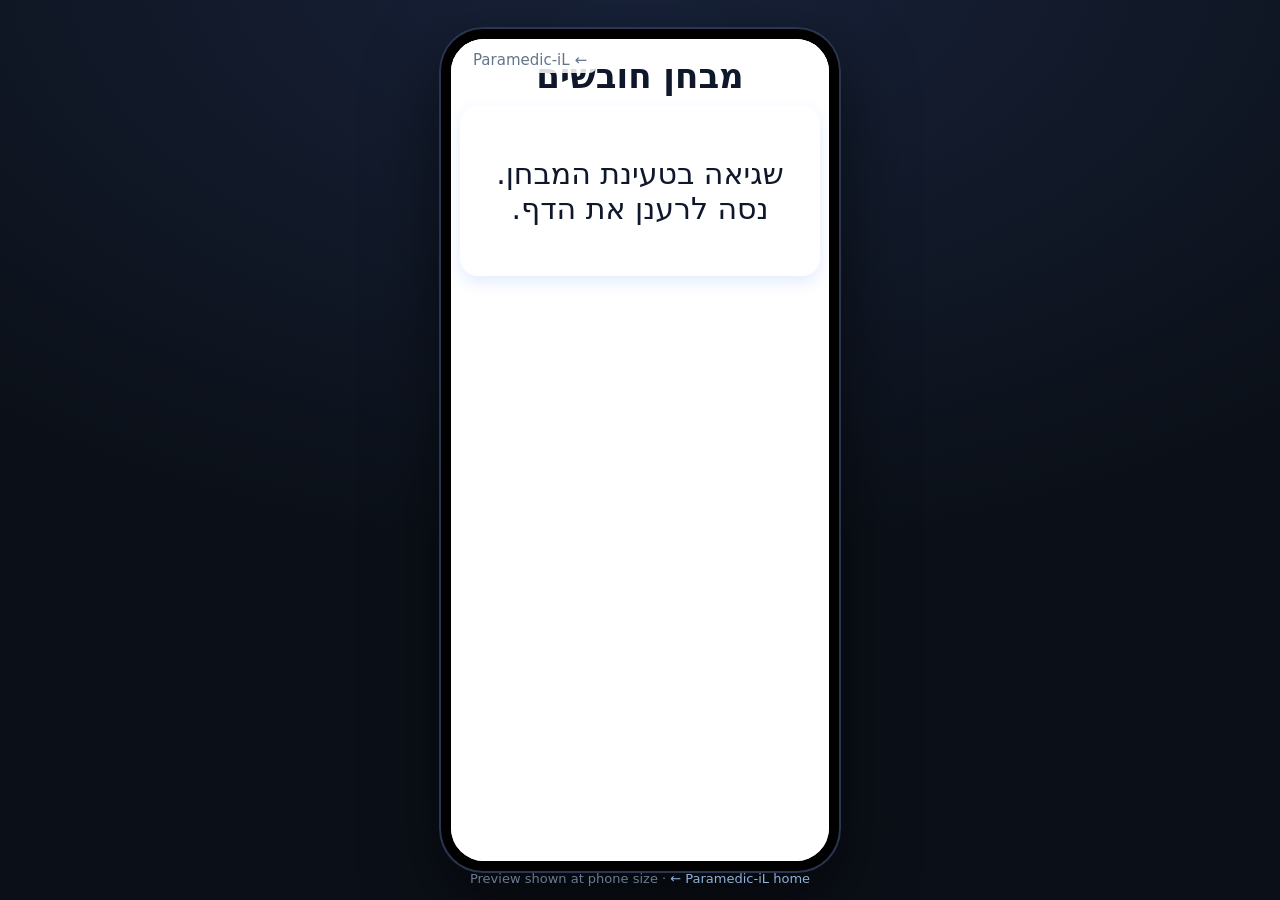
<file: tools/medics-test/index.html>
<!DOCTYPE html>
<html lang="he" dir="rtl">
<head>
<meta charset="UTF-8">
<meta name="viewport" content="width=device-width, initial-scale=1, viewport-fit=cover">
<meta name="apple-mobile-web-app-capable" content="yes">
<meta name="mobile-web-app-capable" content="yes">
<title>מבחן חובשים</title>
<style>
  * { box-sizing: border-box; }
  html, body { margin: 0; height: 100%; }
  body {
    height: 100dvh;
    background: radial-gradient(1000px 600px at 50% -5%, #18223a, #0b1018);
    display: flex;
    align-items: center;
    justify-content: center;
    font-family: "Segoe UI", system-ui, sans-serif;
  }

  /* Desktop: render the app inside a phone-sized frame */
  .phone {
    position: relative;
    width: 402px;                 /* ~ iPhone logical width */
    height: 874px;
    max-height: 94vh;
    background: #000;
    border-radius: 44px;
    padding: 12px;
    box-shadow: 0 30px 70px rgba(0,0,0,.55), inset 0 0 0 2px #2a3550;
  }
  .phone .screen {
    width: 100%;
    height: 100%;
    border-radius: 33px;
    overflow: hidden;
    background: #fff;
  }
  .phone iframe { width: 100%; height: 100%; border: 0; display: block; }

  .hint {
    position: fixed;
    bottom: 14px;
    left: 0; right: 0;
    text-align: center;
    color: #6b7a92;
    font-size: 13px;
  }
  .hint a { color: #8fb0d8; text-decoration: none; }

  /* Mobile: drop the frame, go edge-to-edge full screen */
  @media (max-width: 700px) {
    body { background: #fff; display: block; }
    .phone {
      width: 100vw;
      height: 100dvh;
      max-height: none;
      border-radius: 0;
      padding: 0;
      box-shadow: none;
    }
    .phone .screen { border-radius: 0; }
    .hint { display: none; }
  }
</style>
</head>
<body>
  <div class="phone">
    <div class="screen">
      <iframe id="app-frame" title="מבחן חובשים"></iframe>
    </div>
  </div>
  <div class="hint">Preview shown at phone size · <a href="../../index.html">&larr; Paramedic-iL home</a></div>

  <script>
    // Pass ?tune=1 through to the app so the size slider appears inside the frame.
    var tune = /[?&]tune=1\b/.test(location.search) ? "?tune=1" : "";
    document.getElementById("app-frame").src = "app.html" + tune;
  </script>
</body>
</html>
</file>
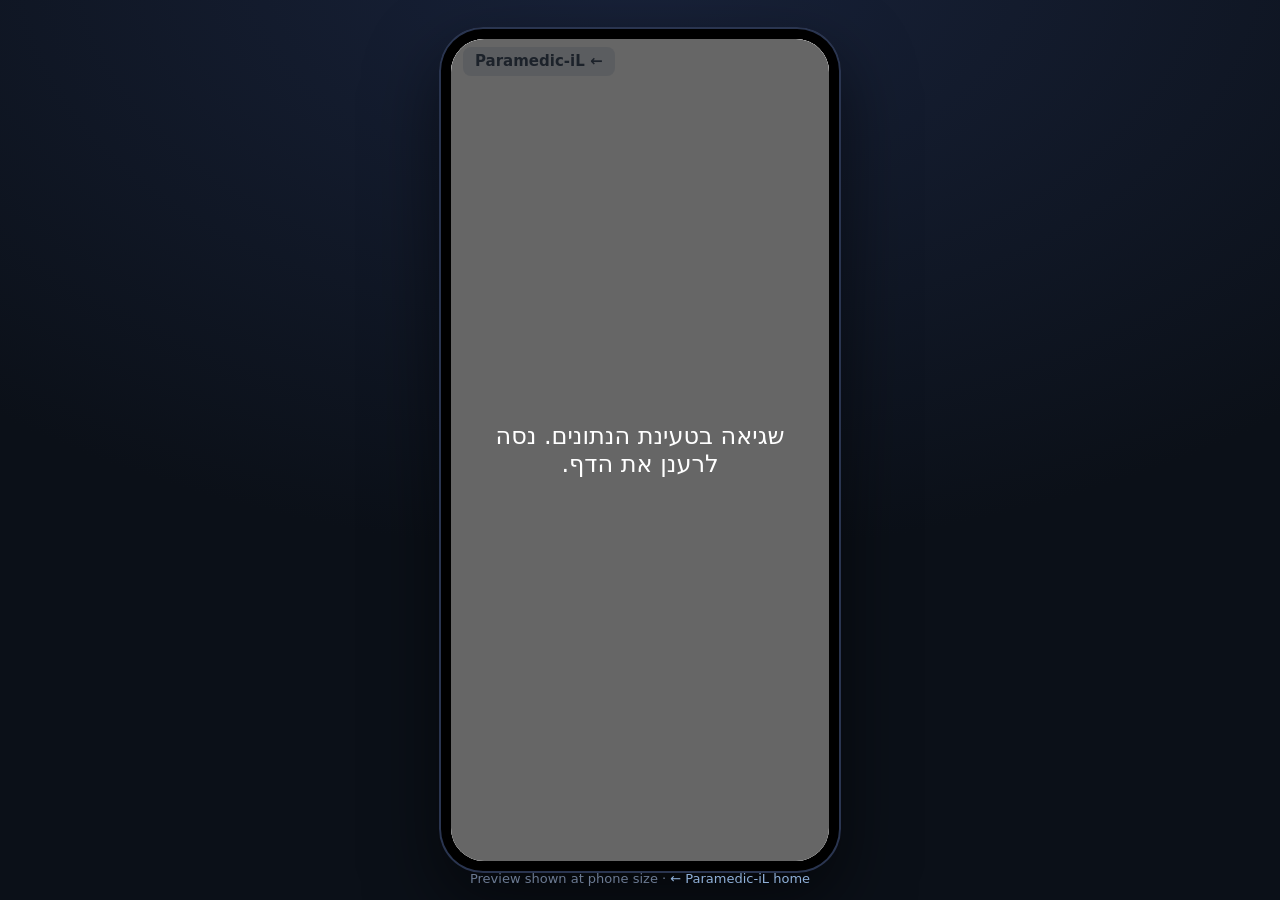
<file: tools/pediatric-calc/index.html>
<!DOCTYPE html>
<html lang="he" dir="rtl">
<head>
<meta charset="UTF-8">
<meta name="viewport" content="width=device-width, initial-scale=1, viewport-fit=cover">
<meta name="apple-mobile-web-app-capable" content="yes">
<meta name="mobile-web-app-capable" content="yes">
<title>מחשבון פדיאטרי</title>
<style>
  * { box-sizing: border-box; }
  html, body { margin: 0; height: 100%; }
  body {
    height: 100dvh;
    background: radial-gradient(1000px 600px at 50% -5%, #18223a, #0b1018);
    display: flex;
    align-items: center;
    justify-content: center;
    font-family: "Segoe UI", system-ui, sans-serif;
  }

  /* Desktop: render the app inside a phone-sized frame */
  .phone {
    position: relative;
    width: 402px;                 /* ~ iPhone logical width */
    height: 874px;
    max-height: 94vh;
    background: #000;
    border-radius: 44px;
    padding: 12px;
    box-shadow: 0 30px 70px rgba(0,0,0,.55), inset 0 0 0 2px #2a3550;
  }
  .phone .screen {
    width: 100%;
    height: 100%;
    border-radius: 33px;
    overflow: hidden;
    background: #fff;
  }
  .phone iframe { width: 100%; height: 100%; border: 0; display: block; }

  .hint {
    position: fixed;
    bottom: 14px;
    left: 0; right: 0;
    text-align: center;
    color: #6b7a92;
    font-size: 13px;
  }
  .hint a { color: #8fb0d8; text-decoration: none; }

  /* Mobile: drop the frame, go edge-to-edge full screen */
  @media (max-width: 700px) {
    body { background: #fff; display: block; }
    .phone {
      width: 100vw;
      height: 100dvh;
      max-height: none;
      border-radius: 0;
      padding: 0;
      box-shadow: none;
    }
    .phone .screen { border-radius: 0; }
    .hint { display: none; }
  }
</style>
</head>
<body>
  <div class="phone">
    <div class="screen">
      <iframe id="app-frame" title="מחשבון פדיאטרי"></iframe>
    </div>
  </div>
  <div class="hint">Preview shown at phone size · <a href="../../index.html">&larr; Paramedic-iL home</a></div>

  <script>
    // Pass ?tune=1 through to the app so the size slider appears inside the frame.
    var params = ["v=5"];
    if (/[?&]tune=1\b/.test(location.search)) params.push("tune=1");
    document.getElementById("app-frame").src = "app.html?" + params.join("&");
  </script>
</body>
</html>
</file>
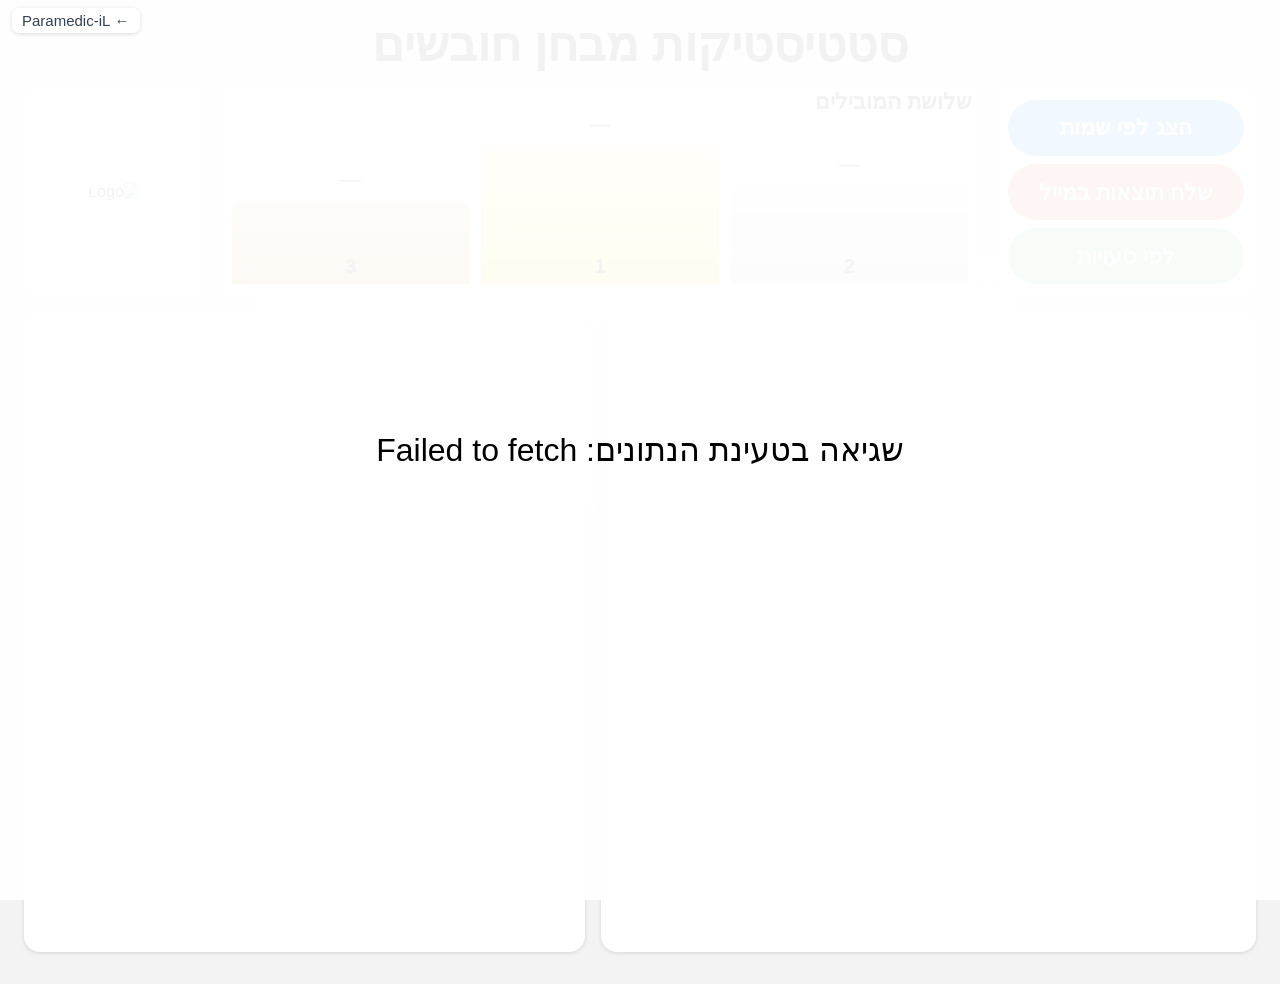
<file: tools/test-results/index.html>
<!DOCTYPE html>
<html lang="he" dir="rtl">
<head>
  <meta charset="UTF-8">
  <title>סטטיסטיקות מבחן חובשים</title>
  <meta name="viewport" content="width=device-width, initial-scale=1">

  <style>
    * {
      -webkit-user-select: none;
      -moz-user-select: none;
      user-select: none;
      box-sizing: border-box;
    }

    /* MASTER SIZE KNOB — ?tune=1 slider adjusts this; set your default here */
    html { font-size: 16px; }

    html, body {
      margin: 0;
      padding: 0;
      font-family: Arial, sans-serif;
      background: #f3f3f3;
      direction: rtl;
      text-align: right;
    }
    body {
      max-width: 1400px;
      margin: 0 auto;
      padding: 1rem 1.5rem 2rem 1.5rem;
    }

    h1 {
      text-align: center;
      margin: 0 0 1rem 0;
      font-size: 3rem;
    }

    #loadingOverlay {
      position: fixed;
      inset: 0;
      background: rgba(255,255,255,0.95);
      display: flex;
      align-items: center;
      justify-content: center;
      font-size: 2rem;
      z-index: 999;
      text-align: center;
      padding: 1rem;
    }

    .top-container {
      display: flex;
      gap: 1rem;
      align-items: stretch;
      margin-bottom: 1rem;
    }

    .top-box {
      background: #ffffff;
      border-radius: 16px;
      padding: 0.75rem;
      box-shadow: 0 1px 4px rgba(0,0,0,0.12);
    }

    .logo-box {
      flex: 0 0 180px;
      display: flex;
      align-items: center;
      justify-content: center;
    }

    #logoImg {
      max-width: 100%;
      max-height: 120px;
      object-fit: contain;
      border-radius: 12px;
    }

    .podium-box {
      flex: 1 1 auto;
      display: flex;
      align-items: flex-end;
      justify-content: center;
      gap: 0.75rem;
      position: relative;
      padding-top: 1.5rem;
    }

    .podium-title {
      position: absolute;
      top: 0;
      right: 0.5rem;
      font-weight: bold;
      font-size: 1.4rem;
    }

    .podium-column {
      flex: 1 1 0;
      display: flex;
      flex-direction: column;
      align-items: center;
      justify-content: flex-end;
      min-width: 0;
    }

    .podium-name {
      font-size: 1.3rem;
      margin-bottom: 0.25rem;
      white-space: nowrap;
      overflow: hidden;
      text-overflow: ellipsis;
      max-width: 100%;
    }

    .podium-score {
      font-size: 1.2rem;
      color: #555;
      margin-bottom: 0.25rem;
    }

    .podium-block {
      width: 100%;
      border-radius: 10px 10px 0 0;
      display: flex;
      align-items: flex-end;
      justify-content: center;
      padding: 0.35rem;
      font-weight: bold;
      font-size: 1.3rem;
      color: #222;
    }

    .podium-first {
      background: linear-gradient(to top, #ffd700, #fff3a0);
      height: 140px;
    }
    .podium-second {
      background: linear-gradient(to top, #c0c0c0, #f0f0f0);
      height: 100px;
    }
    .podium-third {
      background: linear-gradient(to top, #cd7f32, #f0d3a5);
      height: 85px;
    }

    .buttons-box {
      flex: 0 0 260px;
      display: flex;
      flex-direction: column;
      justify-content: space-between;
      gap: 0.5rem;
    }

    .top-button {
      cursor: pointer;
      border: none;
      border-radius: 999px;
      padding: 0.9rem 1.1rem;
      font-size: 1.4rem;
      font-weight: bold;
      color: #fff;
      transition: transform 0.1s ease, box-shadow 0.1s ease, opacity 0.1s ease;
      width: 100%;
      text-align: center;
    }

    .top-button:active {
      transform: scale(0.97);
      box-shadow: 0 1px 2px rgba(0,0,0,0.2) inset;
    }

    #toggleModeBtn { background: #007bff; }
    #sendEmailBtn { background: #e53935; }
    #mistakeToggleBtn { background: #4caf50; opacity: 0.75; }
    #mistakeToggleBtn.active {
      opacity: 1;
      box-shadow: 0 0 0 2px rgba(76,175,80,0.4);
    }

    .main-container {
      display: grid;
      grid-template-columns: 1.4fr 1.2fr;
      gap: 1rem;
      height: calc(100vh - 260px);
      min-height: 450px;
    }

    .panel {
      background: #ffffff;
      border-radius: 16px;
      padding: 1.1rem;
      box-shadow: 0 1px 4px rgba(0,0,0,0.12);
      overflow: hidden;
    }

    #detailPanel { overflow-y: auto; }

    #listPanel {
      display: flex;
      flex-direction: column;
      overflow: hidden;
    }

    .panel-title {
      font-weight: bold;
      margin-bottom: 0.5rem;
      font-size: 1.5rem;
    }

    .list-scroll {
      margin-top: 0.4rem;
      overflow-y: auto;
      flex: 1 1 auto;
      padding-right: 0.2rem;
    }

    .list-item-btn {
      display: block;
      width: 100%;
      text-align: right;
      padding: 0.7rem 0.9rem;
      margin-bottom: 0.35rem;
      border-radius: 999px;
      border: 1px solid #ddd;
      background: #fafafa;
      cursor: pointer;
      font-size: 1.35rem;
      white-space: nowrap;
      overflow: hidden;
      text-overflow: ellipsis;
      transition: background 0.1s ease, border-color 0.1s ease;
    }

    .list-item-btn:hover { background: #f0f8ff; }

    .list-item-btn.selected {
      background: #1976d2;
      border-color: #1976d2;
      color: #fff;
    }

    .question-header {
      font-size: 1.5rem;
      font-weight: bold;
      margin-bottom: 0.4rem;
    }

    .stats-line {
      font-size: 1.35rem;
      margin-bottom: 0.4rem;
      color: #1a73e8;
      text-align: right;
    }

    .answers-list { margin: 0; padding: 0; list-style: none; }
    .answers-list li { margin-bottom: 0.3rem; font-size: 1.35rem; }
    .answer-label { font-weight: bold; margin-left: 0.3rem; }
    .answer-text { margin-left: 0.3rem; }
    .answer-count { margin-right: 0.4rem; cursor: pointer; font-size: 1.2rem; }
    .answer-correct { color: #2e7d32; }
    .answer-incorrect { color: #c62828; }

    .student-header { font-size: 1.5rem; font-weight: bold; margin-bottom: 0.4rem; }
    .student-summary { font-size: 1.35rem; margin-bottom: 0.5rem; }

    .rect-grid {
      display: flex;
      flex-wrap: wrap;
      gap: 0.35rem;
      margin-bottom: 0.6rem;
    }

    .q-rect {
      width: 48px;
      height: 48px;
      border-radius: 10px;
      display: flex;
      align-items: center;
      justify-content: center;
      font-size: 1.3rem;
      cursor: pointer;
      border: 1px solid #ddd;
    }

    .q-rect.correct { background: #c8e6c9; border-color: #81c784; }
    .q-rect.incorrect { background: #ffcdd2; border-color: #e57373; }
    .q-rect.unanswered { background: #bbdefb; border-color: #64b5f6; }
    .q-rect.selected { box-shadow: 0 0 0 2px #1976d2; }

    .student-question-section {
      border-top: 1px solid #eee;
      padding-top: 0.5rem;
      margin-top: 0.4rem;
    }

    .student-answer-line { font-size: 1.35rem; margin-bottom: 0.3rem; }

    #tooltip {
      position: fixed;
      background: #333;
      color: #fff;
      padding: 0.4rem 0.6rem;
      border-radius: 6px;
      font-size: 1.1rem;
      max-width: 260px;
      display: none;
      z-index: 1000;
      pointer-events: none;
      white-space: pre-wrap;
      text-align: right;
      direction: rtl;
    }

    #emailModalBackdrop {
      position: fixed;
      inset: 0;
      background: rgba(0,0,0,0.4);
      display: none;
      align-items: center;
      justify-content: center;
      z-index: 1200;
    }

    #emailModal {
      background: #fff;
      border-radius: 12px;
      padding: 1rem;
      width: 380px;
      max-width: 92vw;
      max-height: 80vh;
      overflow: hidden;
      box-shadow: 0 2px 8px rgba(0,0,0,0.3);
    }

    #emailModal h2 { margin: 0 0 0.5rem 0; font-size: 1.5rem; }

    .email-list {
      border: 1px solid #ddd;
      border-radius: 8px;
      padding: 0.4rem;
      margin-bottom: 0.6rem;
      max-height: 45vh;
      overflow-y: auto;
      font-size: 1.2rem;
    }

    .email-row {
      display: flex;
      align-items: center;
      gap: 0.4rem;
      margin-bottom: 0.25rem;
    }

    .email-row label { flex: 1; cursor: pointer; text-align: right; }

    .modal-buttons {
      display: flex;
      justify-content: flex-end;
      gap: 0.5rem;
      margin-top: 0.5rem;
    }

    .modal-btn {
      border-radius: 999px;
      border: none;
      padding: 0.6rem 1rem;
      font-size: 1.2rem;
      cursor: pointer;
    }

    .modal-btn.back { background: #e0e0e0; }
    .modal-btn.send { background: #1976d2; color: #fff; }

    .small-note { font-size: 1.1rem; color: #666; margin-top: 0.2rem; }

    /* back-to-site link + size slider (fixed px, independent of scale) */
    .site-back {
      position: fixed;
      top: 8px;
      left: 12px;
      z-index: 3000;
      font-size: 15px;
      color: #334155;
      text-decoration: none;
      background: rgba(255,255,255,0.9);
      padding: 4px 10px;
      border-radius: 8px;
      box-shadow: 0 1px 4px rgba(0,0,0,0.15);
    }
    #size-control {
      position: fixed;
      top: 6px;
      left: 110px;
      z-index: 4000;
      display: none;
      align-items: center;
      gap: 8px;
      background: rgba(15,23,42,0.92);
      color: #fff;
      padding: 6px 12px;
      border-radius: 10px;
      font-size: 13px;
      direction: ltr;
      box-shadow: 0 4px 14px rgba(0,0,0,0.3);
    }
    #size-control.show { display: flex; }
    #size-control input[type=range] { width: 120px; }
    #size-control b { min-width: 52px; text-align: right; font-variant-numeric: tabular-nums; }

    /* Responsive: stack on phones/tablets */
    @media (max-width: 860px) {
      body { padding: 0.6rem; }
      h1 { font-size: 2rem; }
      .top-container { flex-direction: column; }
      .buttons-box, .logo-box { flex: none; }
      .logo-box { order: -1; }
      #logoImg { max-height: 90px; }
      .main-container {
        grid-template-columns: 1fr;
        height: auto;
        min-height: 0;
      }
      .panel { overflow: visible; }
      #listPanel { max-height: 50vh; }
      #detailPanel { overflow: visible; }
      .q-rect { width: 40px; height: 40px; }
    }
  </style>
</head>
<body>
  <a class="site-back" href="../../index.html">&larr; Paramedic-iL</a>
  <div id="size-control">
    <span>גודל</span>
    <input type="range" id="size-slider" min="8" max="26" step="0.5" value="16">
    <b id="size-val">16.0px</b>
  </div>

  <div id="loadingOverlay">טוען נתונים...</div>

  <h1>סטטיסטיקות מבחן חובשים</h1>

  <div id="tooltip"></div>

  <!-- Email Modal -->
  <div id="emailModalBackdrop">
    <div id="emailModal">
      <h2>שליחת תוצאות במייל</h2>
      <div class="small-note">
        בחר למי לשלוח את סיכום התוצאות (אותו קובץ לכל הנמענים).
      </div>
      <div class="email-list" id="emailList"></div>
      <div class="small-note" id="emailStatus"></div>
      <div class="modal-buttons">
        <button class="modal-btn back" id="emailBackBtn">חזור</button>
        <button class="modal-btn send" id="emailSendBtn">שלח</button>
      </div>
    </div>
  </div>

  <!-- Top area: buttons | podium | logo -->
  <div class="top-container">
    <div class="top-box buttons-box">
      <button id="toggleModeBtn" class="top-button">הצג לפי שמות</button>
      <button id="sendEmailBtn" class="top-button">שלח תוצאות במייל</button>
      <button id="mistakeToggleBtn" class="top-button">לפי טעויות</button>
    </div>

    <div class="top-box podium-box">
      <div class="podium-title">שלושת המובילים</div>
      <div class="podium-column" id="podiumSecond">
        <div class="podium-name" id="secondName">—</div>
        <div class="podium-score" id="secondScore"></div>
        <div class="podium-block podium-second">2</div>
      </div>
      <div class="podium-column" id="podiumFirst">
        <div class="podium-name" id="firstName">—</div>
        <div class="podium-score" id="firstScore"></div>
        <div class="podium-block podium-first">1</div>
      </div>
      <div class="podium-column" id="podiumThird">
        <div class="podium-name" id="thirdName">—</div>
        <div class="podium-score" id="thirdScore"></div>
        <div class="podium-block podium-third">3</div>
      </div>
    </div>

    <div class="top-box logo-box">
      <img id="logoImg" alt="Logo">
    </div>
  </div>

  <!-- Main area -->
  <div class="main-container">
    <div id="listPanel" class="panel">
      <div class="panel-title" id="listTitle"></div>
      <div class="list-scroll" id="listScroll"></div>
    </div>
    <div id="detailPanel" class="panel"></div>
  </div>

  <script>
    /*****************************************************
     * API CONFIG  ← set this
     *****************************************************/
    const API_URL = "https://script.google.com/macros/s/AKfycbykQC8uLHDjTNkT9uWz7ZJ_5GP66QFJbHpyp6Dl1wzDrhJoxBhsA-NeOCy9L6rBylCj/exec";

    /*****************************************************
     * SIZE TUNING (master scale = root font-size in px)
     * Shown only with ?tune=1.
     *****************************************************/
    (function () {
      const root = document.documentElement;
      const slider = document.getElementById('size-slider');
      const valEl = document.getElementById('size-val');
      const control = document.getElementById('size-control');
      function apply(px) { root.style.fontSize = px + 'px'; valEl.textContent = px.toFixed(1) + 'px'; }
      const saved = parseFloat(localStorage.getItem('testResultsRootPx'));
      if (!isNaN(saved)) { slider.value = saved; apply(saved); }
      if (/[?&]tune=1\b/.test(location.search)) control.classList.add('show');
      slider.addEventListener('input', function () {
        const v = parseFloat(slider.value); apply(v);
        localStorage.setItem('testResultsRootPx', v);
      });
    })();

    let appData = null;
    let logoReady = false;
    let dataReady = false;

    let currentMode = 'questions'; // 'questions' or 'names'
    let mistakeOnly = false;
    let currentQuestionIndex = 0;  // 0-based
    let currentStudentIndex = 0;

    // Load data + logo via fetch (instead of google.script.run)
    fetch(API_URL + '?action=stats')
      .then(r => r.json())
      .then(function (data) {
        dataReady = true;
        appData = data;
        checkReady();
      })
      .catch(function (err) {
        document.getElementById('loadingOverlay').textContent =
          'שגיאה בטעינת הנתונים: ' + (err && err.message ? err.message : err);
      });

    fetch(API_URL + '?action=logo')
      .then(r => r.json())
      .then(function (logo) {
        logoReady = true;
        if (logo && logo.dataUrl) document.getElementById('logoImg').src = logo.dataUrl;
        checkReady();
      })
      .catch(function () {
        logoReady = true;
        checkReady();
      });

    function checkReady() {
      if (!dataReady || !logoReady) return;
      if (appData && appData.status === 'ERROR') {
        document.getElementById('loadingOverlay').textContent =
          'שגיאה: ' + (appData.message || 'לא ידוע');
        return;
      }
      document.getElementById('loadingOverlay').style.display = 'none';
      initApp();
    }

    function initApp() {
      if (!appData || appData.status !== 'OK') {
        alert('שגיאה בנתונים');
        return;
      }

      setupPodium();
      setupButtons();
      renderListPanel();
      renderDetailPanel();

      document.addEventListener('click', hideTooltip);
    }

    function setupPodium() {
      const p = appData.podium;

      function setPodium(place, student) {
        const nameEl = document.getElementById(place + 'Name');
        const scoreEl = document.getElementById(place + 'Score');
        if (!student) {
          nameEl.textContent = '—';
          scoreEl.textContent = '';
        } else {
          nameEl.textContent = student.name || '(ללא שם)';
          scoreEl.textContent = student.gradeText + ' (' + student.percentage + '%)';
        }
      }

      setPodium('first', p.first);
      setPodium('second', p.second);
      setPodium('third', p.third);
    }

    function setupButtons() {
      const toggleBtn = document.getElementById('toggleModeBtn');
      const emailBtn  = document.getElementById('sendEmailBtn');
      const mistakeBtn = document.getElementById('mistakeToggleBtn');

      toggleBtn.addEventListener('click', function() {
        if (currentMode === 'questions') {
          currentMode = 'names';
          toggleBtn.textContent = 'הצג לפי שאלות';
        } else {
          currentMode = 'questions';
          toggleBtn.textContent = 'הצג לפי שמות';
        }
        renderListPanel();
        renderDetailPanel();
      });

      mistakeBtn.addEventListener('click', function() {
        mistakeOnly = !mistakeOnly;
        mistakeBtn.classList.toggle('active', mistakeOnly);
        renderListPanel();
        if (currentMode === 'questions') {
          fixCurrentQuestionAfterFilter();
          renderDetailPanel();
        }
      });

      emailBtn.addEventListener('click', openEmailModal);

      document.getElementById('emailBackBtn').addEventListener('click', closeEmailModal);
      document.getElementById('emailSendBtn').addEventListener('click', sendEmailsFromModal);
    }

    // --- LIST PANEL ---

    function getQuestionIndicesForList() {
      const qs = appData.questionStats;
      const indices = [];

      for (let i = 0; i < qs.length; i++) {
        if (mistakeOnly) {
          if (qs[i].incorrectCount > 0) {
            indices.push(i);
          }
        } else {
          indices.push(i);
        }
      }

      if (mistakeOnly) {
        indices.sort((a, b) => {
          const qa = appData.questionStats[a];
          const qb = appData.questionStats[b];
          if (qb.incorrectCount !== qa.incorrectCount) {
            return qb.incorrectCount - qa.incorrectCount; // most mistakes first
          }
          return a - b; // by question number
        });
      }

      return indices;
    }

    function renderListPanel() {
      const listTitle = document.getElementById('listTitle');
      const listScroll = document.getElementById('listScroll');
      listScroll.innerHTML = '';

      if (currentMode === 'questions') {
        listTitle.textContent = 'שאלות';

        const indices = getQuestionIndicesForList();

        if (!indices.includes(currentQuestionIndex) && indices.length > 0) {
          currentQuestionIndex = indices[0];
        }

        indices.forEach(i => {
          const btn = document.createElement('button');
          btn.className = 'list-item-btn' + (i === currentQuestionIndex ? ' selected' : '');
          btn.textContent = 'שאלה ' + (i + 1);
          btn.dataset.qIndex = i;
          btn.addEventListener('click', function() {
            currentQuestionIndex = parseInt(this.dataset.qIndex, 10);
            renderListPanel();
            renderDetailPanel();
          });
          listScroll.appendChild(btn);
        });

        if (indices.length === 0) {
          const p = document.createElement('p');
          p.textContent = 'אין שאלות להציג במצב זה.';
          p.style.fontSize = '1.2rem';
          listScroll.appendChild(p);
        }

      } else {
        listTitle.textContent = 'נבחנים';
        const students = appData.students;

        students.forEach((s, i) => {
          const btn = document.createElement('button');
          btn.className = 'list-item-btn' + (i === currentStudentIndex ? ' selected' : '');
          btn.textContent = (s.name || '(ללא שם)');
          btn.dataset.sIndex = i;
          btn.addEventListener('click', function() {
            currentStudentIndex = parseInt(this.dataset.sIndex, 10);
            renderListPanel();
            renderDetailPanel();
          });
          listScroll.appendChild(btn);
        });

        if (students.length === 0) {
          const p = document.createElement('p');
          p.textContent = 'אין נבחנים להציג.';
          p.style.fontSize = '1.2rem';
          listScroll.appendChild(p);
        }
      }
    }

    function fixCurrentQuestionAfterFilter() {
      const indices = getQuestionIndicesForList();
      if (!indices.includes(currentQuestionIndex) && indices.length > 0) {
        currentQuestionIndex = indices[0];
      }
    }

    // --- DETAIL PANEL ---

    function renderDetailPanel() {
      const panel = document.getElementById('detailPanel');
      panel.innerHTML = '';

      if (currentMode === 'questions') {
        renderQuestionDetail(panel);
      } else {
        renderStudentDetail(panel);
      }
    }

    function renderQuestionDetail(panel) {
      const qs = appData.questionStats[currentQuestionIndex];
      if (!qs) {
        panel.textContent = 'אין נתונים לשאלה זו.';
        return;
      }
      const q = appData.questions[currentQuestionIndex];

      const header = document.createElement('div');
      header.className = 'question-header';
      header.textContent = (qs.index) + '. ' + q.text;
      panel.appendChild(header);

      const statsLine = document.createElement('div');
      statsLine.className = 'stats-line';
      statsLine.textContent =
        'נכון: ' + qs.correctCount +
        ', לא נכון: ' + qs.incorrectCount +
        ', אין תשובה: ' + qs.unansweredCount;
      panel.appendChild(statsLine);

      const ul = document.createElement('ul');
      ul.className = 'answers-list';

      qs.optionStats.forEach((os, idx) => {
        const li = document.createElement('li');

        const labelSpan = document.createElement('span');
        labelSpan.className = 'answer-label';
        labelSpan.textContent = os.label + '.';

        const textSpan = document.createElement('span');
        textSpan.className = 'answer-text';
        textSpan.textContent = os.text;

        const countSpan = document.createElement('span');
        countSpan.className = 'answer-count';
        countSpan.textContent = '[' + os.count + ']';
        countSpan.dataset.qIndex = currentQuestionIndex;
        countSpan.dataset.optIndex = idx;
        countSpan.addEventListener('mouseenter', onAnswerCountHover);
        countSpan.addEventListener('mousemove', onAnswerCountMove);
        countSpan.addEventListener('mouseleave', hideTooltip);
        countSpan.addEventListener('click', onAnswerCountTap);

        if (idx === 0) {
          textSpan.classList.add('answer-correct');
        } else {
          textSpan.classList.add('answer-incorrect');
        }

        li.appendChild(labelSpan);
        li.appendChild(textSpan);
        li.appendChild(countSpan);
        ul.appendChild(li);
      });

      panel.appendChild(ul);
    }

    function renderStudentDetail(panel) {
      const students = appData.students;
      const s = students[currentStudentIndex];
      if (!s) {
        panel.textContent = 'אין נתונים לנבחן זה.';
        return;
      }

      const header = document.createElement('div');
      header.className = 'student-header';
      header.textContent = s.name || '(ללא שם)';
      panel.appendChild(header);

      const summary = document.createElement('div');
      summary.className = 'student-summary';
      summary.innerHTML =
        'נכון: <strong>' + s.correctCount + '</strong>, ' +
        'לא נכון: <strong>' + s.incorrectCount + '</strong>, ' +
        'ללא תשובה: <strong>' + s.unansweredCount + '</strong><br>' +
        'ציון כולל: <strong>' + s.gradeText +
        '</strong>, ציון באחוזים: <strong>' + s.percentage + '%</strong>';
      panel.appendChild(summary);

      const rectGrid = document.createElement('div');
      rectGrid.className = 'rect-grid';

      const effectiveQCount = appData.questionStats.length;
      let selectedIdx = 0;

      for (let i = 0; i < effectiveQCount; i++) {
        const ans = s.answers[i];
        const rect = document.createElement('div');
        rect.className = 'q-rect';
        rect.textContent = (i + 1);
        rect.dataset.qIndex = i;

        const status = ans ? ans.status : 'unanswered';
        if (status === 'correct') rect.classList.add('correct');
        else if (status === 'incorrect') rect.classList.add('incorrect');
        else rect.classList.add('unanswered');

        rect.addEventListener('click', function() {
          const qIdx = parseInt(this.dataset.qIndex, 10);
          selectedIdx = qIdx;
          renderStudentQuestionDetail(panel, s, qIdx);
          Array.from(rectGrid.children).forEach(child => child.classList.remove('selected'));
          this.classList.add('selected');
        });

        rectGrid.appendChild(rect);

        if (i === 0) rect.classList.add('selected');
      }

      panel.appendChild(rectGrid);
      renderStudentQuestionDetail(panel, s, selectedIdx);
    }

    function renderStudentQuestionDetail(panel, student, qIndex) {
      let section = panel.querySelector('.student-question-section');
      if (!section) {
        section = document.createElement('div');
        section.className = 'student-question-section';
        panel.appendChild(section);
      }
      section.innerHTML = '';

      const qs = appData.questionStats[qIndex];
      const q = appData.questions[qIndex];
      if (!qs || !q) {
        section.textContent = 'אין נתונים לשאלה זו.';
        return;
      }

      const ans = student.answers[qIndex];

      const header = document.createElement('div');
      header.className = 'question-header';
      header.textContent = (qs.index) + '. ' + q.text;
      section.appendChild(header);

      const statsLine = document.createElement('div');
      statsLine.className = 'stats-line';
      statsLine.textContent =
        'נכון: ' + qs.correctCount +
        ', לא נכון: ' + qs.incorrectCount +
        ', ללא תשובה: ' + qs.unansweredCount;
      section.appendChild(statsLine);

      const studentAnsLine = document.createElement('div');
      studentAnsLine.className = 'student-answer-line';

      const status = ans ? ans.status : 'unanswered';
      let statusText = 'לא ענה';
      if (status === 'correct') statusText = 'נכון';
      else if (status === 'incorrect') statusText = 'לא נכון';

      studentAnsLine.textContent =
        'תשובתך: ' + (ans && ans.answer ? ans.answer : '(לא ענה)') +
        ' [' + statusText + ']';
      section.appendChild(studentAnsLine);

      const ul = document.createElement('ul');
      ul.className = 'answers-list';

      const qsOpt = qs.optionStats;
      qsOpt.forEach((os, idx) => {
        const li = document.createElement('li');

        const labelSpan = document.createElement('span');
        labelSpan.className = 'answer-label';
        labelSpan.textContent = os.label + '.';

        const textSpan = document.createElement('span');
        textSpan.className = 'answer-text';
        textSpan.textContent = os.text;

        if (idx === 0) {
          textSpan.style.color = '#2e7d32';
        } else if (status === 'incorrect' && ans && ans.answer === os.text) {
          textSpan.style.color = '#c62828';
        } else {
          textSpan.style.color = '#000000';
        }

        const countSpan = document.createElement('span');
        countSpan.className = 'answer-count';
        countSpan.textContent = '[' + os.count + ']';
        countSpan.dataset.qIndex = qIndex;
        countSpan.dataset.optIndex = idx;
        countSpan.addEventListener('mouseenter', onAnswerCountHover);
        countSpan.addEventListener('mousemove', onAnswerCountMove);
        countSpan.addEventListener('mouseleave', hideTooltip);
        countSpan.addEventListener('click', onAnswerCountTap);

        li.appendChild(labelSpan);
        li.appendChild(textSpan);
        li.appendChild(countSpan);
        ul.appendChild(li);
      });

      section.appendChild(ul);
    }

    // --- TOOLTIP ---

    function onAnswerCountHover(e) {
      const qIndex = parseInt(e.target.dataset.qIndex, 10);
      const optIndex = parseInt(e.target.dataset.optIndex, 10);
      const qs = appData.questionStats[qIndex];
      if (!qs) return;
      const os = qs.optionStats[optIndex];
      if (!os) return;

      const names = os.names;
      const tooltip = document.getElementById('tooltip');
      if (!names || names.length === 0) {
        tooltip.textContent = 'אין שמות להצגה.';
      } else {
        tooltip.textContent = names.join('\n');
      }
      tooltip.style.display = 'block';
      positionTooltip(e);
    }

    // Tap support for touch devices (no hover)
    function onAnswerCountTap(e) {
      e.stopPropagation();
      const tooltip = document.getElementById('tooltip');
      if (tooltip.style.display === 'block') { hideTooltip(); return; }
      onAnswerCountHover(e);
    }

    function onAnswerCountMove(e) {
      positionTooltip(e);
    }

    function positionTooltip(e) {
      const tooltip = document.getElementById('tooltip');
      const padding = 10;
      let x = (e.clientX != null ? e.clientX : 20) + padding;
      let y = (e.clientY != null ? e.clientY : 20) + padding;
      tooltip.style.left = x + 'px';
      tooltip.style.top = y + 'px';
    }

    function hideTooltip() {
      const tooltip = document.getElementById('tooltip');
      tooltip.style.display = 'none';
    }

    // --- EMAIL MODAL ---

    function openEmailModal() {
      const emails = appData.emails || [];
      const list = document.getElementById('emailList');
      list.innerHTML = '';

      emails.forEach((e, idx) => {
        const row = document.createElement('div');
        row.className = 'email-row';

        const cb = document.createElement('input');
        cb.type = 'checkbox';
        cb.id = 'emailCb_' + idx;
        cb.dataset.email = e.email;

        const label = document.createElement('label');
        label.setAttribute('for', cb.id);
        label.textContent = (e.name || '');

        row.appendChild(cb);
        row.appendChild(label);
        list.appendChild(row);
      });

      document.getElementById('emailStatus').textContent = '';
      document.getElementById('emailModalBackdrop').style.display = 'flex';
    }

    function closeEmailModal() {
      document.getElementById('emailModalBackdrop').style.display = 'none';
    }

    function sendEmailsFromModal() {
      const checkboxes = document.querySelectorAll('#emailList input[type="checkbox"]');
      const selected = [];
      checkboxes.forEach(cb => {
        if (cb.checked && cb.dataset.email) {
          selected.push(cb.dataset.email);
        }
      });

      if (selected.length === 0) {
        document.getElementById('emailStatus').textContent = 'לא נבחרו נמענים.';
        return;
      }

      document.getElementById('emailStatus').textContent = 'שולח...';

      fetch(API_URL, {
        method: 'POST',
        headers: { 'Content-Type': 'text/plain;charset=utf-8' },
        body: JSON.stringify({ action: 'sendEmail', recipients: selected })
      })
        .then(r => r.json())
        .then(function (res) {
          if (res && res.ok) {
            document.getElementById('emailStatus').textContent =
              'נשלחו קבצים ל-' + res.sentCount + ' נמענים.';
          } else {
            document.getElementById('emailStatus').textContent =
              'שגיאה בשליחה: ' + (res && res.message ? res.message : 'לא ידוע');
          }
        })
        .catch(function (err) {
          document.getElementById('emailStatus').textContent =
            'שגיאה בשליחה: ' + (err && err.message ? err.message : err);
        });
    }
  </script>
</body>
</html>
</file>
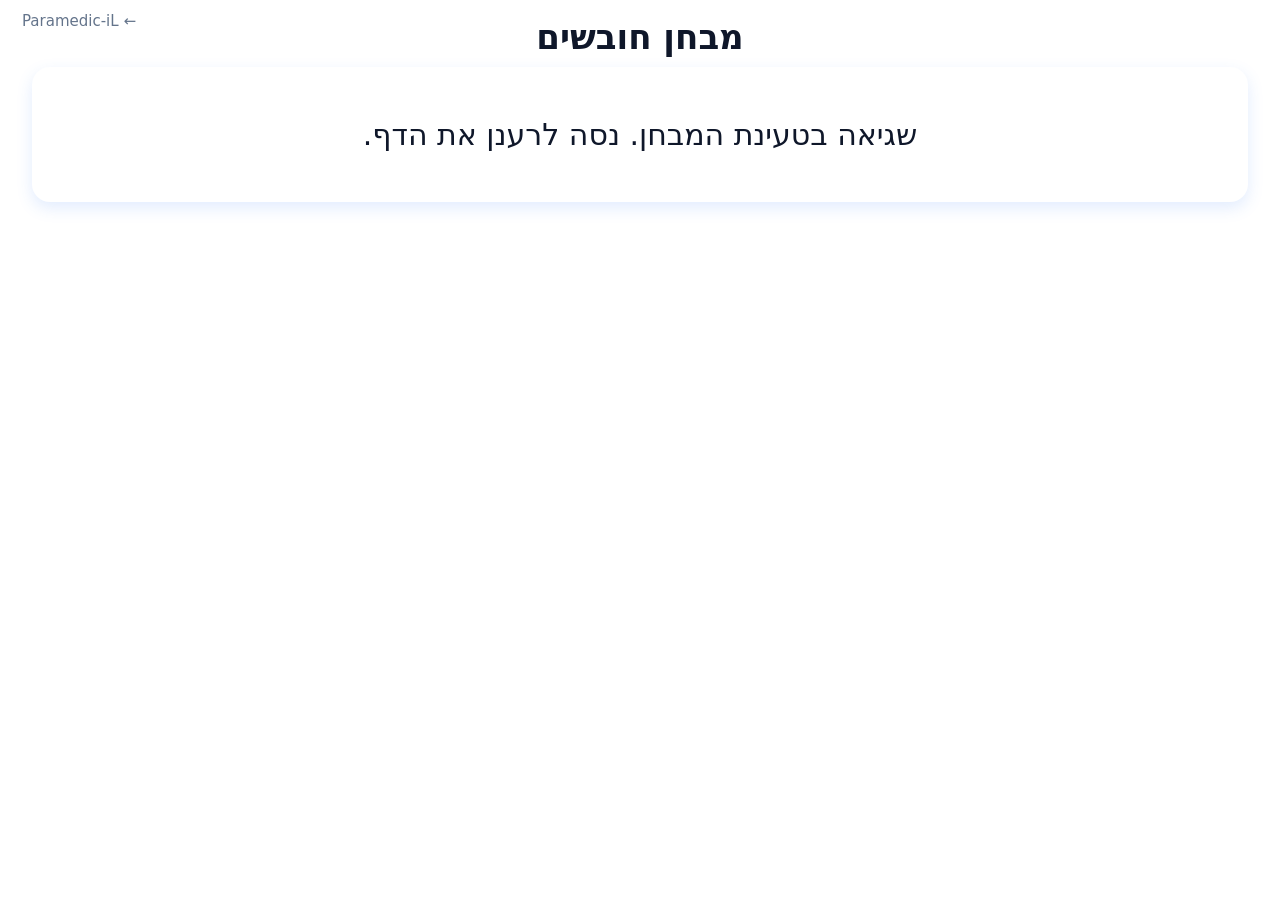
<file: tools/medics-test/app.html>
<!DOCTYPE html>
<html lang="he" dir="rtl">
<head>
<meta charset="UTF-8">

<meta name="viewport"
      content="width=device-width, initial-scale=1, maximum-scale=1, user-scalable=no, viewport-fit=cover">
<meta name="apple-mobile-web-app-capable" content="yes">
<meta name="mobile-web-app-capable" content="yes">

<title>מבחן חובשים</title>

<style>
/* ========= משתני שליטה מרכזיים ========= */
:root {
  --app-width: 95vw;
  --btn-height: 5rem;
  --fs-base: 3rem;
  --fs-input: 3rem;
  --status-box-size: 3rem;
  --choice-control-size: 3rem;

  --blue: #3b82f6;
  --blue-dark: #1d4ed8;
  --bg: #ffffff;
  --text: #0f172a;
  --radius: 18px;
}

*, *::before, *::after { box-sizing: border-box; }

/* ===== MASTER SIZE KNOB =====
   Every component size is in rem, so this one value scales the whole app.
   The size slider (when ?tune=1) changes this live; set the number you like
   here as the permanent default. */
html {
  font-size: 10px;
}

html, body {
  margin: 0;
  padding: 0;
  background: var(--bg);
  color: var(--text);
  font-family: system-ui, -apple-system, Segoe UI, Roboto, Helvetica, Arial, sans-serif;
  overflow-x: hidden;
  touch-action: manipulation;
}

body {
  font-size: var(--fs-base);
}

.wrapper {
  width: var(--app-width);
  max-width: var(--app-width);
  margin: 0 auto;
  padding: 12px 0 28px;
  box-sizing: border-box;
}

h1, h2 {
  margin: 0.5rem 0 1rem 0;
  text-align: center;
}

.logo-container {
  width: 100%;
  text-align: center;
  margin-bottom: 1rem;
}
.logo-container img {
  display: block;
  margin: 8px auto 16px;
  width: calc(var(--btn-height) * 5);
  max-width: 100%;
  aspect-ratio: 1 / 1;
  height: auto;
  object-fit: cover;
  border-radius: 50%;
}

.card {
  background: #ffffff;
  border-radius: var(--radius);
  padding: 2rem;
  box-shadow: 0 6px 16px rgba(59,130,246,0.15);
  margin-bottom: 1rem;
}

.text-input {
  width: 100%;
  font-size: var(--fs-input);
  padding: 1.2rem;
  border-radius: 1rem;
  border: 2px solid #bbb;
  margin-bottom: 1.5rem;
  box-sizing: border-box;
}

.btn {
  display: block;
  width: 100%;
  border: none;
  border-radius: var(--radius);
  background: var(--blue);
  color: white;
  min-height: var(--btn-height);
  padding: 0.6rem 0.9rem;
  font-size: var(--fs-base);
  line-height: 1.2;
  font-weight: 300;
  text-align: right;
  margin-top: 1.2rem;
  cursor: pointer;
  box-shadow: 0 6px 16px rgba(59,130,246,0.25);
  box-sizing: border-box;
  transition: transform 0.04s ease, background-color 0.12s ease, box-shadow 0.12s ease;
  -webkit-tap-highlight-color: transparent;
  user-select: none;
}

.btn:active {
  background: var(--blue-dark);
  transform: translateY(1px);
  box-shadow: 0 3px 10px rgba(29,78,216,0.35);
}

.btn-primary { background: var(--blue); }
.btn-primary:disabled { background: #9cc7f2; color: #eee; }
.btn-green { background: #2e7d32; }
.btn-red { background: #c62828; }
.btn-blue { background: var(--blue); }
.btn-grey { background: #999; }

.q-row {
  width: 100%;
  background: white;
  border: 3px solid #0a74da;
  border-radius: 1rem;
  padding: 1.2rem;
  font-size: var(--fs-base);
  margin-bottom: 1rem;
  display: flex;
  justify-content: space-between;
  align-items: center;
  cursor: pointer;
  box-sizing: border-box;
}

.status-box {
  width: var(--status-box-size);
  height: var(--status-box-size);
  border-radius: 8px;
  background: #0a74da;
}
.status-read { background: #ffeb3b !important; }
.status-noanswer { background: #c62828 !important; }
.status-answered { background: #2e7d32 !important; }

#question-overlay {
  position: fixed;
  top: 0; right: 0; bottom: 0; left: 0;
  background: white;
  z-index: 999;
  padding: 2rem;
  overflow-y: auto;
  box-sizing: border-box;
}

.question-title {
  font-size: var(--fs-base);
  margin-bottom: 2rem;
  white-space: pre-wrap;
}

.answer-option {
  border: 3px solid #aaa;
  padding: 1.2rem;
  background: #fafafa;
  border-radius: 1rem;
  margin-bottom: 1.2rem;
  font-size: var(--fs-base);
  display: flex;
  align-items: center;
  justify-content: flex-start;
  position: relative;
  padding-right: calc(var(--choice-control-size) + 1.6rem);
}

.answer-option input[type=radio] {
  position: absolute;
  inset: 0;
  width: 100%;
  height: 100%;
  margin: 0;
  opacity: 0;
  cursor: pointer;
}

.answer-option::before {
  content: "";
  position: absolute;
  right: 0.8rem;
  top: 50%;
  width: var(--choice-control-size);
  height: var(--choice-control-size);
  transform: translateY(-50%);
  border-radius: 50%;
  border: 3px solid var(--blue);
  background: #ffffff;
  box-sizing: border-box;
}

.answer-option:has(input[type=radio]:checked)::before {
  background: var(--blue);
  box-shadow: 0 0 0 4px rgba(59,130,246,0.35);
}

.btn-question-submit {
  width: 100%;
  margin-top: 2rem;
  background: #0a74da;
  color: white;
  font-size: var(--fs-base);
  padding: 1.4rem;
  border-radius: 1rem;
  border: none;
  cursor: pointer;
}

.overlay {
  position: fixed;
  top: 0; right: 0; bottom: 0; left: 0;
  background: rgba(0,0,0,0.55);
  display: flex;
  align-items: center;
  justify-content: center;
  z-index: 2000;
}

.overlay-box {
  width: var(--app-width);
  background: white;
  padding: 2rem;
  border-radius: 1rem;
  text-align: center;
  box-sizing: border-box;
}

.overlay-text {
  font-size: var(--fs-base);
  margin-bottom: 2rem;
}

.hidden { display: none !important; }

/* discrete back-to-site link (fixed px so the slider never scales it) */
.site-back {
  position: fixed;
  top: 8px;
  left: 12px;
  z-index: 3000;
  font-size: 15px;
  color: #64748b;
  text-decoration: none;
  background: rgba(255,255,255,0.85);
  padding: 4px 10px;
  border-radius: 8px;
}

/* size-tuning slider (only shown with ?tune=1) — fixed px, independent of scale */
#size-control {
  position: fixed;
  top: 6px;
  right: 10px;
  z-index: 4000;
  display: none;
  align-items: center;
  gap: 8px;
  background: rgba(15,23,42,0.92);
  color: #fff;
  padding: 6px 12px;
  border-radius: 10px;
  font-size: 13px;
  font-family: system-ui, sans-serif;
  box-shadow: 0 4px 14px rgba(0,0,0,0.3);
  direction: ltr;
}
#size-control.show { display: flex; }
#size-control input[type=range] { width: 130px; }
#size-control b { min-width: 52px; text-align: right; font-variant-numeric: tabular-nums; }
</style>
</head>

<body>
<a class="site-back" href="../../index.html" target="_top">&larr; Paramedic-iL</a>

<!-- Size tuning slider (visible only with ?tune=1) -->
<div id="size-control">
  <span>גודל</span>
  <input type="range" id="size-slider" min="6" max="20" step="0.5" value="10">
  <b id="size-val">10.0px</b>
</div>

<div class="wrapper">

<!-- LOADING -->
<div id="screen-loading">
  <h1 style="font-size:3.4rem;">מבחן חובשים</h1>
  <div class="card">
    <p id="loading-text" style="text-align:center;font-size:3rem;">טוען את המבחן...</p>
  </div>
</div>

<!-- LOCKED -->
<div id="screen-locked" class="hidden">
  <div class="overlay">
    <div class="overlay-box">
      <div class="overlay-text">המבחן נעול כעת. נא לפנות למדריך.</div>
    </div>
  </div>
</div>

<!-- NAME SCREEN -->
<div id="screen-name" class="hidden">
  <div class="logo-container">
    <img id="logo-img" alt="לוגו">
  </div>

  <div class="card">
    <h2 style="font-size:3.2rem;">הכנס שם מלא</h2>
    <input id="student-name" class="text-input" type="text" placeholder="שם מלא">
    <button id="btn-start" class="btn btn-primary" disabled>התחל מבחן</button>
  </div>
</div>

<!-- SCRAMBLE -->
<div id="screen-scramble" class="hidden">
  <div class="overlay">
    <div class="overlay-box">
      <div class="overlay-text">מערבב שאלות...<br>אנא המתן</div>
    </div>
  </div>
</div>

<!-- QUESTION LIST -->
<div id="screen-questions" class="hidden">
  <h2 style="font-size:3.2rem;">בחר שאלה</h2>
  <div id="question-nav-list" class="card"></div>
  <button id="btn-submit-test" class="btn btn-green">סיום המבחן</button>
</div>

<!-- FEEDBACK -->
<div id="screen-feedback" class="hidden">
  <div class="card">
    <h2 style="font-size:3.4rem;">תוצאה</h2>
    <div id="feedback-summary" style="font-size:3rem;text-align:center;"></div>
    <p style="text-align:center;font-size:2.8rem;">ניתן לסגור את הדף</p>
  </div>
</div>

</div> <!-- wrapper -->

<!-- FULL QUESTION PANEL -->
<div id="question-overlay" class="hidden">
  <h2 style="font-size:3.4rem;text-align:center;">שאלה</h2>
  <div id="question-title" class="question-title"></div>
  <div id="answers-list"></div>
  <button class="btn-question-submit" id="btn-submit-answer">אישור</button>
</div>

<!-- MODAL: NO ANSWER -->
<div id="modal-no-answer" class="overlay hidden">
  <div class="overlay-box">
    <div class="overlay-text">לא בחרת תשובה</div>
    <div style="display:flex; gap:1.5rem;">
      <button class="btn btn-blue" id="modal-no-answer-back">חזרה</button>
      <button class="btn btn-red" id="modal-no-answer-continue">המשך ללא תשובה</button>
    </div>
  </div>
</div>

<!-- MODAL: UNANSWERED QUESTIONS -->
<div id="modal-unanswered" class="overlay hidden">
  <div class="overlay-box">
    <div class="overlay-text">יש שאלות שלא נענו</div>
    <div style="display:flex; gap:1.5rem;">
      <button class="btn btn-blue" id="modal-unanswered-back">חזרה</button>
      <button class="btn btn-red" id="modal-submit-anyway">הגש בכל זאת</button>
    </div>
  </div>
</div>

<!-- MODAL: SUBMIT ERROR -->
<div id="modal-submit-error" class="overlay hidden">
  <div class="overlay-box">
    <div class="overlay-text">שגיאה בשליחת התוצאות. בדוק חיבור לאינטרנט ונסה שוב.</div>
    <button class="btn btn-blue" id="modal-submit-error-retry">נסה שוב</button>
  </div>
</div>

<script>
/*****************************************************
 * API CONFIG  ← set these two
 *****************************************************/
// Paste your deployed Apps Script Web App URL (ends with /exec):
const API_URL   = "https://script.google.com/macros/s/AKfycbzr5h7NSfatiVjr70eSn_8kysaBjMeGXf7Pm8UBql2LtQwcAy6q-6TEwbonSNG6Xf5-/exec";
// Only if you set SHARED_TOKEN in Code.gs; otherwise leave "".
const API_TOKEN = "";

/*****************************************************
 * SIZE TUNING (master scale = root font-size in px)
 * Shown only when the URL has ?tune=1. The value you
 * pick is what to set in CSS  html { font-size: __px }.
 *****************************************************/
(function () {
  const root = document.documentElement;
  const slider = document.getElementById('size-slider');
  const valEl = document.getElementById('size-val');
  const control = document.getElementById('size-control');

  function apply(px) {
    root.style.fontSize = px + 'px';
    valEl.textContent = px.toFixed(1) + 'px';
  }

  // Restore a previously chosen value (handy while tuning).
  const saved = parseFloat(localStorage.getItem('medicsTestRootPx'));
  if (!isNaN(saved)) { slider.value = saved; apply(saved); }

  // Reveal the slider only in tuning mode.
  if (/[?&]tune=1\b/.test(location.search)) {
    control.classList.add('show');
  }

  slider.addEventListener('input', function () {
    const v = parseFloat(slider.value);
    apply(v);
    localStorage.setItem('medicsTestRootPx', v);
  });
})();

/*****************************************************
 * VARIABLES
 *****************************************************/
let gQuestions = [];
let gScrambled = [];
let gStudentAnswers = [];
let gCurrentQuestionIndex = null;
let gStartTimeMs = null;
let gStudentName = "";
let gHideTime = false;
let gIsSubmitting = false;
let gLastSubmitPayload = null;

let screenLoading, screenLocked, screenName, screenScramble, screenQuestions,
    screenFeedback, studentNameInput, btnStart, questionNavList,
    btnSubmitTest, feedbackSummary, questionOverlay, questionTitle,
    answersList, btnSubmitAnswer,
    modalNoAnswer, modalNoAnswerBack, modalNoAnswerContinue,
    modalUnanswered, modalUnansweredBack, modalSubmitAnyway,
    modalSubmitError, modalSubmitErrorRetry, loadingText;

document.addEventListener("DOMContentLoaded", () => {
  screenLoading       = document.getElementById('screen-loading');
  screenLocked        = document.getElementById('screen-locked');
  screenName          = document.getElementById('screen-name');
  screenScramble      = document.getElementById('screen-scramble');
  screenQuestions     = document.getElementById('screen-questions');
  screenFeedback      = document.getElementById('screen-feedback');

  studentNameInput    = document.getElementById('student-name');
  btnStart            = document.getElementById('btn-start');
  questionNavList     = document.getElementById('question-nav-list');
  btnSubmitTest       = document.getElementById('btn-submit-test');
  feedbackSummary     = document.getElementById('feedback-summary');

  questionOverlay     = document.getElementById('question-overlay');
  questionTitle       = document.getElementById('question-title');
  answersList         = document.getElementById('answers-list');
  btnSubmitAnswer     = document.getElementById('btn-submit-answer');

  modalNoAnswer       = document.getElementById('modal-no-answer');
  modalNoAnswerBack   = document.getElementById('modal-no-answer-back');
  modalNoAnswerContinue = document.getElementById('modal-no-answer-continue');

  modalUnanswered     = document.getElementById('modal-unanswered');
  modalUnansweredBack = document.getElementById('modal-unanswered-back');
  modalSubmitAnyway   = document.getElementById('modal-submit-anyway');

  modalSubmitError      = document.getElementById('modal-submit-error');
  modalSubmitErrorRetry = document.getElementById('modal-submit-error-retry');
  loadingText           = document.getElementById('loading-text');

  studentNameInput.addEventListener('input', () => {
    btnStart.disabled = studentNameInput.value.trim().length === 0;
  });

  btnStart.onclick = () => {
    gStudentName = studentNameInput.value.trim();
    gHideTime = false;
    gIsSubmitting = false;

    screenName.classList.add('hidden');
    screenScramble.classList.remove('hidden');

    setTimeout(() => {
      scrambleAll();
      showQuestionList();
    }, 500);
  };

  btnSubmitAnswer.onclick = submitAnswer;
  modalNoAnswerBack.onclick = () => { modalNoAnswer.classList.add('hidden'); };
  modalNoAnswerContinue.onclick = forceNoAnswer;

  btnSubmitTest.onclick = () => {
    if (gIsSubmitting) return;
    gIsSubmitting = true;
    btnSubmitTest.disabled = true;
    trySubmitTest();
  };

  modalUnansweredBack.onclick = () => {
    modalUnanswered.classList.add('hidden');
    gIsSubmitting = false;
    btnSubmitTest.disabled = false;
  };

  modalSubmitAnyway.onclick = () => {
    gHideTime = true;
    modalUnanswered.classList.add('hidden');
    finalizeTest();
  };

  modalSubmitErrorRetry.onclick = () => {
    modalSubmitError.classList.add('hidden');
    if (gLastSubmitPayload) sendResults(gLastSubmitPayload);
  };

  /*****************************************************
   * BEGIN SERVER LOAD (fetch instead of google.script.run)
   *****************************************************/
  fetch(API_URL + '?action=init')
    .then(r => r.json())
    .then(onInitialData)
    .catch(() => {
      loadingText.textContent = "שגיאה בטעינת המבחן. נסה לרענן את הדף.";
    });

  fetch(API_URL + '?action=logo')
    .then(r => r.json())
    .then(d => { if (d && d.logo) document.getElementById("logo-img").src = d.logo; })
    .catch(() => {});
});

/*****************************************************
 * INITIAL DATA FROM SERVER
 *****************************************************/
function onInitialData(data) {
  if (data.locked) {
    screenLoading.classList.add('hidden');
    screenLocked.classList.remove('hidden');
    return;
  }

  gQuestions = data.questions || [];

  screenLoading.classList.add('hidden');
  screenName.classList.remove('hidden');
}

/*****************************************************
 * SCRAMBLE QUESTIONS
 *****************************************************/
function scrambleAll() {
  gScrambled = shuffle(gQuestions).map(q => ({
    originalIndex: q.originalIndex,
    questionText: q.questionText,
    correctAnswer: q.correctAnswer,
    answers: shuffle(q.allAnswers)
  }));

  gStudentAnswers = gScrambled.map(() => ({
    status: "notAttempted",
    selectedIndex: null,
    chosenAnswer: "",
    isCorrect: false
  }));
}

function shuffle(arr) {
  const a = arr.slice();
  for (let i = a.length - 1; i > 0; i--) {
    const j = Math.floor(Math.random() * (i + 1));
    [a[i], a[j]] = [a[j], a[i]];
  }
  return a;
}

/*****************************************************
 * SHOW QUESTION LIST
 *****************************************************/
function showQuestionList() {
  screenScramble.classList.add('hidden');
  screenQuestions.classList.remove('hidden');

  renderQuestionRows();
  gStartTimeMs = Date.now();
}

function renderQuestionRows() {
  questionNavList.innerHTML = "";

  gScrambled.forEach((q, idx) => {
    const row = document.createElement('div');
    row.className = "q-row";

    let statusClass = "status-box";
    const s = gStudentAnswers[idx];

    if (s.status === "read")          statusClass += " status-read";
    else if (s.status === "noAnswer") statusClass += " status-noanswer";
    else if (s.status === "answered") statusClass += " status-answered";

    row.innerHTML = `
      <div>שאלה ${idx + 1}</div>
      <div class="${statusClass}"></div>
    `;

    row.onclick = () => openQuestion(idx);
    questionNavList.appendChild(row);
  });
}

/*****************************************************
 * OPEN QUESTION
 *****************************************************/
function openQuestion(i) {
  gCurrentQuestionIndex = i;
  const q = gScrambled[i];

  gStudentAnswers[i].status = "read";
  btnSubmitTest.disabled = true;

  questionTitle.textContent = q.questionText;
  answersList.innerHTML = "";

  q.answers.forEach((ans, idx) => {
    const div = document.createElement('label');
    div.className = "answer-option";

    const checked = gStudentAnswers[i].selectedIndex === idx ? "checked" : "";

    div.innerHTML = `
      <input type="radio" name="qopt" value="${idx}" ${checked}>
      ${ans}
    `;

    answersList.appendChild(div);
  });

  questionOverlay.classList.remove('hidden');
}

/*****************************************************
 * SUBMIT ANSWER
 *****************************************************/
function submitAnswer() {
  const i = gCurrentQuestionIndex;
  if (i === null) return;

  const radios = answersList.querySelectorAll("input[type=radio]");
  let sel = null;
  radios.forEach(r => { if (r.checked) sel = parseInt(r.value); });

  if (sel === null) {
    modalNoAnswer.classList.remove('hidden');
    return;
  }

  const q = gScrambled[i];
  gStudentAnswers[i].selectedIndex = sel;
  gStudentAnswers[i].chosenAnswer = q.answers[sel];
  gStudentAnswers[i].isCorrect = (q.answers[sel] === q.correctAnswer);
  gStudentAnswers[i].status = "answered";

  questionOverlay.classList.add('hidden');
  gCurrentQuestionIndex = null;

  if (!gIsSubmitting) btnSubmitTest.disabled = false;

  renderQuestionRows();
}

/*****************************************************
 * CONTINUE WITHOUT ANSWER
 *****************************************************/
function forceNoAnswer() {
  modalNoAnswer.classList.add('hidden');

  if (gCurrentQuestionIndex !== null) {
    const s = gStudentAnswers[gCurrentQuestionIndex];
    s.status = "noAnswer";
    s.selectedIndex = null;
    s.chosenAnswer = "";
    s.isCorrect = false;
  }

  questionOverlay.classList.add('hidden');
  gCurrentQuestionIndex = null;

  if (!gIsSubmitting) btnSubmitTest.disabled = false;

  renderQuestionRows();
}

/*****************************************************
 * SUBMIT TEST
 *****************************************************/
function trySubmitTest() {
  const total = gScrambled.length;
  const answered = gStudentAnswers.filter(a =>
    a.status === "answered" || a.status === "noAnswer"
  ).length;

  if (answered < total) {
    modalUnanswered.classList.remove('hidden');
  } else {
    finalizeTest();
  }
}

/*****************************************************
 * FINALIZE TEST — SEND TO SERVER (fetch POST)
 *****************************************************/
function finalizeTest() {
  modalUnanswered.classList.add('hidden');

  const total = gScrambled.length;
  const correct = gStudentAnswers.filter(a => a.status === "answered" && a.isCorrect).length;
  const percent = Math.round((correct / total) * 100);

  let timeString = "";
  if (gStartTimeMs) {
    const durationSec = Math.floor((Date.now() - gStartTimeMs) / 1000);
    timeString = formatTime(durationSec);
  }

  const perQuestion = gScrambled.map((q, idx) => {
    const s = gStudentAnswers[idx];
    return {
      originalIndex: q.originalIndex,
      questionText: q.questionText,
      status: s.status,
      isCorrect: s.isCorrect,
      chosenAnswer: s.chosenAnswer,
      correctAnswer: q.correctAnswer
    };
  });

  const payload = {
    token: API_TOKEN,
    name: gStudentName,
    timeString: timeString,
    totalQuestions: total,
    correctCount: correct,
    perQuestion: perQuestion,
    // carried locally for the feedback screen, harmless to send
    _percent: percent
  };

  gLastSubmitPayload = payload;
  sendResults(payload);
}

function sendResults(payload) {
  // text/plain avoids a CORS preflight against Apps Script.
  fetch(API_URL, {
    method: 'POST',
    headers: { 'Content-Type': 'text/plain;charset=utf-8' },
    body: JSON.stringify(payload)
  })
    .then(r => r.json())
    .then(res => {
      if (res && res.success) {
        showFeedback(payload._percent, payload.correctCount, payload.totalQuestions, payload.timeString);
        gIsSubmitting = false;
      } else {
        throw new Error((res && res.error) || 'submit failed');
      }
    })
    .catch(() => {
      modalSubmitError.classList.remove('hidden');
    });
}

function formatTime(sec) {
  const m = Math.floor(sec / 60).toString().padStart(2, '0');
  const s = (sec % 60).toString().padStart(2, '0');
  return `${m}:${s}`;
}

/*****************************************************
 * SHOW FEEDBACK
 *****************************************************/
function showFeedback(percent, correct, total, time) {
  screenQuestions.classList.add('hidden');
  screenFeedback.classList.remove('hidden');

  let msg = "";
  if (percent === 100) msg = "שמע, אתה מכונה ביונית!";
  else if (percent >= 90) msg = "תותח, ביצוע מרשים!";
  else if (percent >= 80) msg = "עברת יפה מאוד.";
  else if (percent >= 70) msg = "היית קרוב, תנסה שוב.";
  else if (percent >= 60) msg = "נכשלת. צריך להשתפר.";
  else msg = "נכשלת. פעם הבאה יהיה טוב יותר.";

  const timeHtml = (!gHideTime && time)
    ? `<p>זמן: ${time}</p>`
    : "";

  feedbackSummary.innerHTML = `
    <p>ציון: ${correct}/${total} (${percent}%)</p>
    ${timeHtml}
    <p>${msg}</p>
  `;
}
</script>

</body>
</html>
</file>
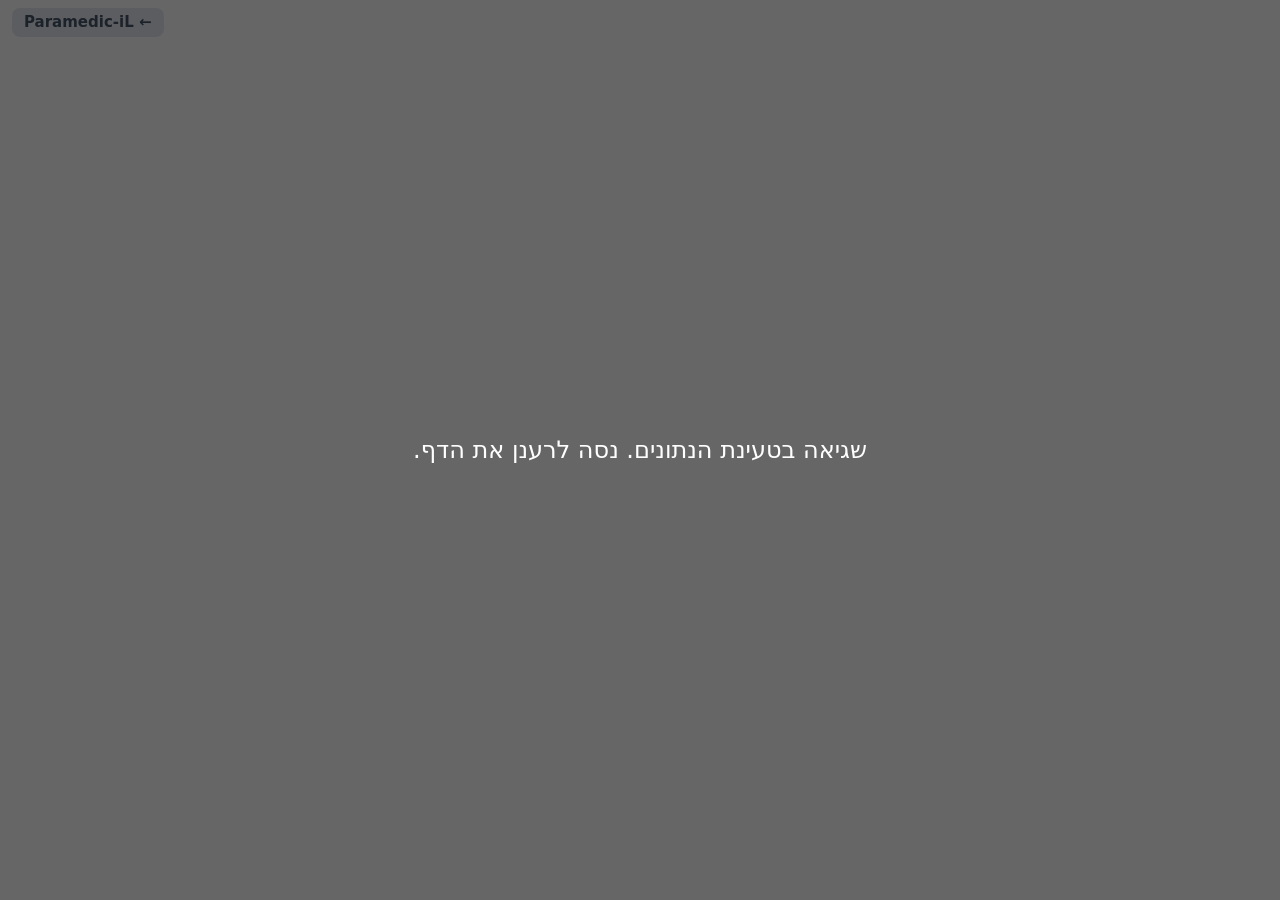
<file: tools/pediatric-calc/app.html>
<!DOCTYPE html>
<html lang="he" dir="rtl">
<head>
  <meta charset="UTF-8">
  <meta name="viewport" content="width=device-width, initial-scale=1, viewport-fit=cover, maximum-scale=1, user-scalable=no">
  <meta name="apple-mobile-web-app-capable" content="yes">
  <meta name="mobile-web-app-capable" content="yes">
  <title>מחשבון פדיאטרי</title>
  <style>
    /* ========= משתני שליטה מרכזיים =========
       שנה רק כאן את W / L / גודל טקסט (זהה לתפריט ומבחן חובשים)
       --------------------------------------- */
    :root {
      /* W: רוחב האפליקציה ביחס למסך */
      --app-width: 95vw;

      /* L: גובה כפתור (גובה מינימלי) */
      --btn-height: 5rem;

      /* גודל טקסט בסיסי (כפתורים, כותרות, טקסט) */
      --fs-base: 3rem;

      /* גודל טקסט בשדות קלט – >= 16px מונע זום אוטומטי ב‑iOS */
      --fs-input: 3rem;

      /* גודל כפתורי המקלדת (עיגולים) */
      --key-size: 5rem;

      /* סליידר מין: גובה המסלול וגודל העיגול */
      --slider-track-height: 3.2rem;
      --slider-thumb-size: 2.6rem;

      --blue: #3b82f6;
      --blue-dark: #1d4ed8;
      --bg: #ffffff;
      --text: #0f172a;
      --radius: 18px;
    }
    *, *::before, *::after { box-sizing: border-box; }

    /* ===== MASTER SIZE KNOB =====
       Every component size is in rem, so this single value scales the whole app.
       The size slider (when ?tune=1) changes this live; set the number you like
       here as the permanent default. */
    html { font-size: 8px; }

    html, body {
      margin: 0; padding: 0; direction: rtl; text-align: center;
      background: var(--bg); color: var(--text);
      font-family: system-ui, -apple-system, Segoe UI, Roboto, Helvetica, Arial, sans-serif;
      overflow-x: hidden;
      touch-action: manipulation;
      -webkit-user-select: none;
      user-select: none;
    }
    /* font-size lives on body only, so the rem-based master knob on <html> works */
    body { font-size: var(--fs-base); }
    #app {
      width: var(--app-width); max-width: var(--app-width);
      margin: 0 auto; padding: 50px 0 28px;
      -webkit-user-select: none;
      user-select: none;
    }
    h1, h2 { margin: 0.5rem 0 1rem 0; font-size: var(--fs-base); text-align: center; }
    .btn {
      display: block; width: 100%; border: none; border-radius: var(--radius);
      background: var(--blue); color: white;
      min-height: var(--btn-height); padding: 0.6rem 0.9rem; margin: 1rem 0;
      font-size: var(--fs-base); line-height: 1.2; font-weight: 300; text-align: center;
      box-shadow: 0 6px 16px rgba(59,130,246,0.25); cursor: pointer;
      transition: transform 0.04s ease, background-color 0.12s ease, box-shadow 0.12s ease;
      -webkit-tap-highlight-color: transparent; user-select: none;
      -webkit-user-select: none;
      touch-action: manipulation;
    }
    @media (any-pointer: coarse) {
      .btn { min-height: 48px; margin: 1.2rem 0; }
      .floating-back { min-width: 48px; min-height: 48px; }
    }
    .btn:active { background: var(--blue-dark); transform: translateY(1px); box-shadow: 0 3px 10px rgba(29,78,216,0.35); }
    .btn-primary { background: var(--blue); }
    .btn-var-male.btn-primary { background: var(--blue); box-shadow: 0 6px 16px rgba(59,130,246,0.25); }
    .btn-var-male:active { background: var(--blue-dark); box-shadow: 0 3px 10px rgba(29,78,216,0.35); }
    .btn-var-female.btn-primary { background: #ec4899; box-shadow: 0 6px 16px rgba(236,72,153,0.25); }
    .btn-var-female:active { background: #be185d; box-shadow: 0 3px 10px rgba(190,24,93,0.35); }
    .btn-secondary { background: #e2e8f0; color: var(--text); box-shadow: 0 4px 12px rgba(2,6,23,0.06); }
    .btn-secondary:active { background: #cbd5e1; transform: translateY(1px); }
    .btn-outline-black { background: #fff; color: #0f172a; border: 2px solid #0f172a; box-shadow: 0 4px 12px rgba(0,0,0,0.08); }
    .btn-outline-black:active { background: #f1f5f9; transform: translateY(1px); }
    .btn-about { background: #fff; color: #0f172a; border: 2px solid #0f172a; box-shadow: 0 4px 12px rgba(0,0,0,0.08); }
    .btn-about:active { background: #f1f5f9; transform: translateY(1px); }
    .display { font-size: var(--fs-base); margin-bottom: 1.5rem; user-select: none; text-align: center; }
    .keypad { display: grid; grid-template-columns: repeat(3, 1fr); gap: 0.8rem; justify-items: center; margin-bottom: 1.5rem; }
    .keypad .key {
      width: calc(var(--key-size) * 1.1 * 2); height: calc(var(--key-size) * 1.1 * 2);
      min-width: calc(var(--key-size) * 1.1 * 2); min-height: calc(var(--key-size) * 1.1 * 2);
    }
    .key {
      width: calc(var(--key-size) * 1.1); height: calc(var(--key-size) * 1.1);
      min-width: calc(var(--key-size) * 1.1); min-height: calc(var(--key-size) * 1.1);
      background: #e2e8f0; border: none; border-radius: 50%; font-size: var(--fs-base); color: var(--text);
      cursor: pointer; display: flex; align-items: center; justify-content: center;
      box-shadow: 0 4px 12px rgba(0,0,0,0.08); transition: transform 0.04s ease, background-color 0.12s ease;
      -webkit-tap-highlight-color: transparent;
    }
    .key:active { background: #cbd5e1; transform: translateY(1px); }
    .dosage-line { text-align: right; padding: 0.4rem 0; font-size: var(--fs-base); }
    .floating-back {
      position: fixed; bottom: 24px; right: 24px;
      width: calc(var(--key-size) * 1.1); height: calc(var(--key-size) * 1.1);
      min-width: calc(var(--key-size) * 1.1); min-height: calc(var(--key-size) * 1.1);
      border-radius: 50%; background: #c62828; color: #fff; border: none;
      font-size: 90%; font-weight: bold;
      display: flex; align-items: center; justify-content: center;
      z-index: 1000; cursor: pointer;
      box-shadow: 0 6px 16px rgba(198,40,40,0.4); transition: transform 0.04s ease;
      -webkit-tap-highlight-color: transparent;
    }
    .floating-back:active { transform: translateY(1px) scale(0.98); }

    /* Sex slider: rounded bar, thumb slides left/right, icons at sides */
    .sex-slider-area { margin-top: 0.4rem; }
    .sex-slider-label {
      font-size: 0.8em;
      color: #0f172a;
      font-weight: bold;
      margin: 0 0 0.5rem 0;
      text-align: center;
    }
    .sex-slider-wrap { margin: 1rem 0 1.5rem; }
    .sex-slider {
      display: flex; align-items: center; gap: 0.75rem;
      width: 100%; direction: rtl;
    }
    .sex-slider-icon {
      flex-shrink: 0; width: 2.5rem; height: 2.5rem;
      display: flex; align-items: center; justify-content: center;
    }
    .sex-slider-icon svg { width: 100%; height: 100%; }
    .sex-slider-icon svg path { transition: fill 0.2s ease; }
    .sex-slider--male .sex-slider-icon-left svg path { fill: #0f172a; }
    .sex-slider--male .sex-slider-icon-right svg path { fill: #94a3b8; }
    .sex-slider--female .sex-slider-icon-left svg path { fill: #94a3b8; }
    .sex-slider--female .sex-slider-icon-right svg path { fill: #0f172a; }
    .sex-slider-track {
      flex: 1; position: relative; direction: ltr;
      height: var(--slider-track-height, 3.2rem);
      min-height: 3rem;
      background: #e2e8f0;
      border-radius: 999px;
      cursor: pointer;
      -webkit-tap-highlight-color: transparent;
      touch-action: none;
      transition: background 0.2s ease;
    }
    .sex-slider--male .sex-slider-track { background: var(--blue); }
    .sex-slider--female .sex-slider-track { background: #ec4899; }
    .sex-slider-thumb {
      position: absolute; top: 50%; left: 0;
      width: var(--slider-thumb-size, 2.6rem);
      height: var(--slider-thumb-size, 2.6rem);
      border-radius: 50%;
      background: #fff;
      box-shadow: 0 2px 8px rgba(0,0,0,0.2);
      border: 1px solid rgba(0,0,0,0.08);
      pointer-events: none;
      transition: left 0.2s ease, transform 0.2s ease;
      transform: translateY(-50%);
    }
    .sex-slider-thumb[data-side="female"] {
      left: 100%;
      transform: translateY(-50%) translateX(-100%);
    }
    .sex-slider-thumb[data-side="male"] {
      left: 0;
      transform: translateY(-50%);
    }

    /* 3-position assess slider: same thickness and mechanics as sex slider */
    .assess-label { font-size: 0.8em; font-weight: bold; margin: 0.5rem 0 0.25rem; color: var(--text); }
    .assess-captions { font-size: 0.65em; color: #64748b; margin-bottom: 0.2rem; display: flex; justify-content: space-between; padding: 0 0.5rem; max-width: 100%; }
    .assess-slider-wrap { margin: 0 0 0.75rem; }
    .assess-slider {
      display: flex; align-items: center; width: 100%;
      height: var(--slider-track-height, 3.2rem);
      min-height: 3rem;
      background: #e2e8f0;
      border-radius: 999px;
      position: relative;
      cursor: pointer;
      -webkit-tap-highlight-color: transparent;
      touch-action: none;
    }
    .assess-slider-thumb {
      position: absolute; top: 50%;
      width: var(--slider-thumb-size, 2.6rem);
      height: var(--slider-thumb-size, 2.6rem);
      border-radius: 50%;
      background: var(--blue);
      box-shadow: 0 2px 8px rgba(59,130,246,0.4);
      transform: translateY(-50%);
      transition: left 0.2s ease;
      pointer-events: none;
    }
    .assess-slider-thumb.at-0 { left: 0; }
    .assess-slider-thumb.at-1 { left: 50%; transform: translateY(-50%) translateX(-50%); }
    .assess-slider-thumb.at-2 { left: 100%; transform: translateY(-50%) translateX(-100%); }

    /* Result screen: section cards and disclaimer – text 20% smaller */
    .result-screen { font-size: 80%; }
    .result-screen .result-section,
    .result-screen .dosage-line,
    .result-screen .result-disclaimer { font-size: 1em; }
    .result-section {
      background: #fff;
      border-radius: var(--radius);
      padding: 1rem 1.2rem;
      margin-bottom: 1rem;
      box-shadow: 0 4px 12px rgba(0,0,0,0.08);
      border: 1px solid #e2e8f0;
    }
    .result-section h1, .result-section h2 {
      margin: 0 0 0.75rem 0;
      font-size: 1em;
      text-align: center;
    }
    .result-section--ltr { direction: ltr; text-align: left; }
    .result-section--ltr .dosage-line { text-align: left; }
    .result-disclaimer { font-size: 50%; }
    .patient-summary-box {
      border-radius: var(--radius);
      padding: 1rem 1.2rem;
      margin-bottom: 1rem;
      color: #fff;
      text-align: center;
      box-shadow: 0 4px 12px rgba(0,0,0,0.15);
    }
    .patient-summary-box.patient-male { background: var(--blue); border: 1px solid var(--blue-dark); }
    .patient-summary-box.patient-female { background: #ec4899; border: 1px solid #be185d; }
    .patient-summary-box h1, .patient-summary-box h2 { margin: 0 0 0.5rem 0; color: #fff; font-size: 1em; }
    .patient-summary-box p { margin: 0.25rem 0; color: #fff; font-size: 1em; text-align: right; }
    .patient-summary-box--in-list, .patient-summary-box--in-list h1, .patient-summary-box--in-list h2, .patient-summary-box--in-list p { font-size: 80%; }

    /* Age arc (below sex slider): colors by sex, knob = button blue */
    .age-arc-area { margin: 1rem 0; }
    .age-arc-header { font-size: 0.8em; font-weight: bold; margin-bottom: 0.25rem; color: var(--text); }
    .age-arc-value { font-size: 80%; min-height: 2em; color: var(--text); margin-bottom: 0.00375rem; }
    .arcs-wrap {
      position: relative;
      width: 100%;
      max-width: 100%;
      aspect-ratio: 280 / 240;
      margin: 0 auto;
      overflow: visible;
    }
    .arc-svg { width: 100%; height: 100%; display: block; overflow: visible; touch-action: none; pointer-events: none; }
    .arc-svg path.arc-path,
    .arc-svg g[id="knobYears"],
    .arc-svg g[id="knobMonths"],
    .arc-svg g[id="knobOuter"],
    .arc-svg g[id="knobInner"],
    .arc-svg g[id="dialYears"],
    .arc-svg g[id="dialMonths"],
    .arc-svg g[id="dialOuter"],
    .arc-svg g[id="dialInner"] { pointer-events: auto; }
    .arc-path { fill: none; stroke-linecap: round; }
    .arc-sex-male #arcYears, .arc-sex-male #arcOuter { stroke: var(--blue); stroke-width: 26; }
    .arc-sex-male #arcMonths, .arc-sex-male #arcInner { stroke: var(--blue-dark); stroke-width: 22; }
    .arc-sex-female #arcYears, .arc-sex-female #arcOuter { stroke: #ec4899; stroke-width: 26; }
    .arc-sex-female #arcMonths, .arc-sex-female #arcInner { stroke: #be185d; stroke-width: 22; }
    .arc-knob { fill: #fff; stroke: rgba(0,0,0,0.12); stroke-width: 2; cursor: pointer; filter: drop-shadow(0 2px 4px rgba(0,0,0,0.2)); }
    .arc-knob.locked { opacity: 0.5; cursor: not-allowed; }
    .arc-dial { font-size: 11px; font-weight: normal; fill: #fff; text-anchor: middle; dominant-baseline: middle; }
    .arc-center-btn {
      position: absolute;
      left: 50%;
      top: 58.333%;
      transform: translate(-50%, -50%);
      width: calc(var(--key-size) * 1.1 * 1.5);
      height: calc(var(--key-size) * 1.1 * 1.5);
      min-width: calc(var(--key-size) * 1.1 * 1.5);
      min-height: calc(var(--key-size) * 1.1 * 1.5);
      border-radius: 50%;
      border: none;
      cursor: pointer;
      display: flex;
      align-items: center;
      justify-content: center;
      padding: 0;
      font-size: 90%;
      font-weight: bold;
      -webkit-tap-highlight-color: transparent;
      animation: arc-glow 0.6s ease-in-out infinite alternate;
      z-index: 10;
      pointer-events: auto;
    }
    .arc-center-btn svg { width: 80%; height: 80%; max-width: 120px; max-height: 120px; pointer-events: none; }
    .arc-sex-male .arc-center-btn { background: var(--blue); color: #fff; box-shadow: 0 0 0 2px var(--blue-dark); }
    .arc-sex-male .arc-center-btn svg path { fill: #fff; }
    .arc-sex-female .arc-center-btn { background: #ec4899; color: #fff; box-shadow: 0 0 0 2px #be185d; }
    .arc-sex-female .arc-center-btn svg path { fill: #fff; }
    @keyframes arc-glow {
      from { opacity: 1; filter: brightness(1.2); }
      to { opacity: 0.85; filter: brightness(0.85); }
    }
    #loadingCurtain {
      display: none;
      position: fixed;
      left: 0;
      top: 0;
      right: 0;
      bottom: 0;
      background: rgba(0,0,0,0.6);
      z-index: 9999;
      align-items: center;
      justify-content: center;
      font-size: var(--fs-base);
      color: #fff;
      text-align: center;
      padding: 2rem;
    }
    #loadingCurtain.show { display: flex; }

    /* Night mode: dark background, pale grey text; keep blue/pink/red */
    html[data-theme="night"] { --bg: #1a1a2e; --text: #cbd5e1; }
    html[data-theme="night"] body { background: #1a1a2e; color: #cbd5e1; }
    html[data-theme="night"] #app { color: #cbd5e1; }
    html[data-theme="night"] .btn-secondary { background: #334155; color: #cbd5e1; }
    html[data-theme="night"] .btn-outline-black, html[data-theme="night"] .btn-about { background: #334155; color: #cbd5e1; border-color: #64748b; }
    html[data-theme="night"] .key { background: #334155; color: #cbd5e1; }
    html[data-theme="night"] .assess-slider { background: #334155; }
    html[data-theme="night"] .sex-slider--male .sex-slider-icon-left svg path { fill: #fff; }
    html[data-theme="night"] .sex-slider--female .sex-slider-icon-right svg path { fill: #fff; }
    html[data-theme="night"] .result-section { background: #1e293b; border-color: #334155; color: #cbd5e1; }
    html[data-theme="night"] .result-section h1, html[data-theme="night"] .result-section h2 { color: #cbd5e1; }
    html[data-theme="night"] .dosage-line { color: #cbd5e1; }
    html[data-theme="night"] .floating-back { background: #c62828; color: #fff; }
    html[data-theme="night"] .theme-toggle { background: #334155; border: 1px solid #64748b; color: #cbd5e1; }
    html[data-theme="night"] .theme-toggle svg path { fill: #cbd5e1; }
    html[data-theme="night"] [style*="color:red"], html[data-theme="night"] .result-disclaimer { color: #ef4444 !important; }
    html[data-theme="night"] .sex-slider-label, html[data-theme="night"] .assess-label, html[data-theme="night"] .assess-captions { color: #cbd5e1; }
    html[data-theme="night"] .age-arc-header, html[data-theme="night"] .age-arc-value { color: #cbd5e1; }
    html[data-theme="night"] h1, html[data-theme="night"] h2 { color: #cbd5e1; }
    .step1-header {
      display: flex; align-items: center; justify-content: center; gap: 0.75rem;
      margin: 0.5rem 0 1rem 0; flex-wrap: wrap;
    }
    .step1-header h1 { margin: 0; flex: 1; min-width: 0; }
    .theme-toggle,
    .header-icon {
      flex-shrink: 0;
      width: 2.5rem; height: 2.5rem; border-radius: 50%;
      border: none; cursor: pointer; display: flex; align-items: center; justify-content: center;
      background: #e2e8f0; padding: 0; -webkit-tap-highlight-color: transparent;
    }
    .theme-toggle svg, .header-icon svg { width: 100%; height: 100%; }
    .theme-toggle svg path { fill: #475569; }
    .header-icon svg path { fill: #475569; }
    html[data-theme="night"] .header-icon { background: #334155; border: 1px solid #64748b; }
    html[data-theme="night"] .header-icon svg path { fill: #cbd5e1; }

    /* discrete back-to-site link (fixed px so the slider never scales it) */
    .site-back {
      position: fixed; top: 8px; left: 12px; z-index: 1100;
      font: 600 15px/1 system-ui, sans-serif; color: #475569;
      background: rgba(226,232,240,.92); text-decoration: none;
      padding: 7px 12px; border-radius: 8px;
    }
    html[data-theme="night"] .site-back { color: #cbd5e1; background: rgba(51,65,85,.92); }

    /* size-tuning slider (only shown with ?tune=1) — fixed px, independent of scale */
    #size-control {
      position: fixed; top: 6px; right: 10px; z-index: 1100; display: none;
      align-items: center; gap: 8px; font: 600 13px/1 system-ui, sans-serif;
      color: #fff; background: rgba(15,23,42,.92); padding: 8px 12px;
      border-radius: 10px; box-shadow: 0 4px 14px rgba(0,0,0,0.3); direction: ltr;
    }
    #size-control.show { display: flex; }
    #size-control input[type=range] { width: 130px; }
    #size-control b { min-width: 52px; text-align: right; font-variant-numeric: tabular-nums; }
  </style>
</head>
<body>
  <a class="site-back" href="../../index.html" target="_top">&larr; Paramedic-iL</a>

  <!-- Size tuning slider (visible only with ?tune=1) -->
  <div id="size-control">
    <span>גודל</span>
    <input type="range" id="size-slider" min="6" max="20" step="0.5" value="8">
    <b id="size-val">8.0px</b>
  </div>

  <div id="app"></div>
  <div id="loadingCurtain" class="show">טוען את אפליקציית המחשבון הפדיאטרי</div>
  <script>
    /*****************************************************
     * API CONFIG  ← set this after deploying the
     * "site API version" Code.gs as a Web App.
     * Paste the deployed URL (ends with /exec):
     *****************************************************/
    const API_URL = "https://script.google.com/macros/s/AKfycbxsDGZDiFzIS4Ix4zXwhc9X_3bYxAdKzpdHbwCrb6jGSbjLnL_fi2cNKA0i0ALB_8ioRw/exec";

    function apiGet(action, params) {
      var url = API_URL + '?action=' + encodeURIComponent(action);
      if (params) { for (var k in params) { url += '&' + encodeURIComponent(k) + '=' + encodeURIComponent(params[k]); } }
      return fetch(url).then(function (r) { return r.json(); });
    }
    function apiPost(payload) {
      // text/plain avoids a CORS preflight against Apps Script; fire-and-forget.
      try {
        fetch(API_URL, { method: 'POST', headers: { 'Content-Type': 'text/plain;charset=utf-8' }, body: JSON.stringify(payload) });
      } catch (e) {}
    }
    window.__logLink = function () { apiPost({ action: 'logLink' }); };

    /*****************************************************
     * SIZE TUNING (master scale = root font-size in px)
     * Shown only when the URL has ?tune=1. The value you
     * pick is what to set in CSS  html { font-size: __px }.
     *****************************************************/
    (function () {
      var root = document.documentElement;
      var slider = document.getElementById('size-slider');
      var valEl = document.getElementById('size-val');
      var control = document.getElementById('size-control');
      function apply(px) { root.style.fontSize = px + 'px'; valEl.textContent = px.toFixed(1) + 'px'; }
      var saved = parseFloat(localStorage.getItem('pediatricCalcRootPx'));
      if (!isNaN(saved)) { slider.value = saved; apply(saved); }
      if (/[?&]tune=1\b/.test(location.search)) { control.classList.add('show'); }
      slider.addEventListener('input', function () {
        var v = parseFloat(slider.value); apply(v);
        localStorage.setItem('pediatricCalcRootPx', v);
      });
    })();

    var state = { sex:null, varType:null, ageY:0, ageM:0, height:0, weight:0, protocol:null, assessMode:1, protocolListMode:null, canonicalRow:0, protocols:[], drugs:[] };

    (function applySavedTheme() {
      try {
        var saved = localStorage.getItem('pediatric-calc-theme');
        if (saved === 'night') document.documentElement.setAttribute('data-theme', 'night');
      } catch (e) {}
    })();

    function toggleTheme() {
      var html = document.documentElement;
      var isNight = html.getAttribute('data-theme') === 'night';
      if (isNight) {
        html.removeAttribute('data-theme');
        try { localStorage.setItem('pediatric-calc-theme', 'day'); } catch (e) {}
      } else {
        html.setAttribute('data-theme', 'night');
        try { localStorage.setItem('pediatric-calc-theme', 'night'); } catch (e) {}
      }
      var btn = document.getElementById('themeToggleBtn');
      if (btn) {
        var nowNight = html.getAttribute('data-theme') === 'night';
        btn.innerHTML = nowNight ? SUN_ICON : MOON_ICON;
        btn.title = nowNight ? 'מצב יום' : 'מצב לילה';
      }
    }

    function reset() {
      var keepLabels = state.ageLabels;
      var keepBoysW = state.boysWeight;
      var keepBoysH = state.boysHeight;
      var keepGirlsW = state.girlsWeight;
      var keepGirlsH = state.girlsHeight;
      state = { sex:null, varType:null, ageY:0, ageM:0, height:0, weight:0, protocol:null, assessMode:1, protocolListMode:null, canonicalRow:0 };
      if (keepLabels) state.ageLabels = keepLabels;
      if (keepBoysW) state.boysWeight = keepBoysW;
      if (keepBoysH) state.boysHeight = keepBoysH;
      if (keepGirlsW) state.girlsWeight = keepGirlsW;
      if (keepGirlsH) state.girlsHeight = keepGirlsH;
      showStep1();
    }

    function show(html) {
      var container = document.getElementById('app');
      container.innerHTML = html;
      window.scrollTo(0, 0);
    }

    function attrEsc(s) {
      if (s == null || s === '') return '';
      return String(s).replace(/&/g, '&amp;').replace(/"/g, '&quot;').replace(/</g, '&lt;');
    }

    var SCROLL_GUARD_THRESHOLD = 12;
    function appButtonHandler(e) {
      if (e.type === 'touchend') e.preventDefault();
      var el = e.target;
      var app = document.getElementById('app');
      while (el && el !== app) {
        if (el.nodeName === 'BUTTON' && el.getAttribute('data-action')) break;
        el = el.parentNode;
      }
      if (!el || el === app) return;
      if (window._scrollGuard) {
        var cy = e.changedTouches ? e.changedTouches[0].clientY : e.clientY;
        var dy = Math.abs(cy - window._scrollGuard.y);
        window._scrollGuard = null;
        if (dy > SCROLL_GUARD_THRESHOLD) return;
      }
      var action = el.getAttribute('data-action');
      var param = el.getAttribute('data-param');
      if (action === 'chooseVar') { chooseVar(param); return; }
      if (action === 'showProtocols') { showProtocols(param === 'true'); return; }
      if (action === 'showDrugs') { showDrugs(); return; }
      if (action === 'showAbout') { showAbout(); return; }
      if (action === 'toggleTheme') { toggleTheme(); return; }
      if (action === 'showStep1') { showStep1(); return; }
      if (action === 'chooseProtocol') { chooseProtocol(param || ''); return; }
      if (action === 'openPage') { openPage(param); return; }
      if (action === 'reset') {
        var curtainMsg = el.getAttribute('data-curtain');
        if (curtainMsg) showLoadingCurtain(curtainMsg);
        reset();
        return;
      }
      if (action === 'dialPress') { dialPress(el.getAttribute('data-key') || '', window.currentField || ''); return; }
      if (action === 'showStep4') { showStep4(); return; }
      if (action === 'openProtocol') { openProtocol(); return; }
    }

    function scrollGuardCapture(e) {
      var el = e.target;
      var app = document.getElementById('app');
      while (el && el !== app) {
        if (el.nodeName === 'BUTTON' && el.getAttribute('data-action')) break;
        el = el.parentNode;
      }
      if (!el || el === app) return;
      var y = e.touches ? e.touches[0].clientY : e.clientY;
      var x = e.touches ? e.touches[0].clientX : e.clientX;
      window._scrollGuard = { y: y, x: x };
    }
    (function setupAppButtonDelegation() {
      var app = document.getElementById('app');
      if (!app) return;
      app.addEventListener('mousedown', scrollGuardCapture);
      app.addEventListener('touchstart', scrollGuardCapture, { passive: true });
      app.addEventListener('click', appButtonHandler);
      app.addEventListener('touchend', appButtonHandler, { passive: false });
    })();

    var MALE_ICON = '<svg xmlns="http://www.w3.org/2000/svg" height="24px" viewBox="0 -960 960 960" width="24px" fill="#e3e3e3"><path d="M800-800v240h-80v-103L561-505q19 28 29 59.5t10 65.5q0 92-64 156t-156 64q-92 0-156-64t-64-156q0-92 64-156t156-64q33 0 65 9.5t59 29.5l159-159H560v-80h240ZM281-479q-41 41-41 99t41 99q41 41 99 41t99-41q41-41 41-99t-41-99q-41-41-99-41t-99 41Z"/></svg>';
    var FEMALE_ICON = '<svg xmlns="http://www.w3.org/2000/svg" height="24px" viewBox="0 -960 960 960" width="24px" fill="#e3e3e3"><path d="M440-120v-80h-80v-80h80v-84q-79-14-129.5-75.5T260-582q0-91 64.5-154.5T480-800q91 0 155.5 63.5T700-582q0 81-50.5 142.5T520-364v84h80v80h-80v80h-80Zm139-361q41-41 41-99t-41-99q-41-41-99-41t-99 41q-41 41-41 99t41 99q41 41 99 41t99-41Z"/></svg>';
    var SUN_ICON = '<svg xmlns="http://www.w3.org/2000/svg" height="24px" viewBox="0 -960 960 960" width="24px"><path d="M440-760v-160h80v160h-80Zm266 110-55-55 112-115 56 57-113 113Zm54 210v-80h160v80H760ZM440-40v-160h80v160h-80ZM254-652 140-763l57-56 113 113-56 54Zm508 512L651-255l54-54 114 110-57 59ZM40-440v-80h160v80H40Zm157 300-56-57 112-112 29 27 29 28-114 114Zm113-170q-70-70-70-170t70-170q70-70 170-70t170 70q70 70 70 170t-70 170q-70 70-170 70t-170-70Zm283-57q47-47 47-113t-47-113q-47-47-113-47t-113 47q-47 47-47 113t47 113q47 47 113 47t113-47ZM480-480Z"/></svg>';
    var MOON_ICON = '<svg xmlns="http://www.w3.org/2000/svg" height="24px" viewBox="0 -960 960 960" width="24px"><path d="M380-160q133 0 226.5-93.5T700-480q0-133-93.5-226.5T380-800h-21q-10 0-19 2 57 66 88.5 147.5T460-480q0 89-31.5 170.5T340-162q9 2 19 2h21Zm0 80q-53 0-103.5-13.5T180-134q93-54 146.5-146T380-480q0-108-53.5-200T180-826q46-27 96.5-40.5T380-880q83 0 156 31.5T663-763q54 54 85.5 127T780-480q0 83-31.5 156T663-197q-54 54-127 85.5T380-80Zm80-400Z"/></svg>';
    var MEDS_ICON = '<svg xmlns="http://www.w3.org/2000/svg" height="24px" viewBox="0 -960 960 960" width="24px" fill="#e3e3e3"><path d="m678-134 46-46-64-64-46 46q-14 14-14 32t14 32q14 14 32 14t32-14Zm102-102 46-46q14-14 14-32t-14-32q-14-14-32-14t-32 14l-46 46 64 64ZM735-77q-37 37-89 37t-89-37q-37-37-37-89t37-89l148-148q37-37 89-37t89 37q37 37 37 89t-37 89L735-77ZM200-200v-560 560Zm0 80q-33 0-56.5-23.5T120-200v-560q0-33 23.5-56.5T200-840h168q13-36 43.5-58t68.5-22q38 0 68.5 22t43.5 58h168q33 0 56.5 23.5T840-760v245q-20-5-40-5t-40 3v-243H200v560h243q-3 20-3 40t5 40H200Zm301.5-678.5Q510-807 510-820t-8.5-21.5Q493-850 480-850t-21.5 8.5Q450-833 450-820t8.5 21.5Q467-790 480-790t21.5-8.5ZM280-600v-80h400v80H280Zm0 160v-80h400v34q-8 5-15.5 11.5T649-460l-20 20H280Zm0 160v-80h269l-49 49q-8 8-14.5 15.5T474-280H280Z"/></svg>';
    var PROTOCOLS_ICON = '<svg xmlns="http://www.w3.org/2000/svg" height="24px" viewBox="0 -960 960 960" width="24px" fill="#e3e3e3"><path d="M480-160q-48-38-104-59t-116-21q-42 0-82.5 11T100-198q-21 11-40.5-1T40-234v-482q0-11 5.5-21T62-752q46-24 96-36t102-12q58 0 113.5 15T480-740v484q51-32 107-48t113-16q36 0 70.5 6t69.5 18v-480q15 5 29.5 10.5T898-752q11 5 16.5 15t5.5 21v482q0 23-19.5 35t-40.5 1q-37-20-77.5-31T700-240q-60 0-116 21t-104 59Zm80-200v-380l200-200v400L560-360Zm-160 65v-396q-33-14-68.5-21.5T260-720q-37 0-72 7t-68 21v397q35-13 69.5-19t70.5-6q36 0 70.5 6t69.5 19Zm0 0v-396 396Z"/></svg>';
    var ABOUT_ICON = '<svg xmlns="http://www.w3.org/2000/svg" height="24px" viewBox="0 -960 960 960" width="24px" fill="#e3e3e3"><path d="M440-280h80v-240h-80v240Zm68.5-331.5Q520-623 520-640t-11.5-28.5Q497-680 480-680t-28.5 11.5Q440-657 440-640t11.5 28.5Q463-600 480-600t28.5-11.5ZM480-80q-83 0-156-31.5T197-197q-54-54-85.5-127T80-480q0-83 31.5-156T197-763q54-54 127-85.5T480-880q83 0 156 31.5T763-763q54 54 85.5 127T880-480q0 83-31.5 156T763-197q-54 54-127 85.5T480-80Zm0-80q134 0 227-93t93-227q0-134-93-227t-227-93q-134 0-227 93t-93 227q0 134 93 227t227 93Zm0-320Z"/></svg>';

    function showStep1() {
      if (state.sex === null) state.sex = 'Male';
      var sexClass = state.sex === 'Female' ? 'female' : 'male';
      state.canonicalRow = 0;
      if (state.sex === 'Male' && state.boysWeight && state.boysWeight[0] != null) {
        state.weight = Number(state.boysWeight[0]);
        state.height = Number(state.boysHeight[0]);
      } else if (state.sex === 'Female' && state.girlsWeight && state.girlsWeight[0] != null) {
        state.weight = Number(state.girlsWeight[0]);
        state.height = Number(state.girlsHeight[0]);
      }
      state.weightKg = Math.max(3, Math.min(45, Math.floor(state.weight || 0)));
      state.weightGr = Math.min(1000, Math.max(0, Math.round(((state.weight || 0) % 1) * 1000)));
      if (state.weightGr >= 1000) { state.weightKg++; state.weightGr = 0; }
      var m = state.assessMode == null ? 1 : state.assessMode;
      var arcHeader = m === 0 ? 'המשקל שנבחר הוא:' : (m === 1 ? 'הגיל שנבחר הוא:' : 'הגובה שנבחר הוא:');
      var arcVal = m === 0 ? formatWeightDisplay() : (m === 1 ? (getAgeLabelForDisplay() || 'יילוד') : Number(state.height || 49).toFixed(2) + ' ס"מ');
      var arcHtml = '<div class="age-arc-area arc-sex-' + sexClass + '" id="ageArcWrap">';
      arcHtml += '<p class="age-arc-header" id="arcHeader">' + arcHeader + '</p>';
      arcHtml += '<p class="age-arc-value" id="ageArcText">' + arcVal + '</p>';
      arcHtml += '<div class="arcs-wrap">';
      arcHtml += '<svg class="arc-svg" id="arcSvg" viewBox="0 0 280 240" xmlns="http://www.w3.org/2000/svg">';
      arcHtml += '<path id="arcOuter" class="arc-path" d=""/><path id="arcInner" class="arc-path inner" d=""/>';
      arcHtml += '<g id="dialOuter"></g><g id="dialInner"></g>';
      arcHtml += '<g id="knobOuter"><circle id="knobOuterCircle" class="arc-knob" r="12" cx="0" cy="0"/></g>';
      arcHtml += '<g id="knobInner"><circle id="knobInnerCircle" class="arc-knob" r="10" cx="0" cy="0"/></g>';
      arcHtml += '</svg>';
      arcHtml += '<button type="button" class="arc-center-btn" id="arcCenterBtn" title="המשך">המשך</button>';
      arcHtml += '</div></div>';
      var isNight = document.documentElement.getAttribute('data-theme') === 'night';
      var html = '<div class="step1-header">';
      html += '<h1>מחשבון פדיאטרי</h1>';
      html += '<button type="button" class="theme-toggle" id="themeToggleBtn" data-action="toggleTheme" title="' + (isNight ? 'מצב יום' : 'מצב לילה') + '">' + (isNight ? SUN_ICON : MOON_ICON) + '</button>';
      html += '<button type="button" class="header-icon" data-action="showDrugs" title="רשימת תרופות">' + MEDS_ICON + '</button>';
      html += '<button type="button" class="header-icon" data-action="showProtocols" title="רשימת פרוטוקולים">' + PROTOCOLS_ICON + '</button>';
      html += '<button type="button" class="header-icon" data-action="showAbout" title="אודות">' + ABOUT_ICON + '</button>';
      html += '</div>';
      html += '<div class="sex-slider-area"><p class="sex-slider-label">בחר מין המטופל</p>';
      html += '<div class="sex-slider-wrap"><div class="sex-slider sex-slider--' + sexClass + '" id="sexSlider">';
      html += '<span class="sex-slider-icon sex-slider-icon-right">' + FEMALE_ICON + '</span>';
      html += '<div class="sex-slider-track" id="sexTrack"><span class="sex-slider-thumb" id="sexThumb" data-side="' + sexClass + '"></span></div>';
      html += '<span class="sex-slider-icon sex-slider-icon-left">' + MALE_ICON + '</span></div></div></div>';
      html += '<p class="assess-label">בחר אופן הערכה:</p>';
      html += '<p class="assess-captions"><span>לפי משקל</span><span>לפי גיל</span><span>לפי גובה</span></p>';
      html += '<div class="assess-slider-wrap"><div class="assess-slider" id="assessSlider">';
      html += '<span class="assess-slider-thumb at-' + m + '" id="assessThumb"></span></div></div>';
      html += arcHtml;
      html += '<button type="button" class="btn btn-outline-black" data-action="showProtocols">רשימת פרוטוקולים</button>';
      html += '<button type="button" class="btn btn-outline-black" data-action="showDrugs">רשימת תרופות</button>';
      html += '<button type="button" class="btn btn-about" data-action="showAbout">אודות</button>';
      show(html);
      initSexSlider();
      initAssessSlider();
      initUnifiedArc();
      hideLoadingCurtain();
    }
    function formatWeightDisplay() {
      var kg = typeof state.weightKg === 'number' ? state.weightKg : Math.floor(state.weight || 0);
      var gr = typeof state.weightGr === 'number' ? state.weightGr : Math.round(((state.weight || 0) % 1) * 1000);
      gr = Math.min(1000, Math.max(0, gr));
      var g = String(gr);
      while (g.length < 3) g = '0' + g;
      return kg + '.' + g + ' ק"ג';
    }

    function getAgeLabelForDisplay() {
      var labels = state.ageLabels;
      if (!labels || !labels.length) return 'יילוד';
      var totalMonths = (state.ageY || 0) * 12 + (state.ageM || 0);
      var halfMonths = (state.ageY || 0) * 24 + Math.round((state.ageM || 0) * 2);
      var idx = Math.min(labels.length - 1, Math.max(0, halfMonths));
      return labels[idx] || 'יילוד';
    }
    function totalMonths() { return (state.ageY || 0) * 12 + (state.ageM || 0); }
    function getWeightHeightForAge() {
      var month = Math.min(156, Math.max(0, totalMonths()));
      var w = state.sex === 'Female' ? state.girlsWeight : state.boysWeight;
      var h = state.sex === 'Female' ? state.girlsHeight : state.boysHeight;
      return { weight: (w && w[month] != null) ? Number(w[month]) : 10, height: (h && h[month] != null) ? Number(h[month]) : 100 };
    }
    function findClosestRowByWeight(w) {
      var arr = state.sex === 'Female' ? state.girlsWeight : state.boysWeight;
      if (!arr) return 0;
      var best = 0, bestD = 1e9;
      for (var i = 0; i <= 156; i++) {
        if (arr[i] == null || arr[i] === undefined) continue;
        var d = Math.abs(Number(arr[i]) - w);
        if (d < bestD) { bestD = d; best = i; }
      }
      return best;
    }
    function findClosestRowByHeight(h) {
      var arr = state.sex === 'Female' ? state.girlsHeight : state.boysHeight;
      if (!arr) return 0;
      var best = 0, bestD = 1e9;
      for (var i = 0; i <= 156; i++) {
        if (arr[i] == null || arr[i] === undefined) continue;
        var d = Math.abs(Number(arr[i]) - h);
        if (d < bestD) { bestD = d; best = i; }
      }
      return best;
    }
    function syncStateFromModeSwitch(newMode) {
      var prev = state.assessMode;
      if (prev === newMode) return;
      var row;
      if (prev === 0) row = findClosestRowByWeight(state.weight || 10);
      else if (prev === 1) row = Math.min(156, Math.max(0, totalMonths()));
      else row = findClosestRowByHeight(state.height || 100);
      state.canonicalRow = row;
      row = Math.min(156, Math.max(0, row));
      var wArr = state.sex === 'Female' ? state.girlsWeight : state.boysWeight;
      var hArr = state.sex === 'Female' ? state.girlsHeight : state.boysHeight;
      if (newMode === 1) {
        state.ageY = Math.floor(row / 12);
        state.ageM = row % 12;
      } else if (newMode === 0) {
        state.weight = (wArr && wArr[row] != null) ? Number(wArr[row]) : (state.weight || 10);
        state.weightKg = Math.max(3, Math.min(45, Math.floor(state.weight || 0)));
        state.weightGr = Math.round(((state.weight || 0) % 1) * 1000);
        if (state.weightGr >= 1000) { state.weightKg++; state.weightGr = 0; }
        state.weightGr = Math.min(1000, Math.max(0, state.weightGr));
      } else if (newMode === 2) {
        state.height = (hArr && hArr[row] != null) ? Number(hArr[row]) : (state.height || 49);
        state.height = Math.max(49, Math.min(157, state.height));
      }
    }
    function syncAllFromCanonicalRow() {
      var row = Math.min(156, Math.max(0, state.canonicalRow != null ? state.canonicalRow : 0));
      var wArr = state.sex === 'Female' ? state.girlsWeight : state.boysWeight;
      var hArr = state.sex === 'Female' ? state.girlsHeight : state.boysHeight;
      state.ageY = Math.floor(row / 12);
      state.ageM = row % 12;
      state.weight = (wArr && wArr[row] != null) ? Number(wArr[row]) : (state.weight || 10);
      state.weightKg = Math.max(3, Math.min(45, Math.floor(state.weight || 0)));
      state.weightGr = Math.round(((state.weight || 0) % 1) * 1000);
      if (state.weightGr >= 1000) { state.weightKg++; state.weightGr = 0; }
      state.weightGr = Math.min(1000, Math.max(0, state.weightGr));
      state.height = (hArr && hArr[row] != null) ? Number(hArr[row]) : (state.height || 49);
      state.height = Math.max(49, Math.min(157, state.height));
    }

    function initSexSlider() {
      var track = document.getElementById('sexTrack');
      var thumb = document.getElementById('sexThumb');
      if (!track || !thumb) return;

      function setSex(female) {
        state.sex = female ? 'Female' : 'Male';
        thumb.setAttribute('data-side', female ? 'female' : 'male');
        var slider = document.getElementById('sexSlider');
        if (slider) slider.className = 'sex-slider sex-slider--' + (female ? 'female' : 'male');
        var arcWrap = document.getElementById('ageArcWrap');
        if (arcWrap) arcWrap.className = 'age-arc-area arc-sex-' + (female ? 'female' : 'male');
        var m = state.assessMode != null ? state.assessMode : 1;
        if (m === 0) state.canonicalRow = findClosestRowByWeight(state.weight || 10);
        else if (m === 1) state.canonicalRow = Math.min(156, Math.max(0, totalMonths()));
        else state.canonicalRow = findClosestRowByHeight(state.height || 100);
        syncAllFromCanonicalRow();
        if (window.refreshArcUI) window.refreshArcUI();
      }

      function sideFromX(clientX) {
        var r = track.getBoundingClientRect();
        var x = clientX - r.left;
        return x > r.width / 2;
      }

      track.addEventListener('click', function(e) {
        setSex(sideFromX(e.clientX));
      });

      var dragging = false;
      function onPointerDown(e) {
        e.preventDefault();
        dragging = true;
      }
      function onPointerMove(e) {
        if (!dragging) return;
        var clientX = e.touches ? e.touches[0].clientX : e.clientX;
        setSex(sideFromX(clientX));
      }
      function onPointerUp() {
        dragging = false;
      }

      track.addEventListener('mousedown', onPointerDown);
      track.addEventListener('touchstart', onPointerDown, { passive: false });
      window.addEventListener('mousemove', onPointerMove);
      window.addEventListener('mouseup', onPointerUp);
      window.addEventListener('touchmove', onPointerMove, { passive: false });
      window.addEventListener('touchend', onPointerUp);
    }

    function initAssessSlider() {
      var slider = document.getElementById('assessSlider');
      var thumb = document.getElementById('assessThumb');
      if (!slider || !thumb) return;

      function positionFromClientX(clientX) {
        var r = slider.getBoundingClientRect();
        var x = (clientX - r.left) / r.width;
        if (x < 0) x = 0;
        if (x > 1) x = 1;
        return x < 0.33 ? 0 : (x < 0.66 ? 1 : 2);
      }
      function setAssessModeFromPosition(idx) {
        if (idx === state.assessMode) return;
        syncStateFromModeSwitch(idx);
        state.assessMode = idx;
        thumb.className = 'assess-slider-thumb at-' + idx;
        if (window.refreshArcUI) window.refreshArcUI();
      }

      slider.addEventListener('click', function(e) {
        setAssessModeFromPosition(positionFromClientX(e.clientX));
      });

      var dragging = false;
      function onPointerDown(e) {
        e.preventDefault();
        dragging = true;
        var clientX = e.touches ? e.touches[0].clientX : e.clientX;
        setAssessModeFromPosition(positionFromClientX(clientX));
      }
      function onPointerMove(e) {
        if (!dragging) return;
        var clientX = e.touches ? e.touches[0].clientX : e.clientX;
        setAssessModeFromPosition(positionFromClientX(clientX));
      }
      function onPointerUp() {
        dragging = false;
      }

      slider.addEventListener('mousedown', onPointerDown);
      slider.addEventListener('touchstart', onPointerDown, { passive: false });
      window.addEventListener('mousemove', onPointerMove);
      window.addEventListener('mouseup', onPointerUp);
      window.addEventListener('touchmove', onPointerMove, { passive: false });
      window.addEventListener('touchend', onPointerUp);
    }

    function initUnifiedArc() {
      if (window._arcPointerMove) {
        document.removeEventListener('mousemove', window._arcPointerMove);
        document.removeEventListener('mouseup', window._arcPointerUp);
        document.removeEventListener('touchmove', window._arcPointerMove, { passive: false });
        document.removeEventListener('touchend', window._arcPointerUp);
        window._arcPointerMove = null;
        window._arcPointerUp = null;
      }
      var ARC_SPAN = (270 * Math.PI) / 180;
      var CX = 140, CY = 140;
      var R_OUTER = 88, R_INNER = 52;
      var ARC_START_PATH = (315 * Math.PI) / 180;
      var ARC_START_KNOB = (315 * Math.PI) / 180;
      var KNOB_DEAD_ZONE = 28;
      var dragging = null;
      if (typeof state.weightKg !== 'number') state.weightKg = Math.max(3, Math.min(45, Math.floor(state.weight || 10)));
      if (typeof state.weightGr !== 'number') state.weightGr = Math.min(1000, Math.max(0, Math.round(((state.weight || 0) % 1) * 1000)));
      if (state.assessMode === 2 && (state.height == null || state.height < 49)) state.height = 49;

      function arcPoint(r, t, forPath) {
        var start = forPath ? ARC_START_PATH : ARC_START_KNOB;
        var angle = start + t * ARC_SPAN;
        return { x: CX + r * Math.cos(angle), y: CY - r * Math.sin(angle) };
      }
      function angleToT(angle) {
        var gapMid = -Math.PI / 2;
        var a = angle;
        var t;
        if (a >= -0.785) t = (a + 0.785) / ARC_SPAN;
        else if (a <= -2.356) t = (a + 2 * Math.PI + 0.785) / ARC_SPAN;
        else return a < gapMid ? 1 : 0;
        if (t < 0) t = 0;
        if (t > 1) t = 1;
        return t;
      }
      function angleAt(x, y) { return Math.atan2(-(y - CY), x - CX); }
      function buildArcPath(r) {
        var start = arcPoint(r, 0, true);
        var end = arcPoint(r, 1, true);
        return 'M ' + start.x + ' ' + start.y + ' A ' + r + ' ' + r + ' 0 1 0 ' + end.x + ' ' + end.y;
      }
      function clientToSvg(clientX, clientY) {
        var rect = document.getElementById('arcSvg');
        if (!rect) return { x: 0, y: 0 };
        rect = rect.getBoundingClientRect();
        return { x: (clientX - rect.left) * (280 / rect.width), y: (clientY - rect.top) * (240 / rect.height) };
      }
      function getClientXY(e) {
        if (e.clientX != null) return { x: e.clientX, y: e.clientY };
        var t = e.touches && e.touches[0];
        return t ? { x: t.clientX, y: t.clientY } : { x: 0, y: 0 };
      }

      function updateHeaderAndValue() {
        var h = document.getElementById('arcHeader');
        var v = document.getElementById('ageArcText');
        if (!h || !v) return;
        var m = state.assessMode;
        if (m === 0) { h.textContent = 'המשקל שנבחר הוא:'; v.textContent = formatWeightDisplay(); }
        else if (m === 1) { h.textContent = 'הגיל שנבחר הוא:'; v.textContent = getAgeLabelForDisplay() || 'יילוד'; }
        else { h.textContent = 'הגובה שנבחר הוא:'; v.textContent = Number(state.height || 49).toFixed(2) + ' ס"מ'; }
      }
      function renderPathsAndDials() {
        var outer = document.getElementById('arcOuter');
        var inner = document.getElementById('arcInner');
        var dialO = document.getElementById('dialOuter');
        var dialI = document.getElementById('dialInner');
        var knobI = document.getElementById('knobInner');
        if (!outer || !inner) return;
        var m = state.assessMode;
        if (m === 2) {
          outer.setAttribute('d', buildArcPath(R_OUTER));
          inner.setAttribute('d', '');
          outer.setAttribute('class', 'arc-path single');
          if (knobI) knobI.style.display = 'none';
          if (dialO) {
            dialO.innerHTML = '';
            for (var i = 50; i <= 150; i += 10) {
              var t = 1 - (i - 49) / 107;
              var p = arcPoint(R_OUTER, t, false);
              var el = document.createElementNS('http://www.w3.org/2000/svg', 'text');
              el.setAttribute('class', 'arc-dial');
              el.setAttribute('x', p.x); el.setAttribute('y', p.y);
              el.textContent = i;
              dialO.appendChild(el);
            }
          }
          if (dialI) dialI.innerHTML = '';
        } else {
          outer.setAttribute('class', 'arc-path');
          inner.setAttribute('class', 'arc-path inner');
          if (knobI) knobI.style.display = '';
          outer.setAttribute('d', buildArcPath(R_OUTER));
          inner.setAttribute('d', buildArcPath(R_INNER));
          if (m === 0) {
            if (dialO) {
              dialO.innerHTML = '';
              for (var i = 3; i <= 45; i += 5) {
                var t = 1 - (i - 3) / 42;
                var p = arcPoint(R_OUTER, t, false);
                var el = document.createElementNS('http://www.w3.org/2000/svg', 'text');
                el.setAttribute('class', 'arc-dial');
                el.setAttribute('x', p.x); el.setAttribute('y', p.y);
                el.textContent = i;
                dialO.appendChild(el);
              }
            }
            if (dialI) {
              dialI.innerHTML = '';
              for (var j = 0; j <= 1000; j += 200) {
                var t = 1 - j / 1000;
                var p = arcPoint(R_INNER, t, false);
                var el = document.createElementNS('http://www.w3.org/2000/svg', 'text');
                el.setAttribute('class', 'arc-dial');
                el.setAttribute('x', p.x); el.setAttribute('y', p.y);
                el.textContent = j;
                dialI.appendChild(el);
              }
            }
          } else {
            if (dialO) {
              dialO.innerHTML = '';
              for (var i = 0; i <= 13; i++) {
                var t = 1 - i / 13;
                var p = arcPoint(R_OUTER, t, false);
                var el = document.createElementNS('http://www.w3.org/2000/svg', 'text');
                el.setAttribute('class', 'arc-dial');
                el.setAttribute('x', p.x); el.setAttribute('y', p.y);
                el.textContent = i;
                dialO.appendChild(el);
              }
            }
            if (dialI) {
              dialI.innerHTML = '';
              var monthVals = [0, 3, 6, 9, 12];
              for (var k = 0; k < monthVals.length; k++) {
                var mv = monthVals[k];
                var t = 1 - mv / 12;
                var p = arcPoint(R_INNER, t, false);
                var el = document.createElementNS('http://www.w3.org/2000/svg', 'text');
                el.setAttribute('class', 'arc-dial');
                el.setAttribute('x', p.x); el.setAttribute('y', p.y);
                el.textContent = mv;
                dialI.appendChild(el);
              }
            }
          }
        }
      }
      function updateKnobs() {
        var ko = document.getElementById('knobOuterCircle');
        var ki = document.getElementById('knobInnerCircle');
        var gi = document.getElementById('knobInner');
        if (!ko) return;
        var m = state.assessMode;
        if (m === 0) {
          var tKg = 1 - (state.weightKg - 3) / 42;
          var tGr = 1 - state.weightGr / 1000;
          var po = arcPoint(R_OUTER, tKg, false);
          var pi = arcPoint(R_INNER, tGr, false);
          ko.setAttribute('cx', po.x); ko.setAttribute('cy', po.y);
          if (ki) { ki.setAttribute('cx', pi.x); ki.setAttribute('cy', pi.y); }
        } else if (m === 1) {
          var ay = state.ageY || 0, am = state.ageM || 0;
          var py = arcPoint(R_OUTER, 1 - ay / 13, false);
          var pm = arcPoint(R_INNER, 1 - am / 12, false);
          ko.setAttribute('cx', py.x); ko.setAttribute('cy', py.y);
          if (ki) { ki.setAttribute('cx', pm.x); ki.setAttribute('cy', pm.y); }
          if (gi) gi.classList.toggle('locked', ay >= 13);
        } else {
          var t = 1 - (Math.min(156, state.height || 49) - 49) / 107;
          var po = arcPoint(R_OUTER, t, false);
          ko.setAttribute('cx', po.x); ko.setAttribute('cy', po.y);
          if (ki) { ki.setAttribute('cx', 0); ki.setAttribute('cy', 0); }
        }
      }
      window.refreshArcUI = function() {
        updateHeaderAndValue();
        renderPathsAndDials();
        updateKnobs();
      };

      function angleToYears(angle) {
        var t = 1 - angleToT(angle);
        if (t < 0) t = 0; if (t > 1) t = 1;
        return Math.round(t * 13);
      }
      function angleToMonths(angle) {
        var t = 1 - angleToT(angle);
        if (t < 0) t = 0; if (t > 1) t = 1;
        return Math.round(t * 12 * 2) / 2;
      }
      function angleToKg(angle) {
        var t = 1 - angleToT(angle);
        if (t < 0) t = 0; if (t > 1) t = 1;
        return Math.round(3 + t * 42);
      }
      function angleToGr(angle) {
        var t = 1 - angleToT(angle);
        if (t < 0) t = 0; if (t > 1) t = 1;
        return Math.round(t * 10) * 100;
      }
      function angleToLength(angle) {
        var t = 1 - angleToT(angle);
        if (t < 0) t = 0; if (t > 1) t = 1;
        return Math.round(49 + t * 107);
      }
      function hitTest(x, y) {
        var dist = Math.hypot(x - CX, y - CY);
        var angle = angleAt(x, y);
        var t = angleToT(angle);
        if (t < 0 || t > 1) return null;
        var m = state.assessMode;
        var midR = (R_OUTER + R_INNER) / 2;
        if (m === 0) return dist > midR ? 'kg' : 'grams';
        if (m === 1) return dist > midR ? 'years' : (state.ageY >= 13 ? 'years' : 'months');
        return 'length';
      }
      function applyPointer(x, y, which) {
        var angle = angleAt(x, y);
        var m = state.assessMode;
        if (m === 0) {
          if (which === 'kg') {
            state.weightKg = Math.max(3, Math.min(45, angleToKg(angle)));
            state.weight = state.weightKg + state.weightGr / 1000;
          } else {
            state.weightGr = Math.max(0, Math.min(1000, angleToGr(angle)));
            state.weight = state.weightKg + state.weightGr / 1000;
          }
          state.canonicalRow = findClosestRowByWeight(state.weight);
        } else if (m === 1) {
          if (which === 'years') {
            state.ageY = Math.max(0, Math.min(13, angleToYears(angle)));
            if (state.ageY >= 13) state.ageM = 0;
            else {
              var total = state.ageY * 12 + state.ageM;
              if (total > 156) state.ageM = Math.max(0, 156 - state.ageY * 12);
            }
          } else {
            state.ageM = Math.max(0, Math.min(12, angleToMonths(angle)));
            var total = state.ageY * 12 + state.ageM;
            if (total > 156) { state.ageY = Math.floor(156 / 12); state.ageM = 156 - state.ageY * 12; }
          }
          state.canonicalRow = totalMonths();
        } else if (m === 2 && which === 'length') {
          state.height = Math.max(49, Math.min(156, angleToLength(angle)));
          state.canonicalRow = findClosestRowByHeight(state.height);
        }
        updateHeaderAndValue();
        updateKnobs();
      }
      function onPointerDown(e) {
        e.preventDefault();
        var xy = getClientXY(e);
        var svgXY = clientToSvg(xy.x, xy.y);
        dragging = hitTest(svgXY.x, svgXY.y);
        if (dragging) {
          var p;
          var m = state.assessMode;
          if (m === 0) p = dragging === 'kg' ? arcPoint(R_OUTER, 1 - (state.weightKg - 3) / 42, false) : arcPoint(R_INNER, 1 - state.weightGr / 1000, false);
          else if (m === 1) p = dragging === 'years' ? arcPoint(R_OUTER, 1 - (state.ageY || 0) / 13, false) : arcPoint(R_INNER, 1 - (state.ageM || 0) / 12, false);
          else p = arcPoint(R_OUTER, 1 - (Math.min(156, state.height || 49) - 49) / 107, false);
          var d = Math.hypot(svgXY.x - p.x, svgXY.y - p.y);
          if (d > KNOB_DEAD_ZONE) applyPointer(svgXY.x, svgXY.y, dragging);
        }
      }
      function onPointerMove(e) {
        if (!dragging) return;
        e.preventDefault();
        var xy = getClientXY(e);
        var svgXY = clientToSvg(xy.x, xy.y);
        applyPointer(svgXY.x, svgXY.y, dragging);
      }
      function onPointerUp(e) {
        if (e && e.type === 'touchend') e.preventDefault();
        dragging = null;
      }

      updateHeaderAndValue();
      renderPathsAndDials();
      updateKnobs();

      var svg = document.getElementById('arcSvg');
      if (svg) {
        svg.addEventListener('mousedown', onPointerDown);
        svg.addEventListener('touchstart', onPointerDown, { passive: false });
      }
      document.addEventListener('mousemove', onPointerMove);
      document.addEventListener('mouseup', onPointerUp);
      document.addEventListener('touchmove', onPointerMove, { passive: false });
      document.addEventListener('touchend', onPointerUp);
      window._arcPointerMove = onPointerMove;
      window._arcPointerUp = onPointerUp;

      var centerBtn = document.getElementById('arcCenterBtn');
      if (centerBtn) {
        centerBtn.onclick = function(e) {
          e.preventDefault();
          var m = state.assessMode;
          if (m === 0) { state.varType = 'Weight'; state.weight = state.weightKg + state.weightGr / 1000; }
          else if (m === 1) state.varType = 'Age';
          else { state.varType = 'Height'; state.height = Math.max(49, Math.min(156, state.height || 49)); }
          goToProtocols();
        };
        centerBtn.addEventListener('touchend', function(e) {
          e.preventDefault();
          var m = state.assessMode;
          if (m === 0) { state.varType = 'Weight'; state.weight = state.weightKg + state.weightGr / 1000; }
          else if (m === 1) state.varType = 'Age';
          else { state.varType = 'Height'; state.height = Math.max(49, Math.min(156, state.height || 49)); }
          goToProtocols();
        }, { passive: false });
      }
    }

    function showAbout() {
      apiPost({ action: 'logAbout' });
      var aboutHtml = '<p style="font-size:1.5rem;">';
      aboutHtml += 'אפליקציה זו נכתבה ע"י דן דרורי, פרמדיק. בהתאם לפרוטוקולים של מד"א, מאפריל 2024. ';
      aboutHtml += 'מטרתה להקטין משמעותית טעויות חישוב והערכת משקל בילדים. ';
      aboutHtml += 'הנוסחאות שנמצאות כרגע בשימוש בעולם רפואת החירום אינן עושות תיקון לפי מין, ובין 18% עד 48% מהמקרים נותנות למטפלים הערכת משקל שחורגת ביותר מ 10% כאשר מכינים לפיהן את מנת התרופה. ';
      aboutHtml += 'בנוסף, האפליקציה פותרת את בעיית הטעות העשרונית אשר כה נפוצה בעולם רפואת החירום. ';
      aboutHtml += 'ניתן לקרוא על כך כאן: <a href="https://drive.google.com/file/d/1FPqFGfjW9KoVzMGBKnpQATmk4Btp57FT/view?usp=drive_link" target="_blank" onclick="window.__logLink()">קישור למאמר</a></p>';
      aboutHtml += '<button type="button" class="btn btn-secondary" data-action="showStep1">סגור</button>';
      show(aboutHtml);
    }

    function showProtocols(fromResult) {
      var arr = state.protocols || [];
      if (!fromResult || !arr || arr.length === 0) {
        state.protocolListMode = 'browse';
        var html = '';
        if (fromResult && arr) {
          html += getPatientBoxHtml(state.sex || 'Male', null, true);
          html += '<h1>בחר פרוטוקול</h1>';
        }
        if (arr) {
          for (var i = 0; i < arr.length; i++) {
            var p = arr[i];
            var name = p.name || '';
            html += '<button type="button" class="btn btn-primary" data-action="chooseProtocol" data-param="' + attrEsc(name) + '">' + name + '</button>';
          }
        }
        html += '<button type="button" class="floating-back" data-action="reset" data-curtain="טוען נתונים">חזור</button>';
        show(html);
        return;
      }
      state.protocolListMode = 'choose';
      var val = state.varType === 'Age' ? state.ageY * 12 + state.ageM : (state.varType === 'Height' ? state.height : state.weight);
      showLoadingCurtain('טוען נתונים...');
      apiGet('calc', { sex: state.sex, protocol: arr[0].name, variableType: state.varType, variableValue: val })
        .then(function(res) {
          hideLoadingCurtain();
          var data = res && !res.error ? res : { ageAlt: getAgeLabelForDisplay(), weight: state.weight, height: state.height };
          showProtocolList(arr, true, data);
        })
        .catch(function() {
          hideLoadingCurtain();
          showProtocolList(arr, true, { ageAlt: getAgeLabelForDisplay(), weight: state.weight, height: state.height });
        });
    }

    function showDrugs() {
      var arr = state.drugs || [];
      var html = '';
      for (var j = 0; j < arr.length; j++) {
        var q = arr[j];
        html += '<button type="button" class="btn btn-primary" data-action="openPage" data-param="' + (q.page != null ? q.page : '') + '">' + (q.name || '') + '</button>';
      }
      html += '<button type="button" class="floating-back" data-action="reset" data-curtain="טוען נתונים">חזור</button>';
      show(html);
    }

    function openPage(page) {
      window.open('https://online.fliphtml5.com/kpkfh/rapg/#p=' + page, '_blank');
    }

    function chooseProtocol(name) {
      state.protocol = name;
      if (state.protocolListMode === 'browse') {
        openProtocol();
        return;
      }
      if (!state.sex || !state.varType) {
        openProtocol();
      } else {
        var ageWords = getAgeLabelForDisplay() || 'יילוד';
        var msg = (state.sex === 'Male' ? 'טוען נתונים לבן ' : 'טוען נתונים לבת ') + ageWords + ', ע"פ פרוטוקול: ' + name;
        showLoadingCurtain(msg);
        showStep6();
      }
    }

    function chooseVar(v) {
      state.varType = v;
      if (v === 'Height') showDial('הזן גובה בס"מ', 'height', showStep4);
      else showDial('הזן משקל בק"ג', 'weight', showStep4);
    }

    function showLoadingCurtain(msg) {
      var el = document.getElementById('loadingCurtain');
      if (el) {
        if (msg != null && msg !== '') el.textContent = msg;
        el.classList.add('show');
      }
    }
    function hideLoadingCurtain() {
      var el = document.getElementById('loadingCurtain');
      if (el) el.classList.remove('show');
    }
    var PATIENT_BOX_SIGNS_ORDER = ['נשימות בדקה', 'פעימות בדקה', 'סיסטולי תקין', 'דיאסטולי תקין', 'סיסטולי מינימאלי תקין'];
    function fixSignHeaderForDisplay(header) {
      if (header == null) return '';
      var s = String(header).replace(/כותר/g, 'קוטר');
      if (s.indexOf('LMA') !== -1) s = s.replace(/LMA/g, '<span dir="ltr">LMA</span>');
      return s;
    }
    function getPatientBoxHtml(sex, optDetails, inList) {
      var isMale = sex === 'Male';
      var title = isMale ? 'המטופל שנבחר' : 'המטופלת שנבחרה';
      var cls = isMale ? 'patient-summary-box patient-male' : 'patient-summary-box patient-female';
      if (inList) cls += ' patient-summary-box--in-list';
      var h = '<div class="' + cls + '"><h1>' + title + '</h1>';
      if (optDetails) {
        if (optDetails.ageAlt != null) h += '<p>גיל: ' + optDetails.ageAlt + '</p>';
        if (optDetails.weight != null) h += '<p>משקל: ' + optDetails.weight.toFixed(2) + ' ק"ג</p>';
        if (optDetails.height != null) h += '<p>גובה: ' + optDetails.height.toFixed(2) + ' ס"מ</p>';
        if (optDetails.signs && optDetails.signs.headers && optDetails.signs.values) {
          var headers = optDetails.signs.headers;
          var values = optDetails.signs.values;
          for (var oi = 0; oi < PATIENT_BOX_SIGNS_ORDER.length; oi++) {
            var key = PATIENT_BOX_SIGNS_ORDER[oi];
            for (var si = 0; si < headers.length; si++) {
              if (headers[si] && String(headers[si]).indexOf(key) !== -1) {
                h += '<p>' + fixSignHeaderForDisplay(headers[si]) + ': ' + values[si] + '</p>';
                break;
              }
            }
          }
        }
      }
      h += '</div>';
      return h;
    }
    function showProtocolList(arr, withPatientBox, patientData) {
      state.protocolListMode = withPatientBox ? 'choose' : 'browse';
      var html = '';
      if (withPatientBox) {
        html += getPatientBoxHtml(state.sex || 'Male', patientData || null, true);
        html += '<h1>בחר פרוטוקול</h1>';
      }
      for (var i = 0; i < arr.length; i++) {
        var p = arr[i];
        var name = (p && p.name) || '';
        html += '<button type="button" class="btn btn-primary" data-action="chooseProtocol" data-param="' + attrEsc(name) + '">' + name + '</button>';
      }
      html += '<button type="button" class="floating-back" data-action="reset" data-curtain="טוען נתונים">חזור</button>';
      show(html);
    }
    function goToProtocols() {
      state.varType = 'Age';
      var arr = state.protocols || [];
      if (!arr || arr.length === 0) {
        showProtocolList([], true, null);
        return;
      }
      var val = state.ageY * 12 + state.ageM;
      showLoadingCurtain('טוען רשימת פרוטוקולים...');
      apiGet('calc', { sex: state.sex, protocol: arr[0].name, variableType: 'Age', variableValue: val })
        .then(function(res) {
          hideLoadingCurtain();
          var data = res && !res.error ? res : { ageAlt: getAgeLabelForDisplay(), weight: state.weight, height: state.height };
          showProtocolList(arr, true, data);
        })
        .catch(function() {
          hideLoadingCurtain();
          showProtocolList(arr, true, { ageAlt: getAgeLabelForDisplay(), weight: state.weight, height: state.height });
        });
    }

    function showDial(title, field, nextFn) {
      var keys = ['3','2','1','6','5','4','9','8','7','.','0','תקן'];
      var keyHtml = '';
      for (var ki = 0; ki < keys.length; ki++) {
        var k = keys[ki];
        keyHtml += '<button type="button" class="key" data-action="dialPress" data-key="' + attrEsc(k) + '">' + k + '</button>';
      }
      var btnLabel = (nextFn && nextFn.name === 'showAgeM') ? 'המשך להזנת חודשים' : 'המשך';
      var dialHtml = '<p style="font-size:4rem;">' + title + '</p>';
      dialHtml += '<div id="numericDisplay" class="display">0</div>';
      dialHtml += '<div class="keypad">' + keyHtml + '</div>';
      dialHtml += '<button type="button" class="btn btn-primary" data-action="showStep4">' + btnLabel + '</button>';
      dialHtml += '<button type="button" class="btn btn-secondary" data-action="reset">חזור</button>';
      show(dialHtml);
      window.currentField = field;
      var initial = state[field];
      window.dialDisplay = (initial === 0 || initial === '0') ? '0' : String(initial);
      updateDisplay();
    }

    function dialPress(k, field) {
      var v = (window.dialDisplay != null ? window.dialDisplay : state[field].toString());
      if (k === 'תקן') {
        v = v.slice(0, -1) || '0';
      } else if (k === '.') {
        if (v.indexOf('.') === -1) v += '.';
      } else {
        v = (v === '0' && k !== '.') ? k : v + k;
      }
      window.dialDisplay = v;
      state[field] = parseFloat(v) || 0;
      updateDisplay();
    }

    function updateDisplay() {
      var el = document.getElementById('numericDisplay');
      if (el) el.innerText = (window.dialDisplay != null ? window.dialDisplay : state[window.currentField]);
    }

    function showStep4() {
      showProtocols(false);
    }

    function showStep6() {
      var val = state.varType === 'Age'
        ? state.ageY * 12 + state.ageM
        : (state.varType === 'Height' ? state.height : state.weight);

      apiGet('calc', { sex: state.sex, protocol: state.protocol, variableType: state.varType, variableValue: val })
        .then(renderResult)
        .catch(function() {
          hideLoadingCurtain();
          show('<p style="color:red; font-size:4rem; text-align:center;">שגיאה בטעינת הנתונים. נסה שוב.</p><button type="button" class="btn btn-secondary" data-action="reset" data-curtain="טוען נתונים">חזור</button>');
        });
    }

    function renderResult(res) {
      hideLoadingCurtain();
      if (res.error === 'outOfRange') {
        return show('<p style="color:red; font-size:4rem; text-align:center;">ערך שנבחר הינו מחוץ לטווח, נא לבדוק סימני מין משניים.</p><button type="button" class="btn btn-secondary" data-action="reset" data-curtain="טוען נתונים">חזור</button>');
      }
      if (res.error === 'neonatalOutOfRange') {
        return show('<p style="color:red; font-size:4rem; text-align:center;">המטופל שהוגדר אינו מתאים להחייאת יילוד</p><button type="button" class="btn btn-secondary" data-action="showProtocols">חזור</button>');
      }

      var html = '<div class="result-screen">';
      html += getPatientBoxHtml(res.sex, { ageAlt: res.ageAlt, weight: res.weight, height: res.height, signs: res.signs, protocol: res.protocol });

      html += '<div class="result-section">';
      html += '<h2>נ"א מתקדם - גדלים ונפחים</h2>';
      for (var si = 0; si < res.signs.headers.length; si++) {
        var header = res.signs.headers[si];
        var skip = false;
        for (var pi = 0; pi < PATIENT_BOX_SIGNS_ORDER.length; pi++) {
          if (header && String(header).indexOf(PATIENT_BOX_SIGNS_ORDER[pi]) !== -1) { skip = true; break; }
        }
        if (!skip) html += '<div class="dosage-line" style="text-align:right;" dir="rtl">' + fixSignHeaderForDisplay(header) + ': ' + res.signs.values[si] + '</div>';
      }
      html += '</div>';

      html += '<div class="result-section result-section--ltr">';
      html += '<h2>מינונים ע"פ משקל</h2>';
      for (var di = 0; di < res.drugDosages.length; di++) {
        var d = res.drugDosages[di];
        if (d.notAllowed) {
          html += '<div class="dosage-line"><b style="color:red;">' + d.name + ' התרופה אסורה לגיל הזה</b></div>';
        } else if (d.low != null) {
          html += '<div class="dosage-line">' + d.name + ' <b>' + d.low.toFixed(2) + '-' + d.high.toFixed(2) + '</b> ' + d.unit + '</div>';
        } else {
          html += '<div class="dosage-line">' + d.name + ' <b>' + d.val.toFixed(2) + '</b> ' + d.unit + '</div>';
        }
      }
      html += '</div>';

      html += '<p class="result-disclaimer" style="color:red; font-weight:bold; text-align:center;">! השימוש בנתונים הוא באחריות המשתמש !</p>';
      html += '</div>';

      html += '<button type="button" class="btn btn-primary" data-action="openProtocol">הצג פרוטוקול</button>';
      html += '<button type="button" class="btn btn-secondary" data-action="showProtocols" data-param="true">שנה פרוטוקול</button>';
      html += '<button type="button" class="btn btn-secondary" data-action="reset" data-curtain="טוען נתונים">שנה מטופל</button>';

      // 7) הצגה ולוג
      show(html);
      apiPost({ action: 'logResult', sex: res.sex, what: state.varType, protocol: res.protocol, value: res.weight });
    }

    function openProtocol() {
      var arr = state.protocols || [];
      var q = null;
      for (var qi = 0; qi < arr.length; qi++) {
        if (arr[qi].name === state.protocol) { q = arr[qi]; break; }
      }
      if (q) window.open('https://online.fliphtml5.com/kpkfh/rapg/#p=' + q.page, '_blank');
    }

    // Expose handlers to window so inline onclick works in GAS iframe (e.g. on iOS)
    window.chooseVar = chooseVar;
    window.showProtocols = showProtocols;
    window.showDrugs = showDrugs;
    window.showAbout = showAbout;
    window.reset = reset;
    window.showStep1 = showStep1;
    window.showStep4 = showStep4;
    window.chooseProtocol = chooseProtocol;
    window.openPage = openPage;
    window.dialPress = dialPress;
    window.openProtocol = openProtocol;

    // Initialize: one round-trip loads age labels, boys/girls weight-height,
    // protocols and drug list; then show step 1.
    function startApp() {
      showStep1();
    }
    apiGet('init').then(function(d) {
      d = d || {};
      state.ageLabels  = d.ageLabels || [];
      state.boysWeight  = (d.boys && d.boys.weight)  ? d.boys.weight  : [];
      state.boysHeight  = (d.boys && d.boys.height)  ? d.boys.height  : [];
      state.girlsWeight = (d.girls && d.girls.weight) ? d.girls.weight : [];
      state.girlsHeight = (d.girls && d.girls.height) ? d.girls.height : [];
      state.protocols  = d.protocols || [];
      state.drugs      = d.drugs || [];
      startApp();
    }).catch(function() {
      state.ageLabels = []; state.boysWeight = []; state.boysHeight = [];
      state.girlsWeight = []; state.girlsHeight = []; state.protocols = []; state.drugs = [];
      var el = document.getElementById('loadingCurtain');
      if (el) el.textContent = 'שגיאה בטעינת הנתונים. נסה לרענן את הדף.';
    });
  </script>
</body>
</html>
</file>
<file: lessons/explanation/lesson.css>
﻿* { box-sizing: border-box; }
html, body {
  margin: 0;
  width: 100%;
  height: 100%;
  overflow: hidden;
  font-family: "Calibri", "Segoe UI", system-ui, sans-serif;
  background: #0f0f1a;
  color: #eee;
  -webkit-user-select: none;
  -moz-user-select: none;
  -ms-user-select: none;
  user-select: none;
  -webkit-touch-callout: none;
}
input, textarea {
  -webkit-user-select: text;
  -moz-user-select: text;
  -ms-user-select: text;
  user-select: text;
}
#app {
  width: 100vw;
  height: 100vh;
  height: 100dvh;
  display: flex;
  flex-direction: column;
}
#stage-wrap {
  flex: 1;
  width: 100%;
  height: 100%;
  display: flex;
  align-items: center;
  justify-content: center;
  overflow: hidden;
  background: #0f0f1a;
}
#stage {
  position: relative;
  background: #fff;
  overflow: hidden;
  transform-origin: center center;
  flex-shrink: 0;
}
.lesson-obj {
  position: absolute;
  overflow: hidden;
}
.lesson-obj.hidden { visibility: hidden; pointer-events: none; opacity: 0; }
.lesson-obj.fadeable { transition: opacity 0.35s ease; }
.lesson-obj.fadeable:not(.hidden) { opacity: 1; }
.lesson-obj.clickable { cursor: pointer; }
.lesson-obj.clickable > svg { pointer-events: none; }
.lesson-obj.group-decor { pointer-events: none; }
.lesson-obj[data-type="multipleActions"] { pointer-events: none; }
.lesson-text {
  width: 100%;
  height: 100%;
  box-sizing: border-box;
  word-wrap: break-word;
  white-space: pre-wrap;
  overflow: hidden;
  padding: 4px;
  display: block;
}
.lesson-text.clickable { cursor: pointer; }
.lesson-media { width: 100%; height: 100%; object-fit: contain; display: block; }
.lesson-question {
  width: 100%;
  height: 100%;
  padding: 8px;
  overflow: auto;
  box-sizing: border-box;
  background: #f8f9fc;
  border: 1px solid #c5cae9;
  border-radius: 8px;
  color: #212121;
  font-size: 14px;
}
.lesson-question.lesson-question--media {
  display: flex;
  flex-direction: column;
  overflow: hidden;
}
.lesson-question--media .q-prompt {
  flex: 0 0 auto;
  min-height: auto;
  overflow: visible;
  font-weight: 600;
  margin-bottom: 4px;
  display: flex;
  flex-direction: column;
}
.lesson-question--media .q-prompt.q-prompt--media {
  flex: 1 1 0;
  min-height: 0;
  overflow: hidden;
}
.lesson-question--media .q-prompt .q-content {
  flex: 1 1 0;
  min-height: 0;
  display: flex;
  align-items: center;
  justify-content: flex-start;
}
.q-media-wrap {
  width: 100%;
  display: flex;
  min-width: 0;
}
.q-media-wrap.align-left { justify-content: flex-start; }
.q-media-wrap.align-center { justify-content: center; }
.q-media-wrap.align-right { justify-content: flex-end; }
.lesson-question--media .q-prompt .q-media-wrap {
  flex: 1 1 0;
  min-height: 0;
  overflow: hidden;
}
.lesson-question--media .q-prompt .q-media-wrap .q-media {
  width: var(--media-scale, 100%);
  max-width: 100%;
  max-height: 100%;
  height: auto;
  object-fit: contain;
  border-radius: 4px;
}
.lesson-question--media .q-options {
  flex: 1 1 0;
  min-height: 0;
  overflow: hidden;
}
.lesson-question--media.q-options-column .q-options {
  display: flex;
  flex-direction: column;
}
.lesson-question--media.q-options-column .q-options label {
  flex: 1 1 0;
  min-height: 0;
  margin: 2px 0;
}
.lesson-question--media.q-options-column .q-options .q-media-wrap {
  flex: 1 1 0;
  min-height: 0;
  align-items: center;
}
.lesson-question--media.q-options-column .q-options .q-media-wrap .q-media:not(.q-media-uniform) {
  max-height: 100%;
  height: 100%;
  width: auto;
}
.lesson-question--media.q-options-grid .q-options {
  display: grid;
  grid-template-columns: 1fr 1fr;
  gap: 6px;
  align-content: stretch;
  width: 100%;
}
.lesson-question--media.q-options-grid .q-options label {
  margin: 0;
  min-height: 0;
  height: 100%;
  width: 100%;
  display: flex;
  align-items: stretch;
}
.lesson-question--media.q-options-grid .q-options .q-media-wrap {
  flex: 1 1 0;
  min-width: 0;
  min-height: 0;
  align-items: stretch;
  display: flex;
}
.lesson-question--media.q-options-grid .q-options .q-media-wrap.q-media-wrap-uniform {
  width: auto;
  height: auto;
}
.lesson-question--media.q-options-grid .q-options .q-media.q-media-uniform {
  width: 100%;
  height: 100%;
}
.lesson-question--media .q-options .q-media-wrap {
  flex: 1;
  min-width: 0;
}
.lesson-question--media .q-options .q-media-wrap .q-media:not(.q-media-uniform) {
  width: var(--media-scale, 100%);
  max-width: 100%;
  max-height: 100%;
  height: auto;
  object-fit: contain;
  border-radius: 4px;
}
.lesson-question--media.q-options-column .q-options .q-media-wrap.q-media-wrap-uniform {
  flex: 0 0 auto;
  overflow: hidden;
}
.lesson-question--media.q-options-grid .q-options .q-media-wrap.q-media-wrap-uniform {
  flex: 1 1 0;
  overflow: hidden;
}
.lesson-question--media .q-options .q-media.q-media-uniform {
  object-fit: fill;
  display: block;
  max-width: none;
  max-height: none;
}
.lesson-question--media.q-options-column .q-options .q-media.q-media-uniform {
  flex-shrink: 0;
}
.lesson-question--media.q-options-grid .q-options .q-option-media {
  align-items: stretch;
}
.lesson-question--media .q-actions {
  flex-shrink: 0;
  margin-top: 4px;
  width: 100%;
  display: flex;
  flex-direction: column;
}
.lesson-question--media .q-actions button {
  width: 100%;
  margin-top: 0;
}
.lesson-question .q-prompt { font-weight: 600; margin-bottom: 8px; }
.lesson-question label {
  display: flex;
  align-items: flex-start;
  gap: 8px;
  margin: 6px 0;
  cursor: pointer;
  direction: inherit;
}
.lesson-question--media label {
  margin: 3px 0;
  font-size: 13px;
}
.lesson-question label input { margin-top: 4px; flex-shrink: 0; }
.lesson-question .q-content { flex: 1; min-width: 0; }
.lesson-question .q-media {
  max-width: 100%;
  max-height: 140px;
  display: block;
  object-fit: contain;
  border-radius: 4px;
}
.lesson-question--media .q-options .q-media {
  max-height: none;
}
.lesson-question .q-prompt .q-media { max-height: 180px; }
.lesson-question button {
  margin-top: 8px;
  padding: 6px 14px;
  background: #4a6cf7;
  color: #fff;
  border: none;
  border-radius: 6px;
  cursor: pointer;
}
.lesson-question--media button { margin-top: 4px; }
.lesson-question button:disabled { opacity: 0.5; cursor: default; }
.lesson-question .q-feedback { margin-top: 6px; font-size: 13px; display: none; white-space: pre-wrap; }
.lesson-question .q-feedback:not(:empty) { display: block; }
.lesson-question--media .q-feedback { margin-top: 4px; font-size: 12px; }
.lesson-question.correct .q-feedback { color: #2e7d32; }
.lesson-question.partial .q-feedback { color: #f57c00; }
.lesson-question.wrong .q-feedback { color: #c62828; }
.lesson-score {
  width: 100%;
  height: 100%;
  display: flex;
  flex-direction: column;
  align-items: center;
  justify-content: center;
  font-weight: 700;
  background: #e8eaf6;
  border-radius: 8px;
  color: #1a237e;
  text-align: center;
  padding: 4px;
  box-sizing: border-box;
}
.lesson-score-feedback {
  font-weight: 400;
  font-size: 0.8em;
  margin-top: 4px;
  line-height: 1.25;
}
.lesson-timer {
  width: 100%;
  height: 100%;
  display: flex;
  align-items: center;
  justify-content: center;
  font-weight: 700;
  border-radius: 8px;
  box-sizing: border-box;
}
.lesson-multi-action {
  width: 100%;
  height: 100%;
  pointer-events: none;
  opacity: 0.9;
}
.lesson-multi-action > svg {
  width: 100%;
  height: 100%;
  display: block;
}
.shape-label {
  pointer-events: none;
  position: absolute;
  z-index: 2;
  box-sizing: border-box;
}
.shape-label--centered {
  left: 0;
  top: 0;
  width: 100%;
  height: 100%;
  display: flex;
  align-items: center;
  justify-content: center;
  padding: 4px;
}
.shape-label--point {
  transform: translate(-50%, -50%);
  max-width: min(320px, 90vw);
  padding: 2px 4px;
  text-align: center;
}
.shape-label--line {
  transform: translate(-50%, -50%);
  padding: 3px 8px;
  text-align: center;
  white-space: nowrap;
}
.shape-label-text {
  display: inline-block;
  text-align: center;
  word-wrap: break-word;
  max-width: 100%;
}
.lesson-ended {
  display: flex;
  align-items: center;
  justify-content: center;
  width: 100vw;
  height: 100vh;
  background: #0f0f1a;
  color: #eee;
  font-size: 1.25rem;
}
</file>
